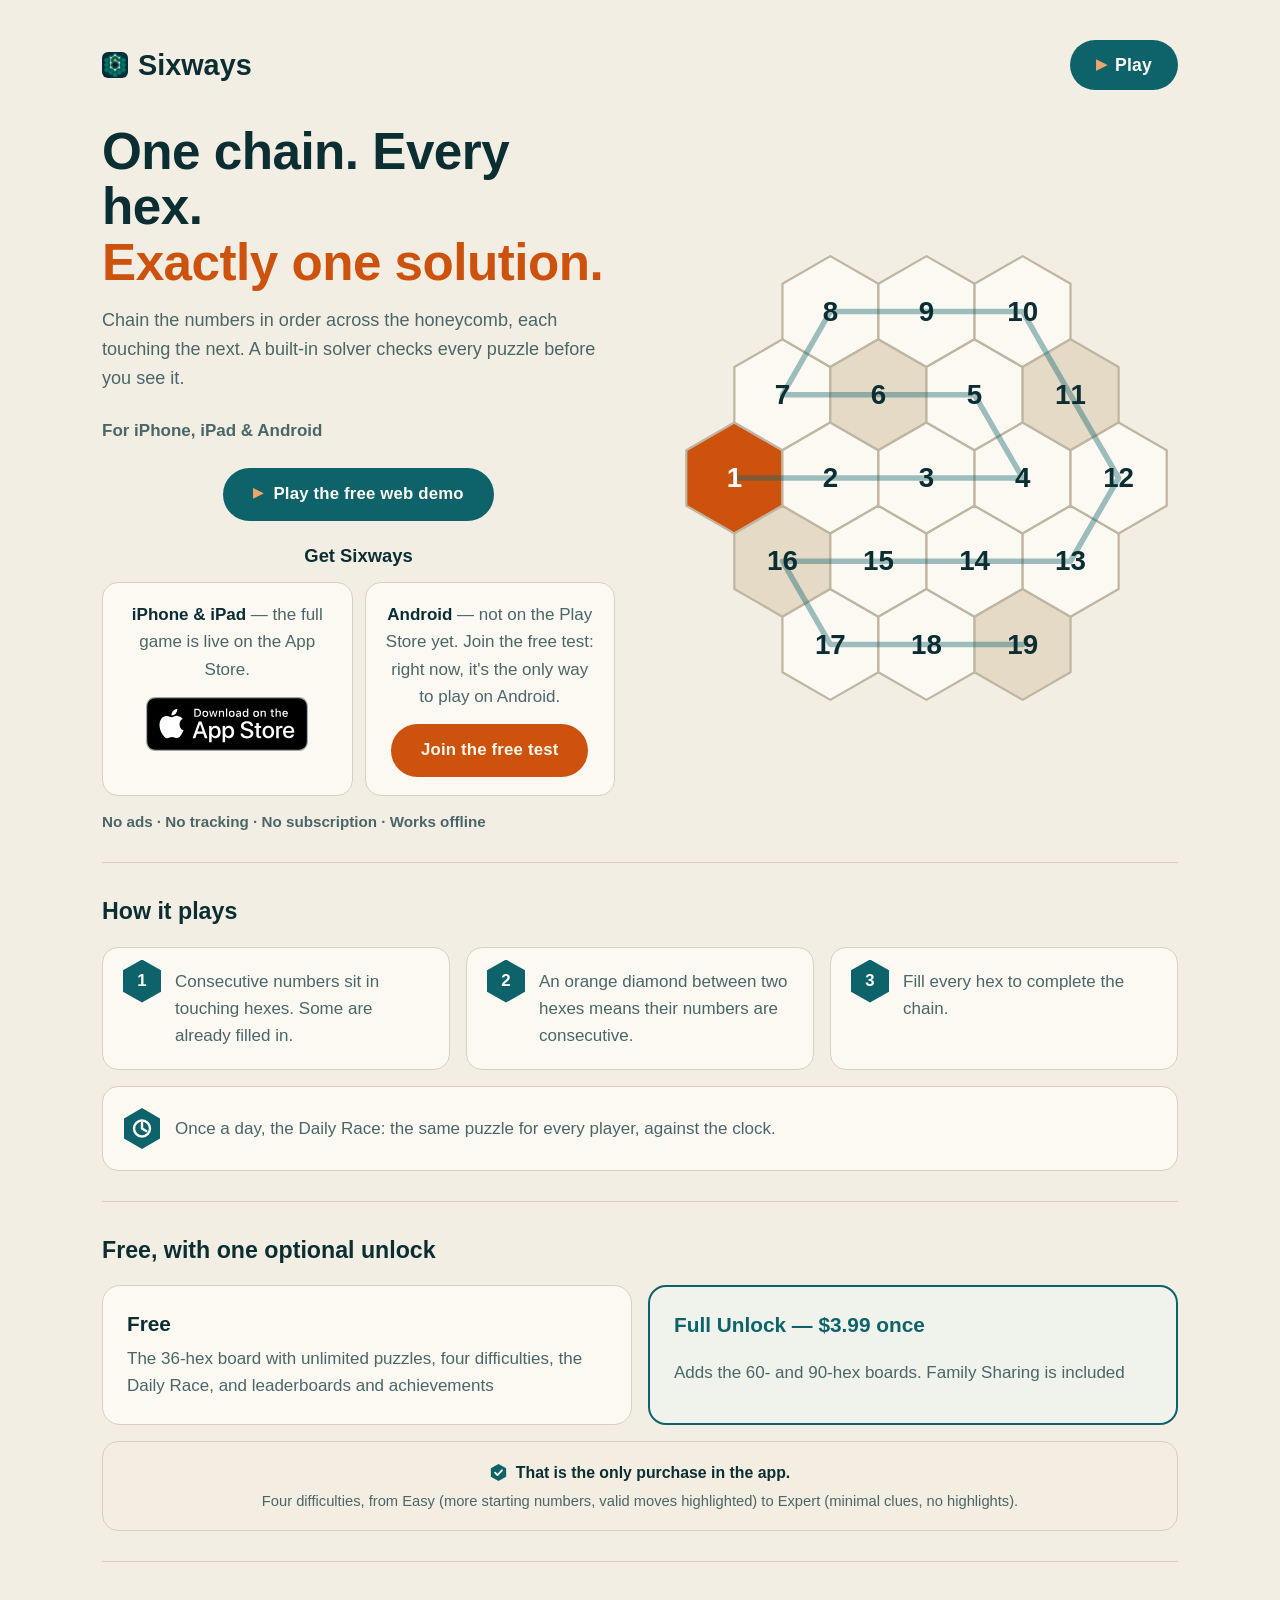
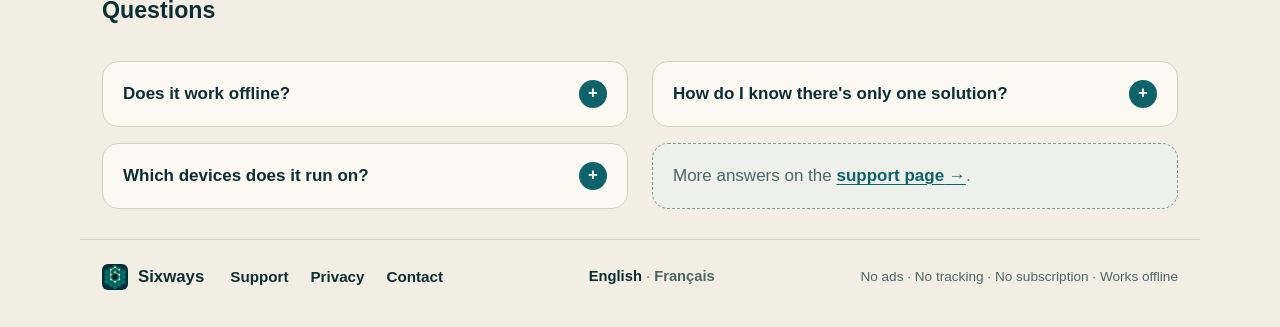
<file: index.html>
<!DOCTYPE html>
<html lang="en">
<head>
<meta charset="utf-8">
<meta name="viewport" content="width=device-width, initial-scale=1">
<title>Sixways — Hex Number-Path Puzzle Game</title>
<meta name="description" content="Sixways is a hex number-path logic puzzle: chain the numbers across the honeycomb — every board has exactly one solution. Play the free demo and daily puzzle.">
<link rel="canonical" href="https://sixways.app/">
<link rel="alternate" hreflang="en" href="https://sixways.app/">
<link rel="alternate" hreflang="fr" href="https://sixways.app/fr/">
<link rel="alternate" hreflang="x-default" href="https://sixways.app/">
<meta property="og:type" content="website">
<meta property="og:site_name" content="Sixways">
<meta property="og:title" content="Sixways — Hex Number-Path Puzzle Game">
<meta property="og:description" content="Sixways is a hex number-path logic puzzle: chain the numbers across the honeycomb — every board has exactly one solution. Play the free demo and daily puzzle.">
<meta property="og:url" content="https://sixways.app/">
<meta property="og:locale" content="en_US">
<meta property="og:locale:alternate" content="fr_FR">
<meta name="twitter:card" content="summary">
<meta name="twitter:title" content="Sixways — Hex Number-Path Puzzle Game">
<meta name="twitter:description" content="Sixways is a hex number-path logic puzzle: chain the numbers across the honeycomb — every board has exactly one solution. Play the free demo and daily puzzle.">
<meta name="theme-color" content="#F3EEE4">
<meta name="theme-color" media="(prefers-color-scheme: dark)" content="#0B2226">
<link rel="icon" type="image/png" href="[data-uri]">
<script type="application/ld+json">
{
  "@context": "https://schema.org",
  "@graph": [
    {
      "@type": "MobileApplication",
      "name": "Sixways",
      "url": "https://sixways.app/",
      "description": "Sixways is a hex number-path logic puzzle for iPhone, iPad and Android: chain the numbers across the honeycomb so every board has exactly one solution. Free, with an optional one-time $3.99 full unlock that adds the larger boards. No ads, no tracking, no subscription. Works offline.",
      "operatingSystem": ["iOS", "Android"],
      "applicationCategory": "GameApplication",
      "inLanguage": ["en", "fr"],
      "offers": [
        { "@type": "Offer", "name": "Sixways (free)", "price": "0", "priceCurrency": "USD" },
        { "@type": "Offer", "name": "Sixways Full Unlock (one-time in-app purchase)", "price": "3.99", "priceCurrency": "USD" }
      ]
    },
    {
      "@type": "WebApplication",
      "name": "Sixways web demo",
      "url": "https://sixways.app/play/",
      "description": "Play the free Sixways demo in your browser: the hex number-path puzzle on 36-, 60- and 90-cell boards, with all four difficulties, unlimited puzzles and the daily puzzle race. No ads, no tracking.",
      "applicationCategory": "GameApplication",
      "browserRequirements": "Requires JavaScript",
      "inLanguage": ["en", "fr"],
      "offers": { "@type": "Offer", "price": "0", "priceCurrency": "USD" }
    }
  ]
}
</script>
<link rel="stylesheet" href="styles.css?v=12">
</head>
<body>
<header>
  <a class="brand" href="index.html" aria-label="Sixways home"><img src="[data-uri]" width="26" height="26" alt="" aria-hidden="true" style="border-radius:6px"><span>Sixways</span></a>
  <nav aria-label="Main"><a class="nav-play" href="play/"><span class="tri" aria-hidden="true">▶</span>Play</a></nav>
</header>
<main>

  <section class="hero">
    <h1>One chain. Every hex.<br><span class="accent">Exactly one solution.</span></h1>
    <p class="lede">Chain the numbers in order across the honeycomb, each touching the next. A built-in solver checks every puzzle before you see it.</p>
    <div class="board"><svg viewBox="-136 -126 272 252" role="img" aria-label="A honeycomb of nineteen hexes with the numbers 1 to 19 chained in a single path">
<polygon points="-103.9,-30.0 -77.9,-15.0 -77.9,15.0 -103.9,30.0 -129.9,15.0 -129.9,-15.0" fill="#CC520E" stroke="#BFB5A0" stroke-width="1.2" stroke-linejoin="round"/>
<polygon points="-77.9,15.0 -52.0,30.0 -52.0,60.0 -77.9,75.0 -103.9,60.0 -103.9,30.0" fill="#E4DAC6" stroke="#BFB5A0" stroke-width="1.2" stroke-linejoin="round"/>
<polygon points="-52.0,60.0 -26.0,75.0 -26.0,105.0 -52.0,120.0 -77.9,105.0 -77.9,75.0" fill="#FCF9F3" stroke="#BFB5A0" stroke-width="1.2" stroke-linejoin="round"/>
<polygon points="-77.9,-75.0 -52.0,-60.0 -52.0,-30.0 -77.9,-15.0 -103.9,-30.0 -103.9,-60.0" fill="#FCF9F3" stroke="#BFB5A0" stroke-width="1.2" stroke-linejoin="round"/>
<polygon points="-52.0,-30.0 -26.0,-15.0 -26.0,15.0 -52.0,30.0 -77.9,15.0 -77.9,-15.0" fill="#FCF9F3" stroke="#BFB5A0" stroke-width="1.2" stroke-linejoin="round"/>
<polygon points="-26.0,15.0 0.0,30.0 0.0,60.0 -26.0,75.0 -52.0,60.0 -52.0,30.0" fill="#FCF9F3" stroke="#BFB5A0" stroke-width="1.2" stroke-linejoin="round"/>
<polygon points="0.0,60.0 26.0,75.0 26.0,105.0 0.0,120.0 -26.0,105.0 -26.0,75.0" fill="#FCF9F3" stroke="#BFB5A0" stroke-width="1.2" stroke-linejoin="round"/>
<polygon points="-52.0,-120.0 -26.0,-105.0 -26.0,-75.0 -52.0,-60.0 -77.9,-75.0 -77.9,-105.0" fill="#FCF9F3" stroke="#BFB5A0" stroke-width="1.2" stroke-linejoin="round"/>
<polygon points="-26.0,-75.0 0.0,-60.0 0.0,-30.0 -26.0,-15.0 -52.0,-30.0 -52.0,-60.0" fill="#E4DAC6" stroke="#BFB5A0" stroke-width="1.2" stroke-linejoin="round"/>
<polygon points="0.0,-30.0 26.0,-15.0 26.0,15.0 0.0,30.0 -26.0,15.0 -26.0,-15.0" fill="#FCF9F3" stroke="#BFB5A0" stroke-width="1.2" stroke-linejoin="round"/>
<polygon points="26.0,15.0 52.0,30.0 52.0,60.0 26.0,75.0 0.0,60.0 0.0,30.0" fill="#FCF9F3" stroke="#BFB5A0" stroke-width="1.2" stroke-linejoin="round"/>
<polygon points="52.0,60.0 77.9,75.0 77.9,105.0 52.0,120.0 26.0,105.0 26.0,75.0" fill="#E4DAC6" stroke="#BFB5A0" stroke-width="1.2" stroke-linejoin="round"/>
<polygon points="0.0,-120.0 26.0,-105.0 26.0,-75.0 0.0,-60.0 -26.0,-75.0 -26.0,-105.0" fill="#FCF9F3" stroke="#BFB5A0" stroke-width="1.2" stroke-linejoin="round"/>
<polygon points="26.0,-75.0 52.0,-60.0 52.0,-30.0 26.0,-15.0 0.0,-30.0 0.0,-60.0" fill="#FCF9F3" stroke="#BFB5A0" stroke-width="1.2" stroke-linejoin="round"/>
<polygon points="52.0,-30.0 77.9,-15.0 77.9,15.0 52.0,30.0 26.0,15.0 26.0,-15.0" fill="#FCF9F3" stroke="#BFB5A0" stroke-width="1.2" stroke-linejoin="round"/>
<polygon points="77.9,15.0 103.9,30.0 103.9,60.0 77.9,75.0 52.0,60.0 52.0,30.0" fill="#FCF9F3" stroke="#BFB5A0" stroke-width="1.2" stroke-linejoin="round"/>
<polygon points="52.0,-120.0 77.9,-105.0 77.9,-75.0 52.0,-60.0 26.0,-75.0 26.0,-105.0" fill="#FCF9F3" stroke="#BFB5A0" stroke-width="1.2" stroke-linejoin="round"/>
<polygon points="77.9,-75.0 103.9,-60.0 103.9,-30.0 77.9,-15.0 52.0,-30.0 52.0,-60.0" fill="#E4DAC6" stroke="#BFB5A0" stroke-width="1.2" stroke-linejoin="round"/>
<polygon points="103.9,-30.0 129.9,-15.0 129.9,15.0 103.9,30.0 77.9,15.0 77.9,-15.0" fill="#FCF9F3" stroke="#BFB5A0" stroke-width="1.2" stroke-linejoin="round"/>
<polyline points="-103.9,0.0 -52.0,0.0 0.0,0.0 52.0,0.0 26.0,-45.0 -26.0,-45.0 -77.9,-45.0 -52.0,-90.0 0.0,-90.0 52.0,-90.0 77.9,-45.0 103.9,0.0 77.9,45.0 26.0,45.0 -26.0,45.0 -77.9,45.0 -52.0,90.0 0.0,90.0 52.0,90.0" fill="none" stroke="#0E636B" stroke-width="3" stroke-linecap="round" stroke-linejoin="round" opacity="0.4"/>
<text x="-103.9" y="5.0" text-anchor="middle" font-size="15" font-weight="700" fill="#FFFDF9" font-family="ui-rounded,-apple-system,'SF Pro Rounded',sans-serif">1</text>
<text x="-77.9" y="50.0" text-anchor="middle" font-size="15" font-weight="700" fill="#0B2E33" font-family="ui-rounded,-apple-system,'SF Pro Rounded',sans-serif">16</text>
<text x="-52.0" y="95.0" text-anchor="middle" font-size="15" font-weight="700" fill="#0B2E33" font-family="ui-rounded,-apple-system,'SF Pro Rounded',sans-serif">17</text>
<text x="-77.9" y="-40.0" text-anchor="middle" font-size="15" font-weight="700" fill="#0B2E33" font-family="ui-rounded,-apple-system,'SF Pro Rounded',sans-serif">7</text>
<text x="-52.0" y="5.0" text-anchor="middle" font-size="15" font-weight="700" fill="#0B2E33" font-family="ui-rounded,-apple-system,'SF Pro Rounded',sans-serif">2</text>
<text x="-26.0" y="50.0" text-anchor="middle" font-size="15" font-weight="700" fill="#0B2E33" font-family="ui-rounded,-apple-system,'SF Pro Rounded',sans-serif">15</text>
<text x="0.0" y="95.0" text-anchor="middle" font-size="15" font-weight="700" fill="#0B2E33" font-family="ui-rounded,-apple-system,'SF Pro Rounded',sans-serif">18</text>
<text x="-52.0" y="-85.0" text-anchor="middle" font-size="15" font-weight="700" fill="#0B2E33" font-family="ui-rounded,-apple-system,'SF Pro Rounded',sans-serif">8</text>
<text x="-26.0" y="-40.0" text-anchor="middle" font-size="15" font-weight="700" fill="#0B2E33" font-family="ui-rounded,-apple-system,'SF Pro Rounded',sans-serif">6</text>
<text x="0.0" y="5.0" text-anchor="middle" font-size="15" font-weight="700" fill="#0B2E33" font-family="ui-rounded,-apple-system,'SF Pro Rounded',sans-serif">3</text>
<text x="26.0" y="50.0" text-anchor="middle" font-size="15" font-weight="700" fill="#0B2E33" font-family="ui-rounded,-apple-system,'SF Pro Rounded',sans-serif">14</text>
<text x="52.0" y="95.0" text-anchor="middle" font-size="15" font-weight="700" fill="#0B2E33" font-family="ui-rounded,-apple-system,'SF Pro Rounded',sans-serif">19</text>
<text x="0.0" y="-85.0" text-anchor="middle" font-size="15" font-weight="700" fill="#0B2E33" font-family="ui-rounded,-apple-system,'SF Pro Rounded',sans-serif">9</text>
<text x="26.0" y="-40.0" text-anchor="middle" font-size="15" font-weight="700" fill="#0B2E33" font-family="ui-rounded,-apple-system,'SF Pro Rounded',sans-serif">5</text>
<text x="52.0" y="5.0" text-anchor="middle" font-size="15" font-weight="700" fill="#0B2E33" font-family="ui-rounded,-apple-system,'SF Pro Rounded',sans-serif">4</text>
<text x="77.9" y="50.0" text-anchor="middle" font-size="15" font-weight="700" fill="#0B2E33" font-family="ui-rounded,-apple-system,'SF Pro Rounded',sans-serif">13</text>
<text x="52.0" y="-85.0" text-anchor="middle" font-size="15" font-weight="700" fill="#0B2E33" font-family="ui-rounded,-apple-system,'SF Pro Rounded',sans-serif">10</text>
<text x="77.9" y="-40.0" text-anchor="middle" font-size="15" font-weight="700" fill="#0B2E33" font-family="ui-rounded,-apple-system,'SF Pro Rounded',sans-serif">11</text>
<text x="103.9" y="5.0" text-anchor="middle" font-size="15" font-weight="700" fill="#0B2E33" font-family="ui-rounded,-apple-system,'SF Pro Rounded',sans-serif">12</text>
</svg></div>
    <p class="soon">For iPhone, iPad &amp; Android</p>
    <div class="play-cta"><a class="play-button" href="play/"><span class="tri" aria-hidden="true">▶</span>Play the free web demo</a><div class="get-sixways"><p class="get-heading">Get Sixways</p><div class="get-platform"><p class="get-text"><strong>iPhone &amp; iPad</strong> — the full game is live on the App Store.</p><a class="appstore-badge" href="https://apps.apple.com/app/id6838450390"><img src="assets/app-store-badge-en.svg" alt="Download on the App Store" width="162" height="54"></a></div><div class="get-platform"><p class="get-text"><strong>Android</strong> — not on the Play Store yet. Join the free test: right now, it's the only way to play on Android.</p><a class="android-test" href="https://sixways.app/test/">Join the free test</a></div></div></div>
    <p class="promises">No ads · No tracking · No subscription · Works offline</p>
  </section>

  <section>
    <h2>How it plays</h2>
    <ol class="steps">
      <li><span>1</span>Consecutive numbers sit in touching hexes. Some are already filled in.</li>
      <li><span>2</span>An orange diamond between two hexes means their numbers are consecutive.</li>
      <li><span>3</span>Fill every hex to complete the chain.</li>
    </ol>
    <div class="daily-note">
      <svg class="daily-mark" width="38" height="43" viewBox="0 0 38 43" aria-hidden="true"><polygon points="19,1 37,11.4 37,31.6 19,42 1,31.6 1,11.4" fill="#0E636B"/><circle cx="19" cy="21.5" r="8" fill="none" stroke="#FCF9F3" stroke-width="2.4"/><path d="M19 15.9 V21.5 L23.2 24.1" fill="none" stroke="#FCF9F3" stroke-width="2.4" stroke-linecap="round" stroke-linejoin="round"/></svg>
      <p>Once a day, the Daily Race: the same puzzle for every player, against the clock.</p>
    </div>
  </section>

  <section>
    <h2>Free, with one optional unlock</h2>
    <ul class="boards">
      <li><strong>Free</strong><span>The 36-hex board with unlimited puzzles, four difficulties, the Daily Race, and leaderboards and achievements</span></li>
      <li><strong>Full Unlock — $3.99 once</strong><span>Adds the 60- and 90-hex boards. Family Sharing is included</span></li>
    </ul>
    <div class="pricing-note">
      <p class="note-main"><svg class="note-mark" width="17" height="19" viewBox="0 0 20 22" aria-hidden="true"><polygon points="10,1 19,6 19,16 10,21 1,16 1,6" fill="#0E636B"/><path d="M6 11.2 8.8 14 14 8.4" fill="none" stroke="#FCF9F3" stroke-width="2.2" stroke-linecap="round" stroke-linejoin="round"/></svg>That is the only purchase in the app.</p>
      <p class="note-sub">Four difficulties, from Easy (more starting numbers, valid moves highlighted) to Expert (minimal clues, no highlights).</p>
    </div>
  </section>

  <section class="faq">
    <h2>Questions</h2>
    <details>
      <summary>Does it work offline?</summary>
      <p>Yes. Puzzles are generated on your device and your progress is saved there. Only
        the store and the game services use a connection: buying or restoring the unlock,
        and the leaderboards.</p>
    </details>
    <details>
      <summary>How do I know there's only one solution?</summary>
      <p>A built-in solver checks every puzzle before you see it. If a board can't be
        proven to have exactly one solution, it never reaches your screen.</p>
    </details>
    <details>
      <summary>Which devices does it run on?</summary>
      <p>Any iPhone or iPad running iOS 17 or later, or an Android phone or tablet.
        The unlock carries across your devices on the same store account — Apple
        Account or Google account. The free demo also runs in any modern browser.</p>
    </details>
    <p class="more"><span>More answers on the <a href="support.html">support page</a>.</span></p>
  </section>

</main>
<footer>
  <a class="brand" href="index.html"><img src="[data-uri]" width="26" height="26" alt="" aria-hidden="true" style="border-radius:6px"><span>Sixways</span></a>
  <nav aria-label="Footer"><a href="support.html">Support</a><a href="privacy.html">Privacy</a><a href="mailto:support@sixways.app?subject=Sixways%20support">Contact</a></nav>
  <p class="lang-select"><span class="lang-current">English</span> · <a href="fr/">Français</a></p>
  <p class="trust">No ads · No tracking · No subscription · Works offline</p>
</footer>
</body>
</html>
</file>
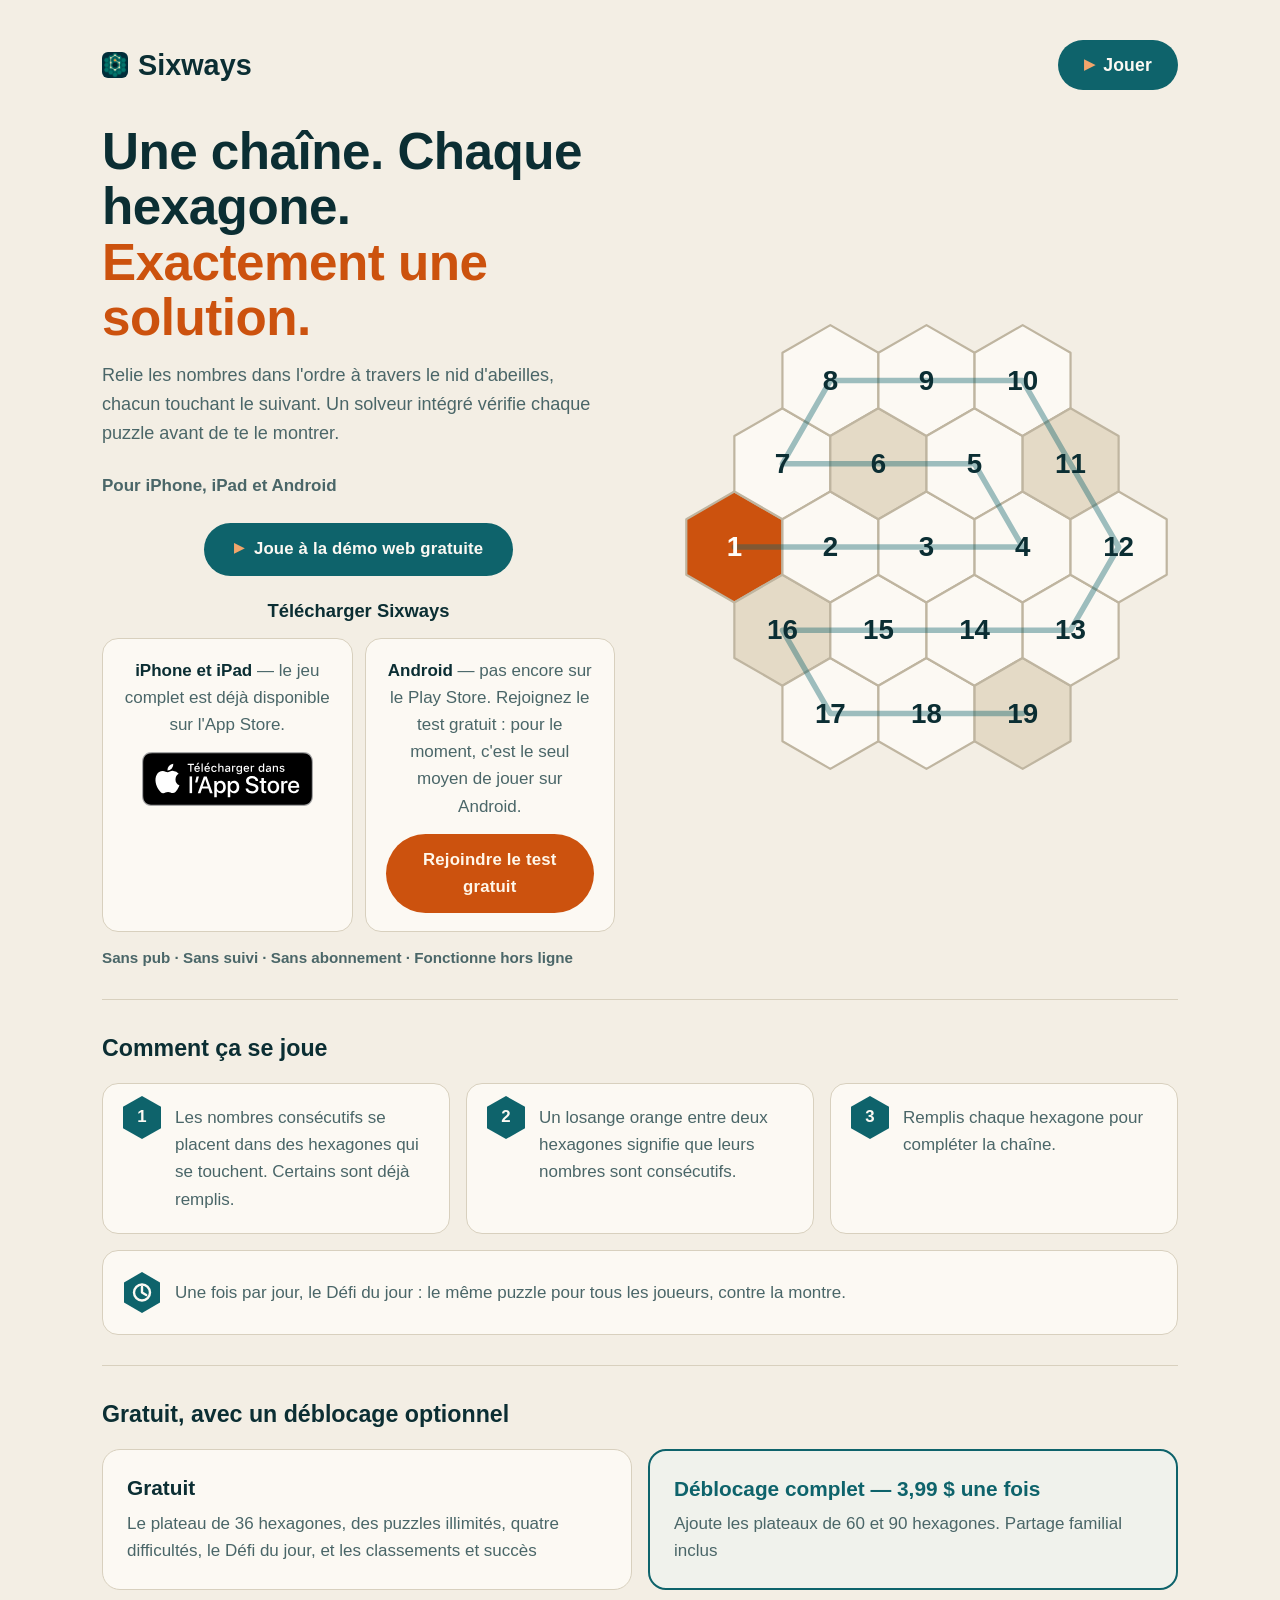
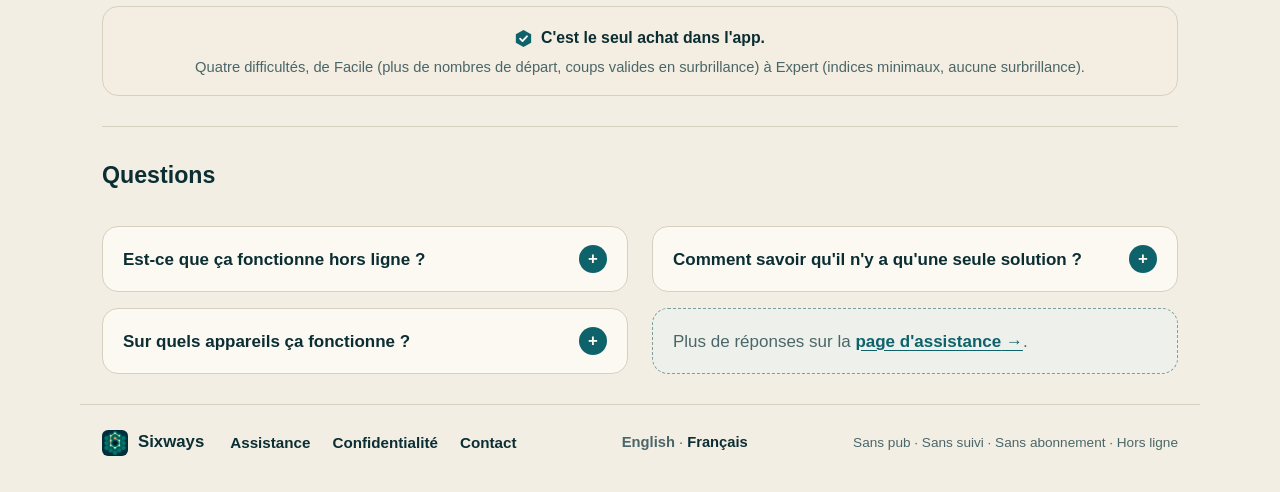
<file: fr/index.html>
<!DOCTYPE html>
<html lang="fr">
<head>
<meta charset="utf-8">
<meta name="viewport" content="width=device-width, initial-scale=1">
<title>Sixways — puzzle hexagonal de nombres</title>
<meta name="description" content="Sixways est un puzzle de logique hexagonal : relie les nombres sur le nid d'abeilles — chaque plateau a exactement une solution. Démo gratuite, puzzle du jour.">
<link rel="canonical" href="https://sixways.app/fr/">
<link rel="alternate" hreflang="en" href="https://sixways.app/">
<link rel="alternate" hreflang="fr" href="https://sixways.app/fr/">
<link rel="alternate" hreflang="x-default" href="https://sixways.app/">
<meta property="og:type" content="website">
<meta property="og:site_name" content="Sixways">
<meta property="og:title" content="Sixways — puzzle hexagonal de nombres">
<meta property="og:description" content="Sixways est un puzzle de logique hexagonal : relie les nombres sur le nid d'abeilles — chaque plateau a exactement une solution. Démo gratuite, puzzle du jour.">
<meta property="og:url" content="https://sixways.app/fr/">
<meta property="og:locale" content="fr_FR">
<meta property="og:locale:alternate" content="en_US">
<meta name="twitter:card" content="summary">
<meta name="twitter:title" content="Sixways — puzzle hexagonal de nombres">
<meta name="twitter:description" content="Sixways est un puzzle de logique hexagonal : relie les nombres sur le nid d'abeilles — chaque plateau a exactement une solution. Démo gratuite, puzzle du jour.">
<meta name="theme-color" content="#F3EEE4">
<meta name="theme-color" media="(prefers-color-scheme: dark)" content="#0B2226">
<link rel="icon" type="image/png" href="[data-uri]">
<script type="application/ld+json">
{
  "@context": "https://schema.org",
  "@graph": [
    {
      "@type": "MobileApplication",
      "name": "Sixways",
      "url": "https://sixways.app/fr/",
      "description": "Sixways est un puzzle de logique hexagonal pour iPhone, iPad et Android : relie les nombres sur le nid d'abeilles, chaque plateau a exactement une solution. Gratuit, avec un déblocage complet optionnel à 3,99 $ en achat unique qui ajoute les grands plateaux. Sans pub, sans suivi, sans abonnement. Fonctionne hors ligne.",
      "operatingSystem": ["iOS", "Android"],
      "applicationCategory": "GameApplication",
      "inLanguage": ["fr", "en"],
      "offers": [
        { "@type": "Offer", "name": "Sixways (gratuit)", "price": "0", "priceCurrency": "USD" },
        { "@type": "Offer", "name": "Déblocage complet Sixways (achat unique intégré)", "price": "3.99", "priceCurrency": "USD" }
      ]
    },
    {
      "@type": "WebApplication",
      "name": "Démo web Sixways",
      "url": "https://sixways.app/play/",
      "description": "Joue à la démo gratuite de Sixways dans ton navigateur : le puzzle hexagonal de nombres en plateaux de 36, 60 et 90 cases, quatre difficultés, puzzles illimités et le défi du jour. Sans pub, sans suivi.",
      "applicationCategory": "GameApplication",
      "browserRequirements": "Requires JavaScript",
      "inLanguage": ["fr", "en"],
      "offers": { "@type": "Offer", "price": "0", "priceCurrency": "USD" }
    }
  ]
}
</script>
<link rel="stylesheet" href="../styles.css?v=12">
</head>
<body>
<header>
  <a class="brand" href="index.html" aria-label="Accueil Sixways"><img src="[data-uri]" width="26" height="26" alt="" aria-hidden="true" style="border-radius:6px"><span>Sixways</span></a>
  <nav aria-label="Main"><a class="nav-play" href="../play/"><span class="tri" aria-hidden="true">▶</span>Jouer</a></nav>
</header>
<main>

  <section class="hero">
    <h1>Une chaîne. Chaque hexagone.<br><span class="accent">Exactement une solution.</span></h1>
    <p class="lede">Relie les nombres dans l'ordre à travers le nid d'abeilles, chacun touchant le suivant. Un solveur intégré vérifie chaque puzzle avant de te le montrer.</p>
    <div class="board"><svg viewBox="-136 -126 272 252" role="img" aria-label="Un nid d'abeilles de dix-neuf hexagones avec les nombres de 1 à 19 reliés en une seule chaîne">
<polygon points="-103.9,-30.0 -77.9,-15.0 -77.9,15.0 -103.9,30.0 -129.9,15.0 -129.9,-15.0" fill="#CC520E" stroke="#BFB5A0" stroke-width="1.2" stroke-linejoin="round"/>
<polygon points="-77.9,15.0 -52.0,30.0 -52.0,60.0 -77.9,75.0 -103.9,60.0 -103.9,30.0" fill="#E4DAC6" stroke="#BFB5A0" stroke-width="1.2" stroke-linejoin="round"/>
<polygon points="-52.0,60.0 -26.0,75.0 -26.0,105.0 -52.0,120.0 -77.9,105.0 -77.9,75.0" fill="#FCF9F3" stroke="#BFB5A0" stroke-width="1.2" stroke-linejoin="round"/>
<polygon points="-77.9,-75.0 -52.0,-60.0 -52.0,-30.0 -77.9,-15.0 -103.9,-30.0 -103.9,-60.0" fill="#FCF9F3" stroke="#BFB5A0" stroke-width="1.2" stroke-linejoin="round"/>
<polygon points="-52.0,-30.0 -26.0,-15.0 -26.0,15.0 -52.0,30.0 -77.9,15.0 -77.9,-15.0" fill="#FCF9F3" stroke="#BFB5A0" stroke-width="1.2" stroke-linejoin="round"/>
<polygon points="-26.0,15.0 0.0,30.0 0.0,60.0 -26.0,75.0 -52.0,60.0 -52.0,30.0" fill="#FCF9F3" stroke="#BFB5A0" stroke-width="1.2" stroke-linejoin="round"/>
<polygon points="0.0,60.0 26.0,75.0 26.0,105.0 0.0,120.0 -26.0,105.0 -26.0,75.0" fill="#FCF9F3" stroke="#BFB5A0" stroke-width="1.2" stroke-linejoin="round"/>
<polygon points="-52.0,-120.0 -26.0,-105.0 -26.0,-75.0 -52.0,-60.0 -77.9,-75.0 -77.9,-105.0" fill="#FCF9F3" stroke="#BFB5A0" stroke-width="1.2" stroke-linejoin="round"/>
<polygon points="-26.0,-75.0 0.0,-60.0 0.0,-30.0 -26.0,-15.0 -52.0,-30.0 -52.0,-60.0" fill="#E4DAC6" stroke="#BFB5A0" stroke-width="1.2" stroke-linejoin="round"/>
<polygon points="0.0,-30.0 26.0,-15.0 26.0,15.0 0.0,30.0 -26.0,15.0 -26.0,-15.0" fill="#FCF9F3" stroke="#BFB5A0" stroke-width="1.2" stroke-linejoin="round"/>
<polygon points="26.0,15.0 52.0,30.0 52.0,60.0 26.0,75.0 0.0,60.0 0.0,30.0" fill="#FCF9F3" stroke="#BFB5A0" stroke-width="1.2" stroke-linejoin="round"/>
<polygon points="52.0,60.0 77.9,75.0 77.9,105.0 52.0,120.0 26.0,105.0 26.0,75.0" fill="#E4DAC6" stroke="#BFB5A0" stroke-width="1.2" stroke-linejoin="round"/>
<polygon points="0.0,-120.0 26.0,-105.0 26.0,-75.0 0.0,-60.0 -26.0,-75.0 -26.0,-105.0" fill="#FCF9F3" stroke="#BFB5A0" stroke-width="1.2" stroke-linejoin="round"/>
<polygon points="26.0,-75.0 52.0,-60.0 52.0,-30.0 26.0,-15.0 0.0,-30.0 0.0,-60.0" fill="#FCF9F3" stroke="#BFB5A0" stroke-width="1.2" stroke-linejoin="round"/>
<polygon points="52.0,-30.0 77.9,-15.0 77.9,15.0 52.0,30.0 26.0,15.0 26.0,-15.0" fill="#FCF9F3" stroke="#BFB5A0" stroke-width="1.2" stroke-linejoin="round"/>
<polygon points="77.9,15.0 103.9,30.0 103.9,60.0 77.9,75.0 52.0,60.0 52.0,30.0" fill="#FCF9F3" stroke="#BFB5A0" stroke-width="1.2" stroke-linejoin="round"/>
<polygon points="52.0,-120.0 77.9,-105.0 77.9,-75.0 52.0,-60.0 26.0,-75.0 26.0,-105.0" fill="#FCF9F3" stroke="#BFB5A0" stroke-width="1.2" stroke-linejoin="round"/>
<polygon points="77.9,-75.0 103.9,-60.0 103.9,-30.0 77.9,-15.0 52.0,-30.0 52.0,-60.0" fill="#E4DAC6" stroke="#BFB5A0" stroke-width="1.2" stroke-linejoin="round"/>
<polygon points="103.9,-30.0 129.9,-15.0 129.9,15.0 103.9,30.0 77.9,15.0 77.9,-15.0" fill="#FCF9F3" stroke="#BFB5A0" stroke-width="1.2" stroke-linejoin="round"/>
<polyline points="-103.9,0.0 -52.0,0.0 0.0,0.0 52.0,0.0 26.0,-45.0 -26.0,-45.0 -77.9,-45.0 -52.0,-90.0 0.0,-90.0 52.0,-90.0 77.9,-45.0 103.9,0.0 77.9,45.0 26.0,45.0 -26.0,45.0 -77.9,45.0 -52.0,90.0 0.0,90.0 52.0,90.0" fill="none" stroke="#0E636B" stroke-width="3" stroke-linecap="round" stroke-linejoin="round" opacity="0.4"/>
<text x="-103.9" y="5.0" text-anchor="middle" font-size="15" font-weight="700" fill="#FFFDF9" font-family="ui-rounded,-apple-system,'SF Pro Rounded',sans-serif">1</text>
<text x="-77.9" y="50.0" text-anchor="middle" font-size="15" font-weight="700" fill="#0B2E33" font-family="ui-rounded,-apple-system,'SF Pro Rounded',sans-serif">16</text>
<text x="-52.0" y="95.0" text-anchor="middle" font-size="15" font-weight="700" fill="#0B2E33" font-family="ui-rounded,-apple-system,'SF Pro Rounded',sans-serif">17</text>
<text x="-77.9" y="-40.0" text-anchor="middle" font-size="15" font-weight="700" fill="#0B2E33" font-family="ui-rounded,-apple-system,'SF Pro Rounded',sans-serif">7</text>
<text x="-52.0" y="5.0" text-anchor="middle" font-size="15" font-weight="700" fill="#0B2E33" font-family="ui-rounded,-apple-system,'SF Pro Rounded',sans-serif">2</text>
<text x="-26.0" y="50.0" text-anchor="middle" font-size="15" font-weight="700" fill="#0B2E33" font-family="ui-rounded,-apple-system,'SF Pro Rounded',sans-serif">15</text>
<text x="0.0" y="95.0" text-anchor="middle" font-size="15" font-weight="700" fill="#0B2E33" font-family="ui-rounded,-apple-system,'SF Pro Rounded',sans-serif">18</text>
<text x="-52.0" y="-85.0" text-anchor="middle" font-size="15" font-weight="700" fill="#0B2E33" font-family="ui-rounded,-apple-system,'SF Pro Rounded',sans-serif">8</text>
<text x="-26.0" y="-40.0" text-anchor="middle" font-size="15" font-weight="700" fill="#0B2E33" font-family="ui-rounded,-apple-system,'SF Pro Rounded',sans-serif">6</text>
<text x="0.0" y="5.0" text-anchor="middle" font-size="15" font-weight="700" fill="#0B2E33" font-family="ui-rounded,-apple-system,'SF Pro Rounded',sans-serif">3</text>
<text x="26.0" y="50.0" text-anchor="middle" font-size="15" font-weight="700" fill="#0B2E33" font-family="ui-rounded,-apple-system,'SF Pro Rounded',sans-serif">14</text>
<text x="52.0" y="95.0" text-anchor="middle" font-size="15" font-weight="700" fill="#0B2E33" font-family="ui-rounded,-apple-system,'SF Pro Rounded',sans-serif">19</text>
<text x="0.0" y="-85.0" text-anchor="middle" font-size="15" font-weight="700" fill="#0B2E33" font-family="ui-rounded,-apple-system,'SF Pro Rounded',sans-serif">9</text>
<text x="26.0" y="-40.0" text-anchor="middle" font-size="15" font-weight="700" fill="#0B2E33" font-family="ui-rounded,-apple-system,'SF Pro Rounded',sans-serif">5</text>
<text x="52.0" y="5.0" text-anchor="middle" font-size="15" font-weight="700" fill="#0B2E33" font-family="ui-rounded,-apple-system,'SF Pro Rounded',sans-serif">4</text>
<text x="77.9" y="50.0" text-anchor="middle" font-size="15" font-weight="700" fill="#0B2E33" font-family="ui-rounded,-apple-system,'SF Pro Rounded',sans-serif">13</text>
<text x="52.0" y="-85.0" text-anchor="middle" font-size="15" font-weight="700" fill="#0B2E33" font-family="ui-rounded,-apple-system,'SF Pro Rounded',sans-serif">10</text>
<text x="77.9" y="-40.0" text-anchor="middle" font-size="15" font-weight="700" fill="#0B2E33" font-family="ui-rounded,-apple-system,'SF Pro Rounded',sans-serif">11</text>
<text x="103.9" y="5.0" text-anchor="middle" font-size="15" font-weight="700" fill="#0B2E33" font-family="ui-rounded,-apple-system,'SF Pro Rounded',sans-serif">12</text>
</svg></div>
    <p class="soon">Pour iPhone, iPad et Android</p>
    <div class="play-cta"><a class="play-button" href="../play/"><span class="tri" aria-hidden="true">▶</span>Joue à la démo web gratuite</a><div class="get-sixways"><p class="get-heading">Télécharger Sixways</p><div class="get-platform"><p class="get-text"><strong>iPhone et iPad</strong> — le jeu complet est déjà disponible sur l'App Store.</p><a class="appstore-badge" href="https://apps.apple.com/app/id6838450390"><img src="../assets/app-store-badge-fr.svg" alt="Télécharger sur l'App Store" width="171" height="54"></a></div><div class="get-platform"><p class="get-text"><strong>Android</strong> — pas encore sur le Play Store. Rejoignez le test gratuit : pour le moment, c'est le seul moyen de jouer sur Android.</p><a class="android-test" href="https://sixways.app/test/">Rejoindre le test gratuit</a></div></div></div>
    <p class="promises">Sans pub · Sans suivi · Sans abonnement · Fonctionne hors ligne</p>
  </section>

  <section>
    <h2>Comment ça se joue</h2>
    <ol class="steps">
      <li><span>1</span>Les nombres consécutifs se placent dans des hexagones qui se touchent. Certains sont déjà remplis.</li>
      <li><span>2</span>Un losange orange entre deux hexagones signifie que leurs nombres sont consécutifs.</li>
      <li><span>3</span>Remplis chaque hexagone pour compléter la chaîne.</li>
    </ol>
    <div class="daily-note">
      <svg class="daily-mark" width="38" height="43" viewBox="0 0 38 43" aria-hidden="true"><polygon points="19,1 37,11.4 37,31.6 19,42 1,31.6 1,11.4" fill="#0E636B"/><circle cx="19" cy="21.5" r="8" fill="none" stroke="#FCF9F3" stroke-width="2.4"/><path d="M19 15.9 V21.5 L23.2 24.1" fill="none" stroke="#FCF9F3" stroke-width="2.4" stroke-linecap="round" stroke-linejoin="round"/></svg>
      <p>Une fois par jour, le Défi du jour : le même puzzle pour tous les joueurs, contre la montre.</p>
    </div>
  </section>

  <section>
    <h2>Gratuit, avec un déblocage optionnel</h2>
    <ul class="boards">
      <li><strong>Gratuit</strong><span>Le plateau de 36 hexagones, des puzzles illimités, quatre difficultés, le Défi du jour, et les classements et succès</span></li>
      <li><strong>Déblocage complet — 3,99 $ une fois</strong><span>Ajoute les plateaux de 60 et 90 hexagones. Partage familial inclus</span></li>
    </ul>
    <div class="pricing-note">
      <p class="note-main"><svg class="note-mark" width="17" height="19" viewBox="0 0 20 22" aria-hidden="true"><polygon points="10,1 19,6 19,16 10,21 1,16 1,6" fill="#0E636B"/><path d="M6 11.2 8.8 14 14 8.4" fill="none" stroke="#FCF9F3" stroke-width="2.2" stroke-linecap="round" stroke-linejoin="round"/></svg>C'est le seul achat dans l'app.</p>
      <p class="note-sub">Quatre difficultés, de Facile (plus de nombres de départ, coups valides en surbrillance) à Expert (indices minimaux, aucune surbrillance).</p>
    </div>
  </section>

  <section class="faq">
    <h2>Questions</h2>
    <details>
      <summary>Est-ce que ça fonctionne hors ligne ?</summary>
      <p>Oui. Les puzzles sont générés sur ton appareil et ta progression y est
        enregistrée. Seuls la boutique et les services de jeu utilisent une connexion :
        acheter ou restaurer le déblocage, et les classements.</p>
    </details>
    <details>
      <summary>Comment savoir qu'il n'y a qu'une seule solution ?</summary>
      <p>Un solveur intégré vérifie chaque puzzle avant de te le montrer. Si un plateau
        ne peut pas être prouvé comme ayant exactement une solution, il n'arrive jamais
        sur ton écran.</p>
    </details>
    <details>
      <summary>Sur quels appareils ça fonctionne ?</summary>
      <p>Tout iPhone ou iPad sous iOS 17 ou plus récent, ou un téléphone ou une
        tablette Android. Le déblocage te suit sur tes appareils connectés au même
        compte de boutique (compte Apple ou compte Google). La démo gratuite
        fonctionne aussi dans tout navigateur récent.</p>
    </details>
    <p class="more"><span>Plus de réponses sur la <a href="support.html">page d'assistance</a>.</span></p>
  </section>

</main>
<footer>
  <a class="brand" href="index.html"><img src="[data-uri]" width="26" height="26" alt="" aria-hidden="true" style="border-radius:6px"><span>Sixways</span></a>
  <nav aria-label="Footer"><a href="support.html">Assistance</a><a href="privacy.html">Confidentialité</a><a href="mailto:support@sixways.app?subject=Assistance%20Sixways">Contact</a></nav>
  <p class="lang-select"><a href="../">English</a> · <span class="lang-current">Français</span></p>
  <p class="trust">Sans pub · Sans suivi · Sans abonnement · Hors ligne</p>
</footer>
</body>
</html>
</file>
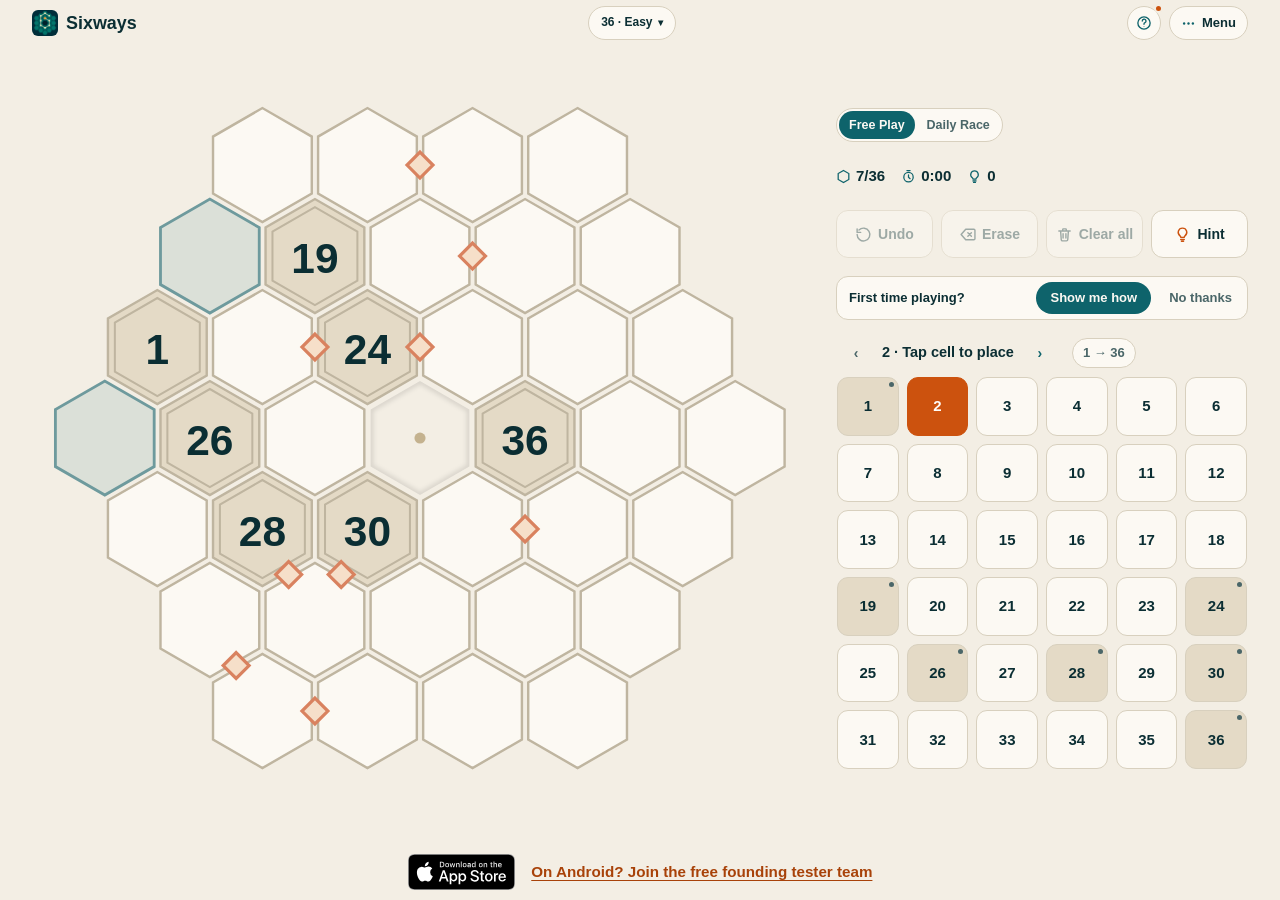
<file: play/index.html>
<!DOCTYPE html>
<html lang="en">
<head>
<meta charset="utf-8">
<meta name="viewport" content="width=device-width, initial-scale=1, viewport-fit=cover">
<meta name="color-scheme" content="light dark">
<link rel="canonical" href="https://sixways.app/play/">
<meta property="og:type" content="website">
<meta property="og:site_name" content="Sixways">
<meta property="og:title" content="Play Sixways Free — Hex Number-Path Puzzle & Daily Race">
<meta property="og:description" content="Play Sixways free in your browser: the 36-cell hex number-path puzzle with all four difficulties, unlimited puzzles and the daily race. No ads, no tracking.">
<meta property="og:url" content="https://sixways.app/play/">
<meta property="og:locale" content="en_US">
<meta property="og:locale:alternate" content="fr_FR">
<meta name="twitter:card" content="summary">
<meta name="twitter:title" content="Play Sixways Free — Hex Number-Path Puzzle & Daily Race">
<meta name="twitter:description" content="Play Sixways free in your browser: the 36-cell hex number-path puzzle with all four difficulties, unlimited puzzles and the daily race. No ads, no tracking.">
<meta name="theme-color" content="#F3EEE4">
<meta name="theme-color" media="(prefers-color-scheme: dark)" content="#0B2226">
<link rel="icon" type="image/png" href="[data-uri]">
<link rel="apple-touch-icon" href="/apple-touch-icon.png">
<title>Play Sixways Free — Hex Number-Path Puzzle & Daily Race</title>
<meta name="description" content="Play Sixways free in your browser: the 36-cell hex number-path puzzle with all four difficulties, unlimited puzzles and the daily race. No ads, no tracking.">
<style>
/* Sixways play page — the site's minimal brand (warm cream, deep teal,
   burnt orange; whitespace and hairlines, no cards, no shadows) over the
   original web build's game chrome. */
:root {
  --canvas: #F3EEE4;
  --surface: #FCF9F3;
  --surface-elevated: #E8E1D3;
  --parchment: #E4DAC6;
  --border: #D8D0BE;
  --ink: #0B2E33;
  --ink-soft: #4A6668;
  --orange: #CC520E;
  --orange-dark: #A84209;
  --teal: #0E636B;
  --accent: #CC520E;
  --accent-ink: #FFFDF9;
  --accent-text: #A84209;
  --hex-empty: #FCF9F3;
  --hex-given: #E4DAC6;
  --hex-filled: #EFE7D3;
  --hex-candidate: rgba(14, 99, 107, 0.10);
  --hex-stroke: #BFB5A0;
  --hex-hole: #F3EEE4;
  --hex-hole-dot: #C4B28F;
  --hex-hole-shadow: 0.10;
  --link: #CC520E;
  --link-soft: #D9825F;
  --link-ok: #0E636B;
  --error: #C42E22;
  --error-surface: #FCE5E2;
  --scrim: rgba(11, 46, 51, 0.42);
}
/* Dark mode (Batch 16, Jordan 2026-11-21): device preference only,
   no manual toggle. Every :root variable is remapped so no light
   value leaks; the few hardcoded component colors get overrides. */
@media (prefers-color-scheme: dark) {
  :root {
    --canvas: #0B2226;
    --surface: #14333A;
    --surface-elevated: #1B4046;
    --parchment: #1E434A;
    --border: #2A5258;
    --ink: #EAF3F1;
    --ink-soft: #9DB8B5;
    --orange: #E0641F;
    --orange-dark: #F0854C;
    --teal: #4FB3BC;
    --accent: #E0641F;
    --accent-ink: #FFFDF9;
    --accent-text: #F0854C;
    --hex-empty: #122E33;
    --hex-given: #265058;
    --hex-filled: #17393F;
    --hex-candidate: rgba(94, 200, 210, 0.13);
    --hex-stroke: #3D6B70;
    --hex-hole: #0A2B2F;
    --hex-hole-dot: #F5EFE4;
    --hex-hole-shadow: 0.35;
    --link: #F0854C;
    --link-soft: #E59A78;
    --link-ok: #4FB3BC;
    --error: #FF7A6B;
    --error-surface: #4A2320;
    --scrim: rgba(0, 0, 0, 0.55);
  }
}
* { box-sizing: border-box; }
html, body { margin: 0; padding: 0; }
html { height: 100%; touch-action: pan-x pan-y; }
body {
  background: var(--canvas); color: var(--ink);
  font-family: -apple-system, BlinkMacSystemFont, "SF Pro Text", "Segoe UI",
    Roboto, "Helvetica Neue", Arial, sans-serif;
  font-size: 17px; line-height: 1.6; -webkit-font-smoothing: antialiased;
  /* Non-scrolling play screen: the whole page is one viewport-tall
     column; only the board area flexes. 100dvh tracks Safari's
     collapsing browser chrome. A definite height (not min-height)
     is what makes the flex column actually compress the board. */
  height: 100vh; height: 100dvh;
  display: flex; flex-direction: column;
  position: relative;
}
/* The play screen never scrolls (Jordan, 2026-11-20): the game
   column is exactly one viewport tall and the footer links moved
   into the Menu, so the document itself is locked at every size.
   Inner scrollers (the zoomed board's pan, sheet bodies, the
   Menu) are unaffected. */
html, body { overflow: hidden; overscroll-behavior: none; }
button { font: inherit; }
button, [role="button"], select, summary, input:not([type="checkbox"], [type="radio"]) { min-height: 2rem; }
:focus-visible { outline: 3px solid var(--teal); outline-offset: 2px; }
.sr-only {
  position: absolute; width: 1px; height: 1px; padding: 0; margin: -1px;
  overflow: hidden; clip: rect(0 0 0 0); white-space: nowrap; border: 0;
}

/* ---------- Site header + footer (mirrors sixways.app) ---------- */
header, .game, footer { max-width: 760px; margin: 0 auto; padding: 0 22px; }
header {
  flex: none;
  display: flex; align-items: center; justify-content: space-between;
  padding-top: 6px; padding-bottom: 4px; width: 100%;
}
.header-actions { display: flex; align-items: center; gap: 8px; }
.brand {
  display: flex; align-items: center; gap: 8px;
  color: var(--ink); text-decoration: none; font-weight: 800; font-size: 1.08rem;
  font-family: ui-rounded, -apple-system, BlinkMacSystemFont, "SF Pro Rounded",
    "Segoe UI", Roboto, sans-serif;
}
.brand svg { display: block; }
/* Slim header lockup (Batch 15, Jordan 2026-11-21): the mark and
   wordmark step back down so the settings chip can share the
   header row; the freed height goes to the game area. Both
   chrome rows are one height — 34px (ruling 13). */
header .brand { font-size: 1.12rem; height: 34px; }
header .brand svg { width: 27px; height: 27px; }
header nav, footer nav { display: flex; gap: 22px; align-items: baseline; }
header nav a, footer nav a {
  color: var(--ink); text-decoration: none; font-weight: 600; font-size: 0.95rem; line-height: 1.2;
}
header nav a:hover, footer nav a:hover { color: var(--orange-dark); }
footer {
  /* Below the fold: the game column owns the full viewport; the
     footer hangs past it and is reached with a short scroll. */
  position: absolute; top: 100%; left: 0; right: 0; width: 100%;
  display: flex; flex-wrap: wrap; align-items: center; gap: 8px 26px;
  border-top: 1px solid var(--border); margin-top: 0;
  padding-top: 14px; padding-bottom: 18px;
}
footer .brand { font-size: 1.05rem; }
footer p { margin: 0; margin-left: auto; color: var(--ink-soft); font-size: 0.9rem; }

/* ---------- Game column ---------- */
.game {
  flex: 1 1 auto; min-height: 0; width: 100%;
  display: flex; flex-direction: column; gap: 6px;
}

/* Toolbar (mode switch + relocated stat chips on phone; the
   settings pill lives in the header since Batch 15) */
.toolbar { display: flex; align-items: center; gap: 8px; min-height: 34px; flex-wrap: wrap; }
.toolbar .spacer { flex: 1; }
/* Mode switch: Free Play / Daily Race (Phase 2) */
.mode-switch {
  display: inline-flex; background: var(--surface); border: 1px solid var(--border);
  border-radius: 999px; padding: 2px; gap: 2px; height: 34px;
}
.mode-switch button {
  border: 0; background: transparent; color: var(--ink-soft); cursor: pointer;
  border-radius: 999px; font-size: 12.5px; font-weight: 700; padding: 4px 10px; min-height: 28px;
}
.mode-switch button[aria-pressed="true"] { background: var(--teal); color: var(--surface); }
/* Settings pill — since Batch 15 it lives in the header row as a
   mini chip (Jordan's pick of three treatments, 2026-11-21),
   exactly 34px tall like everything else in the header stack
   (ruling 13 supersedes the chip's original 26px min-height). */
.pill {
  display: inline-flex; align-items: center; gap: 5px; flex: none;
  background: var(--surface); color: var(--ink); white-space: nowrap;
  border: 1px solid var(--border); border-radius: 999px;
  font-size: 12px; font-weight: 600; padding: 0 12px; height: 34px; min-height: 34px; cursor: pointer;
}
.pill .chev { font-size: 10px; font-weight: 800; }
.tool-btn {
  position: relative; display: inline-flex; align-items: center; gap: 6px;
  min-height: 32px; padding: 4px 11px; border-radius: 999px;
  border: 1px solid var(--border); background: var(--surface); color: var(--ink);
  font-size: 13px; font-weight: 600; cursor: pointer;
}
.tool-btn svg { width: 15px; height: 15px; color: var(--teal); flex: none; }
.tool-btn:hover { background: var(--surface-elevated); }
.lang-select { font-size: .92rem; color: var(--ink-soft); }
.lang-select button { background: none; border: none; font: inherit; color: var(--ink-soft); cursor: pointer; padding: 2px 5px; min-height: 0; }
.lang-select button.active { color: var(--ink); font-weight: 700; }
.tool-btn .dot {
  position: absolute; top: -3px; right: -3px; width: 9px; height: 9px;
  border-radius: 50%; background: var(--orange); border: 2px solid var(--canvas);
}
/* How to play is icon-only in the header (Batch 15): a true 34px
   circle, not a pill with the words removed. The text span stays
   in the DOM (applyLang writes it) but is never rendered — the
   button's aria-label carries the accessible name, and the red
   dot keeps marking the undecided-tutorial state. */
#btn-howto {
  width: 34px; height: 34px; min-height: 34px; padding: 0; flex: none;
  border-radius: 50%; justify-content: center; gap: 0;
}
#btn-howto svg { width: 16px; height: 16px; }
#btn-howto #howto-label { display: none; }
/* Menu button: same 34px as the rest of the header stack
   (ruling 13) — it grows from its natural 32px. */
#btn-menu { height: 34px; min-height: 34px; }
.menu-wrap { position: relative; }
.menu {
  position: absolute; right: 0; top: calc(100% + 6px); z-index: 40;
  min-width: 232px; background: var(--surface); border: 1px solid var(--border);
  border-radius: 12px; padding: 6px;
  /* The Menu now also carries the old footer links + language
     switch, so it can outgrow short viewports — cap and scroll it
     internally (the page itself never scrolls). */
  max-height: calc(100dvh - 84px); overflow-y: auto;
}
.menu a.menu-row { text-decoration: none; }
.menu .lang-select { margin: 0; padding: 7px 10px; }
/* The shared chrome rule `header nav { display: flex }` would
   lay the Menu's link rows side by side — they stack. */
.menu nav { display: block; }
.menu a.menu-row:hover { color: var(--ink); }
.menu[hidden] { display: none; }
.menu-row {
  display: flex; align-items: center; gap: 9px; width: 100%;
  background: transparent; border: 0; border-radius: 8px;
  color: var(--ink); font-size: 14px; font-weight: 600;
  padding: 9px 10px; min-height: 40px; cursor: pointer; text-align: left;
}
.menu-row:hover:not(:disabled) { background: var(--surface-elevated); }
.menu-row:disabled { color: var(--ink-soft); cursor: default; }
.menu-row.danger { color: var(--error); }
.menu-row .mi {
  width: 20px; flex: none; display: inline-flex;
  align-items: center; justify-content: center; color: var(--teal);
}
.menu-row.danger .mi { color: var(--error); }
.menu-row .mi svg { width: 16px; height: 16px; }
.menu hr { border: 0; border-top: 1px solid var(--border); margin: 5px 4px; }
.menu .toggle { cursor: pointer; }
.menu .toggle input { width: 17px; height: 17px; accent-color: var(--orange); margin: 0; }
.menu-info { padding: 8px 10px 6px; font-size: 13px; color: var(--ink-soft); line-height: 1.45; }
.menu-info[hidden] { display: none; }
.menu-info p { margin: 0; }

/* HUD */
.hud { display: flex; flex-direction: column; gap: 2px; }
.hud-row { display: flex; align-items: center; gap: 16px; font-variant-numeric: tabular-nums; }
/* The three stats ride in one wrapper so the phone layout can
   relocate them into the toolbar row (placeHud); display:contents
   keeps the wrapper invisible to layout everywhere else, so the
   tablet/desktop HUD row is exactly as before. */
.hud-stats { display: contents; }
.hud-stat { display: inline-flex; align-items: center; gap: 5px; font-size: 14px; }
.hud-stat svg { width: 15px; height: 15px; color: var(--teal); flex: none; }
.hud-stat strong { font-weight: 700; color: var(--ink); }
/* The clock chip is a toggle (Free Play): tap swaps live time for the
   standing best time. Accent colour marks the best-time view. */
#st-time-stat { cursor: pointer; }
#st-time-stat.best-on strong { color: var(--accent-text); }
.hud .spacer { flex: 1; }
.mistakes-pill {
  display: none; align-items: center; gap: 4px;
  background: var(--surface); color: var(--accent-text);
  border: 1px solid var(--border); border-radius: 999px;
  font-size: 12px; font-weight: 600; padding: 3px 9px; min-height: 30px; cursor: pointer;
}
.mistakes-pill.show { display: inline-flex; }
.mistakes-pill svg { flex: none; }
.hud-msg { font-size: 14px; font-weight: 600; color: var(--accent-text); min-height: 0; }
.hud-msg:empty { display: none; }
.hud-msg.warn { color: var(--error); }

/* Board */
.board-wrap {
  /* No tray: the board sits directly on the canvas, as large as the
     column allows (mirrors the native app). The wrap remains only as
     the positioning context for the zoom/status/win overlays. */
  position: relative; flex: 1 1 auto; min-height: 150px;
  display: flex;
  background: transparent; border: 0;
  border-radius: 0; padding: 0;
}
.board-scroll {
  flex: 1 1 auto; min-width: 0; min-height: 0;
  overflow: auto; -webkit-overflow-scrolling: touch; border-radius: 0;
  /* Pinch/drag on the board are handled in JS (pointer events), so
     the browser must not interpret them itself. Wheel scrolling and
     the scrollbars are unaffected. */
  touch-action: none;
}
svg#board {
  display: block; width: 100%; height: 100%; max-width: 560px; margin: 0 auto;
  touch-action: pan-x pan-y;
}
/* No browser zoom gestures anywhere on the page: double-tap zoom
   (iOS Safari zooms on rapid repeat taps, e.g. Undo) AND pinch page
   zoom are both off — pan-x pan-y is manipulation WITHOUT the
   pinch-zoom term. Page pinch was a trap (2026-11-24): a pinch
   starting off the board scaled the whole page, and the board's
   Safari gesture guard then swallowed the pinch back out, leaving
   no way back to 100%. Board zoom lives in the app instead (zoom
   pill; pinch on the 60/90 boards). touch-action is not inherited,
   so it is set universally. */
* { touch-action: pan-x pan-y; }
.hex { fill: var(--hex-empty); stroke: var(--hex-stroke); stroke-width: 1.2; cursor: pointer; }
.hex.given { fill: var(--hex-given); }
.hex.filled { fill: var(--hex-filled); }
.givenring { fill: none; stroke: var(--hex-stroke); stroke-width: 1; pointer-events: none; }
.holehex { fill: var(--hex-hole); pointer-events: none; }
.holeshadow { fill: none; stroke: #000; stroke-opacity: var(--hex-hole-shadow); stroke-width: 3; pointer-events: none; }
.holedot { fill: var(--hex-hole-dot); pointer-events: none; }
.hex.neighbor { fill: var(--hex-candidate); stroke: #6E9A9D; stroke-width: 1.4; stroke-dasharray: none; }
.hex.selected { stroke: var(--orange); stroke-width: 3; stroke-dasharray: none; }
.hex.bad { fill: var(--error-surface); stroke: var(--error); }
.hex:focus { stroke: var(--orange); stroke-width: 3.2; outline: none; }
.hex text, text.cellnum {
  font-family: ui-rounded, -apple-system, BlinkMacSystemFont, "SF Pro Rounded",
    "Segoe UI", Roboto, sans-serif; font-weight: 600;
  text-anchor: middle; dominant-baseline: central; pointer-events: none;
  font-variant-numeric: tabular-nums;
}
text.cellnum { fill: var(--teal); }
text.cellnum.given { fill: var(--ink); font-weight: 800; }
text.cellnum.bad { fill: var(--error); }
.pathline { stroke: var(--teal); stroke-width: 3; stroke-linecap: round; opacity: 0.35; pointer-events: none; }
.pathline.bad { stroke: var(--error); opacity: 0.55; stroke-dasharray: 6 5; }
.linkmark { fill: #F6DFC9; stroke: var(--link-soft); stroke-width: 1.6; pointer-events: none; }
.linkmark.ok { fill: var(--link-ok); stroke: var(--link-ok); }
.linkdot { fill: var(--surface); pointer-events: none; }
.errorpip { fill: var(--error); pointer-events: none; }
.hintpulse { fill: none; stroke: var(--orange); stroke-width: 2.5; pointer-events: none; }

.zoom-pill {
  /* Compact corner overlay (Jordan, 2026-11-20): small − / % / +
     grouped at the board's top-right corner on a semi-transparent
     surface. Shown only while zoomed in (Jordan, 2026-11-24): at
     100% it stays hidden on every board size, so it never covers
     tiles at rest. */
  position: absolute; top: 10px; right: 10px; z-index: 5;
  display: none; align-items: center; gap: 2px;
  background: color-mix(in srgb, var(--surface) 82%, transparent);
  border: 1px solid var(--border); border-radius: 10px; padding: 2px;
}
.zoom-pill.show { display: inline-flex; }
.zoom-pill button {
  border: 0; background: transparent; color: var(--ink); cursor: pointer;
  min-width: 32px; min-height: 32px; font-size: 13px; font-weight: 700; border-radius: 8px;
}
.zoom-pill button:disabled { color: var(--ink-soft); cursor: default; }
.zoom-pill .zoom-pct { min-width: 42px; font-size: 12px; font-variant-numeric: tabular-nums; }

.board-status {
  position: absolute; top: 14px; left: 50%; transform: translateX(-50%); z-index: 6;
  display: none; align-items: center; gap: 8px; white-space: nowrap;
  background: color-mix(in srgb, var(--surface) 95%, transparent);
  border: 1px solid var(--border); border-radius: 10px;
  padding: 7px 12px; font-size: 13px; font-weight: 600; color: var(--ink);
}
.board-status.show { display: inline-flex; }
.board-status.error { color: var(--error); }
.board-status .spinner {
  width: 14px; height: 14px; border-radius: 50%; flex: none;
  border: 2px solid var(--border); border-top-color: var(--orange);
  animation: spin 0.8s linear infinite;
}
@keyframes spin { to { transform: rotate(360deg); } }
.board-status button {
  border: 0; background: transparent; color: var(--accent-text);
  font-weight: 800; font-size: 13px; cursor: pointer; min-height: 28px; padding: 0 2px;
}
.toast {
  position: absolute; top: 14px; left: 50%; transform: translateX(-50%); z-index: 6;
  display: none; background: color-mix(in srgb, var(--surface) 95%, transparent);
  border: 1px solid var(--border); border-radius: 10px;
  padding: 7px 12px; font-size: 13px; font-weight: 600; color: var(--ink); white-space: nowrap;
}
.toast.show { display: block; }

.win-card {
  position: absolute; left: 10px; right: 10px; bottom: 10px; z-index: 7;
  display: none; padding: 16px; border-radius: 16px;
  background: color-mix(in srgb, var(--surface) 82%, transparent);
  -webkit-backdrop-filter: blur(10px); backdrop-filter: blur(10px);
  border: 1px solid var(--border);
}
.win-card.show { display: block; animation: rise 0.25s ease-out; }
@keyframes rise { from { transform: translateY(10px); opacity: 0; } to { transform: none; opacity: 1; } }
.win-head { display: flex; align-items: center; gap: 8px; }
.win-head .seal { color: var(--orange); font-size: 19px; }
.win-head h2 {
  margin: 0; font-size: 19px; font-weight: 800;
  font-family: ui-rounded, -apple-system, BlinkMacSystemFont, "SF Pro Rounded",
    "Segoe UI", Roboto, sans-serif;
}
.win-head .spacer { flex: 1; }
.win-dismiss {
  border: 0; background: transparent; color: var(--ink-soft); cursor: pointer;
  width: 36px; height: 36px; min-height: 36px; border-radius: 50%; font-size: 15px;
}
.win-detail { margin: 6px 0 12px; font-size: 14px; color: var(--ink-soft); font-variant-numeric: tabular-nums; }
.win-share { margin-bottom: 10px; }
.win-share[hidden] { display: none; }
.win-share .btn {
  width: 100%; display: flex; align-items: center; justify-content: center; gap: 8px;
}
.win-share .btn svg { width: 17px; height: 17px; color: var(--teal); flex: none; }
.win-actions { display: flex; gap: 10px; }
/* Store handoff (funnel, 2026-11-27): a slim bar under the game
   column plus a small upsell inside the win card. Presentation
   only — no game logic lives here. */
.store-handoff {
  flex: none; width: 100%; max-width: 760px; margin: 0 auto;
  display: flex; align-items: center; justify-content: center;
  flex-wrap: wrap; gap: 6px 16px; padding: 6px 22px 10px;
}
.store-handoff a.badge-link { display: inline-flex; line-height: 0; }
.store-handoff img { height: 36px; width: auto; display: block; }
.store-handoff a.android-test {
  color: var(--accent-text); font-weight: 700; font-size: 0.95rem;
  text-decoration: underline; text-underline-offset: 3px; white-space: nowrap;
}
.win-upsell {
  margin: 0 0 12px; padding-top: 10px; border-top: 1px solid var(--border);
  display: flex; align-items: center; flex-wrap: wrap; gap: 6px 14px;
  font-size: 14px;
}
.win-upsell a.badge-link { display: inline-flex; line-height: 0; }
.win-upsell img { height: 32px; width: auto; display: block; }
.win-upsell a.android-test { color: var(--accent-text); font-weight: 700; text-decoration: underline; text-underline-offset: 3px; }

.btn {
  font-size: 15px; font-weight: 700; cursor: pointer;
  border-radius: 14px; border: 1px solid var(--border);
  background: var(--surface); color: var(--ink);
  padding: 8px 16px; min-height: 50px;
}
.btn.primary { background: var(--orange); border-color: var(--orange); color: var(--accent-ink); }
.btn:disabled { color: var(--ink-soft); cursor: default; }
.win-actions .btn { flex: 1; }
.btn.secondary { background: var(--surface-elevated); }
.btn.destructive { background: var(--error); border-color: var(--error); color: #fff; }
.win-reopen {
  position: absolute; right: 16px; bottom: 16px; z-index: 7;
  display: none; width: 40px; height: 40px; min-height: 40px; border-radius: 50%;
  background: color-mix(in srgb, var(--surface) 95%, transparent);
  border: 1px solid var(--border); color: var(--orange); font-size: 17px; cursor: pointer;
  align-items: center; justify-content: center;
}
.win-reopen.show { display: inline-flex; }

/* Action bar — one consistent style: inline SVG icon + label */
.actions { display: flex; gap: 8px; }
.action-btn {
  flex: 1; display: flex; align-items: center; justify-content: center; gap: 6px;
  background: var(--surface); color: var(--ink);
  border: 1px solid var(--border); border-radius: 12px;
  min-height: 42px; padding: 5px 6px; cursor: pointer;
  font-size: 13px; font-weight: 600;
}
.action-btn svg { width: 17px; height: 17px; color: var(--teal); flex: none; }
.action-btn.hint svg { color: var(--orange); }
.action-btn:active:not(:disabled) { background: var(--surface-elevated); }
.action-btn:disabled { opacity: 0.5; color: var(--ink-soft); cursor: default; }
.action-btn:disabled svg { color: var(--ink-soft); }
.action-btn .lbl-short { display: none; }
@media (max-width: 767px) {
  /* Four buttons across on phones: the Clear-all button uses its
     short label (full text stays in the aria-label). */
  .actions { gap: 6px; }
  .action-btn { min-width: 0; }
  .action-btn .lbl-full { display: none; }
  .action-btn .lbl-short { display: inline; }
}
@media (max-width: 430px) {
  /* French action labels (Annuler / Effacer / Indice) are too long
     for four-across at this width — stack icon over label instead
     of letting the row overflow the screen edge. */
  html[lang="fr"] .action-btn { flex-direction: column; gap: 2px; min-height: 48px; font-size: 11.5px; }
}

/* Coach pill */
.coach {
  display: none; align-items: center; gap: 8px;
  background: var(--surface); border: 1px solid var(--border); border-radius: 12px;
  padding: 5px 5px 5px 12px; font-size: 13px; font-weight: 600;
}
.coach.show { display: flex; }
.coach .spacer { flex: 1; }
.coach button {
  border: 0; background: transparent; color: var(--ink-soft); cursor: pointer;
  width: 32px; height: 32px; min-height: 32px; font-size: 13px; flex: none;
}

/* Tutorial invite (first visit only; the coach itself is opt-in) */
.coach.invite button { width: auto; height: auto; min-height: 32px; padding: 0 10px; font-weight: 700; }
.coach.invite .invite-yes {
  background: var(--teal); color: var(--surface); border-radius: 999px; padding: 0 14px;
}
.coach.invite .invite-yes:hover { background: #0A4E54; }
.coach.invite .invite-no { color: var(--ink-soft); }
.coach.invite .invite-no:hover { color: var(--ink); }

#guide .guide-done {
  width: auto; height: auto; min-height: 32px; padding: 0 12px; font-weight: 700;
  background: var(--teal); color: var(--surface); border-radius: 999px;
}
#guide .guide-done:hover { background: #0A4E54; }
.dir-toggle {
  margin-left: 6px; padding: 2px 10px; border: 1px solid var(--border);
  border-radius: 999px; background: var(--surface); color: var(--ink-soft);
  font-weight: 700; font-size: 13px; line-height: 1.15; min-height: 30px;
  cursor: pointer; white-space: nowrap; flex: none;
}
.dir-toggle:hover { color: var(--ink); }
.stepper.primary { color: var(--teal); font-weight: 800; }

/* Number pad tray */
.pad-head { display: flex; align-items: center; gap: 6px; min-height: 26px; margin-bottom: 8px; }
.stepper {
  border: 0; background: transparent; color: var(--ink); cursor: pointer;
  width: 40px; height: 28px; min-height: 28px; font-size: 14px; font-weight: 800; flex: none;
}
.stepper:disabled { color: var(--ink-soft); cursor: default; }
.pad-now { font-size: 13.5px; font-weight: 600; white-space: nowrap; }
.pad-head .spacer { flex: 1; }
.range-pill {
  background: var(--surface); color: var(--accent-text);
  border: 1px solid var(--border); border-radius: 999px;
  font-size: 12px; font-weight: 600; padding: 3px 8px; min-height: 28px; cursor: pointer; flex: none;
}
.range-pill.active { background: var(--teal); border-color: var(--teal); color: var(--surface); }
/* All 36 keys are always visible — the pad never scrolls.
   Phones: 9 across x 4 rows. Wider screens: 12 across x 3 rows. */
.pad-scroll { position: relative; }
#pad {
  display: grid; grid-template-columns: repeat(9, 1fr);
  gap: 5px; position: relative; padding: 1px;
}
@media (min-width: 641px) { #pad { grid-template-columns: repeat(12, 1fr); } }
.chip {
  position: relative; font-size: 14px; font-weight: 600; font-variant-numeric: tabular-nums;
  background: var(--surface); color: var(--ink);
  border: 1px solid var(--border); border-radius: 11px;
  padding: 0; min-height: 36px; cursor: pointer;
}
@media (max-width: 640px) { .chip { min-height: 36px; } }
.chip.given { background: var(--hex-given); font-weight: 800; }
.chip.given::after {
  content: ""; position: absolute; top: 4px; right: 4px;
  width: 5px; height: 5px; border-radius: 50%; background: var(--ink-soft);
}
.chip.placed { background: var(--hex-filled); color: var(--ink-soft); }
.chip.placed::after {
  content: "✓"; position: absolute; top: 2px; right: 4px;
  font-size: 8px; font-weight: 800; color: var(--teal);
}
.chip.selected { background: var(--orange); border-color: var(--orange); color: var(--accent-ink); }
.chip.selected::after { content: none; }
.chip:disabled { cursor: default; }

/* Modals */
.backdrop {
  position: fixed; inset: 0; z-index: 60; background: var(--scrim);
  display: none; align-items: flex-end; justify-content: center;
}
.backdrop.show { display: flex; }
@media (min-width: 640px) { .backdrop { align-items: center; padding: 20px; } }
.sheet {
  background: var(--canvas); color: var(--ink); width: min(520px, 100%);
  max-height: 88dvh; display: flex; flex-direction: column;
  border: 1px solid var(--border); border-bottom: 0;
  border-radius: 20px 20px 0 0;
}
@media (min-width: 640px) { .sheet { border-radius: 20px; border-bottom: 1px solid var(--border); } }
.sheet-head { display: flex; align-items: center; padding: 14px 20px 4px; }
.sheet-head h2 {
  margin: 0; font-size: 17px; font-weight: 800; flex: 1; text-align: center;
  font-family: ui-rounded, -apple-system, BlinkMacSystemFont, "SF Pro Rounded",
    "Segoe UI", Roboto, sans-serif;
}
.sheet-close {
  border: 0; background: var(--surface-elevated); color: var(--ink-soft); cursor: pointer;
  width: 36px; height: 36px; min-height: 36px; border-radius: 50%; font-size: 14px; font-weight: 800; flex: none;
}
.sheet-body { overflow-y: auto; padding: 14px 20px 20px; }
.sheet-foot { padding: 0 20px 20px; }
.sheet h3 { margin: 16px 0 10px; font-size: 15px; font-weight: 700; }
.sheet h3:first-child { margin-top: 2px; }
.size-cards { display: flex; gap: 10px; }
.size-card {
  flex: 1; display: flex; flex-direction: column; align-items: center; gap: 4px;
  background: var(--surface); color: var(--ink); border: 1px solid var(--border);
  border-radius: 14px; min-height: 74px; padding: 10px 4px; cursor: pointer;
}
.size-card .n { font-size: 22px; font-weight: 800; }
.size-card .s { font-size: 12px; font-weight: 600; }
.size-card[aria-pressed="true"] { background: var(--orange); border-color: var(--orange); color: var(--accent-ink); }
.size-card.locked {
  background: var(--canvas); color: var(--ink-soft); cursor: default;
  border-style: dashed;
}
.size-card.locked .n { color: var(--ink-soft); }
.size-card.locked .s { color: var(--accent-text); }
.diff-chips { display: flex; gap: 8px; flex-wrap: wrap; }
.diff-chip {
  flex: 1 1 70px; background: var(--surface); color: var(--ink);
  border: 1px solid var(--border); border-radius: 10px;
  min-height: 44px; font-size: 14px; font-weight: 600; cursor: pointer;
}
.diff-chip[aria-pressed="true"] { background: var(--orange); border-color: var(--orange); color: var(--accent-ink); }
.diff-line { font-size: 14px; color: var(--ink-soft); margin: 12px 0 0; line-height: 1.45; }
.sheet-foot .btn { width: 100%; }
.howto-card {
  display: flex; gap: 12px; align-items: flex-start;
  background: var(--surface); border: 1px solid var(--border); border-radius: 14px;
  padding: 14px; margin-bottom: 12px;
}
.howto-card svg { width: 24px; height: 24px; color: var(--orange); flex: none; margin-top: 1px; }
.howto-card strong { display: block; font-size: 14px; margin-bottom: 3px; }
.howto-card p { margin: 0; font-size: 14px; color: var(--ink-soft); line-height: 1.45; }
.about h3 { margin-top: 18px; }
.about p { margin: 0; font-size: 14px; color: var(--ink-soft); line-height: 1.5; }
.confirm-text { font-size: 15px; color: var(--ink-soft); margin: 4px 0 18px; line-height: 1.5; }
.confirm-actions { display: flex; gap: 10px; }
.confirm-actions .btn { flex: 1; min-height: 48px; }

@media (max-width: 480px) {
  header, .game, footer { padding: 0 14px; }
  header { padding-top: 6px; padding-bottom: 6px; }
  footer { padding-top: 12px; padding-bottom: 14px; }
  .toolbar { gap: 6px; }
  .mode-switch button { font-size: 12px; padding: 4px 9px; }
  .tool-btn { font-size: 12px; padding: 4px 10px; gap: 5px; }
  .coach { font-size: 12.5px; padding: 4px 4px 4px 10px; }
  .coach.invite button { min-height: 30px; }
  .coach.invite .invite-yes { padding: 0 11px; }
}
@media (max-width: 380px) {
  footer { gap: 6px 18px; }
  footer .brand { font-size: 1rem; }
  header nav a, footer nav a, footer nav .nav-btn { font-size: 0.88rem; }
}
/* Short viewports (Safari chrome shown, small phones): tighten the
   fixed chrome further so the board keeps the room.
   Pad keys never drop below a 33px touch target. */
@media (max-height: 920px) {
  .game { gap: 5px; }
  .action-btn { min-height: 40px; }
  .pad-head { min-height: 24px; }
}
@media (max-height: 760px) {
  .game { gap: 4px; }
  .board-wrap { min-height: 120px; }
  .action-btn { min-height: 38px; }
  .chip { min-height: 33px; }
  header { padding-top: 5px; padding-bottom: 5px; }
  footer { padding-top: 10px; padding-bottom: 12px; }
}
@media (prefers-reduced-motion: reduce) {
  * { animation: none !important; transition: none !important; }
}

/* ---------- Tablet & desktop (≥768px) ----------
   The phone layout above (≤767px) is unchanged. On wider screens the
   760px page cap and the board's 560px cap come off: in a single
   column the board is sized by the space it actually has (the flexed
   board area), and in landscape ≥1024px the game becomes two columns
   — board left and dominant, controls in a right-hand column. The
   board SVG keeps width/height 100% and no CSS max-width ever clamps
   it, so zoom (inline % sizes from applyZoom) is unaffected. */
@media (min-width: 768px) {
  header, .game, footer { max-width: 1080px; padding: 0 28px; }
  /* No extra top cushion on the play page (Jordan, 2026-11-20):
     the header keeps the normal tight 6px above the brand row, as
     on phone — the freed height goes to the game area. The
     shorthand above zeroes the vertical padding, so the bottom
     is re-asserted too (Batch 15: 6px / 4px at every width). The
     homepage keeps its own header cushion; this page's bottom
     cushion below is unchanged. */
  header { padding-top: 6px; padding-bottom: 4px; }
  /* Bottom cushion (Jordan, 2026-11-20): matching breathing room
     below the game area in both orientations, so the board/pad
     never sits flush against the screen's bottom edge. Absorbed
     by the layout's slack like the header cushion; the drawn
     board is width-limited and does not shrink (verified at
     1194x834 and 834x1194). The landscape block below re-asserts
     it after its own padding shorthand. */
  .game { padding-bottom: 18px; }
  svg#board { max-width: none; }
  .win-card { max-width: 560px; }
  .hud-stat { font-size: 15px; }
  .action-btn { min-height: 42px; font-size: 14px; }
  .pad-head { min-height: 30px; }
  .pad-now { font-size: 14.5px; }
  .chip { min-height: 44px; font-size: 15px; }
}
@media (min-width: 1024px) and (orientation: landscape) {
  header, .game, footer { max-width: 1460px; padding: 0 32px; }
  /* The shorthand above would flatten the vertical padding —
     re-assert it: header top stays the normal tight 6px (no top
     cushion on the play page) over the Batch 15 4px bottom, and
     the game area's own bottom cushion is kept below. */
  header { padding-top: 6px; padding-bottom: 4px; }
  .game { padding-bottom: 18px; }
  .game {
    display: grid;
    grid-template-columns: minmax(0, 1fr) 412px;
    /* The control column is ONE block: fixed 18px gaps between the
       groups, and a flexible spacer row above and below the block
       so leftover height splits evenly over and under it instead of
       pooling between the groups (align-content: space-between
       spread the gaps to ~104px, which read as cavernous). The
       invite and the coach share the fourth control row — the page
       never shows both at once — and when neither is shown the
       :has() rule below drops that row entirely, so a hidden
       element never leaves a phantom gap behind. The board spans
       every row, spacers included, so its area keeps the full
       column height. */
    grid-template-rows: 1fr auto auto auto auto auto 1fr;
    column-gap: 28px; row-gap: 18px;
  }
  .game:not(:has(> #tutorial-invite.show, > #coach.show, > #guide.show)) {
    grid-template-rows: 1fr auto auto auto auto 1fr;
  }
  .board-wrap { grid-column: 1; grid-row: 1 / -1; min-height: 0; }
  /* Keep the board out of the row sizing: as an absolutely
     positioned inset box (the wrap is its positioning context) the
     board area contributes no intrinsic height to the rows it spans.
     Without this, the board's intrinsic height leaked ~22px into
     every control row and pooled above the bottom-anchored pad. */
  .board-scroll { position: absolute; inset: 0; }
  .toolbar { grid-column: 2; grid-row: 2; }
  .hud { grid-column: 2; grid-row: 3; }
  .actions { grid-column: 2; grid-row: 4; }
  #tutorial-invite { grid-column: 2; grid-row: 5; }
  #coach { grid-column: 2; grid-row: 5; }
  #guide { grid-column: 2; grid-row: 5; }
  .pad-tray { grid-column: 2; grid-row: 6; }
  .game:not(:has(> #tutorial-invite.show, > #coach.show, > #guide.show)) .pad-tray { grid-row: 5; }
  #pad { grid-template-columns: repeat(6, 1fr); gap: 8px; }
  /* Big boards in landscape (range pills present = N > 36): 10
     across, so the pad is 6 rows at 60 and 9 rows at 90 instead of
     10/15 — the column can then fit the board's height exactly,
     with the precise key height measured and set by
     syncLandscapeLayout() through --chipH. */
  .game:has(#range-pills > :nth-child(2)) #pad { grid-template-columns: repeat(10, 1fr); }
  .chip { height: var(--chipH, 50px); min-height: var(--chipH, 50px); }
  .action-btn { min-height: 48px; }
}

/* ---------- Phone rearrangement (<768px, Jordan 2026-11-20) ----------
   Win board space back from the chrome. The status row first
   floated as a compact centred strip over the board area's top
   letterbox; Jordan then asked for the stats up in the toolbar
   row itself — so placeHud() relocates #hud-stats into the
   toolbar on phone (and back into the HUD row at ≥768px).
   Batch 15 (2026-11-21) finished the arrangement: the size pill
   moved up into the header as a mini chip, and the stats ride
   in the toolbar as chips with their icons back, right-aligned
   as a group after the spacer — mode switch left, chips right,
   mirroring the header's brand-left/actions-right logic. What
   stays over the board's top letterbox is only the transient
   furniture: the mistakes pill and the game-message chip. Taps
   pass through that strip except on the mistakes pill itself. */
@media (max-width: 767px) {
  /* Slimmer side margins: the game column (board included) uses
     nearly the full width; the header aligns to the same inset. */
  header, .game { padding-left: 8px; padding-right: 8px; }
  .game { position: relative; }
  /* Stats in the toolbar row as chips (Batch 15): icons shown,
     tabular numerals so the timer never jitters, the group
     right-aligned after the spacer. One line: nothing wraps and
     nothing shrinks silently — the groups take their natural
     width and the spacer absorbs what's left. EN and FR fit the
     row in Free Play and Daily Race alike — measured with
     worst-case labels; the ≥768px HUD row is unchanged. */
  .toolbar { gap: 4px; flex-wrap: nowrap; }
  .toolbar .mode-switch { flex: none; }
  .toolbar .mode-switch button, .toolbar .hud-stat { white-space: nowrap; }
  .toolbar .hud-stats { display: inline-flex; align-items: center; gap: 6px; flex: none; }
  .toolbar .hud-stat {
    background: var(--surface); border: 1px solid var(--border); border-radius: 999px;
    padding: 3px 9px; gap: 5px; font-size: 12.5px; font-variant-numeric: tabular-nums;
    height: 34px; min-height: 34px;
  }
  .toolbar .hud-stat svg { display: block; width: 12px; height: 12px; }
  .hud {
    position: absolute; top: 44px; left: 8px; right: 8px; z-index: 4;
    align-items: center; pointer-events: none;
  }
  .hud-row { justify-content: center; gap: 10px; }
  .hud-row .spacer { display: none; }
  #mistakes-pill { pointer-events: auto; }
  /* Game messages become a small centred chip under the stats
     instead of a flow row that resizes the board. */
  .hud-msg {
    background: color-mix(in srgb, var(--surface) 92%, transparent);
    border: 1px solid var(--border); border-radius: 999px;
    padding: 1px 12px; font-size: 13px;
  }
  /* But a floating chip still COVERS the board whenever the
     board is height-constrained and its top row reaches the
     wrap's top — the letterbox the strip was designed to sit in
     is not always there (the French daily banner, three lines
     on a phone, sat on the top row). So while the strip carries
     anything visible — a game message or the mistakes pill —
     it leaves the overlay and takes its height in flow: the
     board flexes smaller by exactly the strip's height and
     every cell stays visible (the pill-reserve principle).
     Empty, it keeps floating at zero height, as before. */
  .game:has(.hud-msg:not(:empty)) .hud,
  .game:has(#mistakes-pill.show) .hud {
    position: static;
  }
  /* The generating / backup-puzzle overlays own the board's top
     centre while they are up — the overlay strip steps aside. */
  .game:has(#board-status.show) .hud-row,
  .game:has(#toast.show) .hud-row { visibility: hidden; }
  /* Slimmer action row (Jordan, 2026-11-20: smaller still) —
     36px targets, still comfortably tappable. */
  .action-btn { min-height: 36px; padding-top: 3px; padding-bottom: 3px; font-size: 12.5px; }
  .action-btn svg { width: 15px; height: 15px; }
  /* Slimmer invite/coach bar, still docked directly above the
     pad caption; the board flexes around it, nothing overflows. */
  .coach { padding: 4px 4px 4px 10px; }
  .coach.invite button { min-height: 30px; }
  /* FR's longer pad caption ("Touche une case pour placer")
     crowds the range pills at 60/90 and clipped the last pill
     off the right edge — slim the pad head so it always fits. */
  .stepper { width: 34px; }
  .range-pill { padding: 3px 6px; font-size: 11.5px; }
  .pad-now { font-size: 12.5px; }
  .pad-head { gap: 4px; }
}

/* Narrow phones (≤430px, incl. the 360px Galaxy class): the
   toolbar groups and the header compact one step further (the
   Batch 15 step-down tier: 11.5px, tighter padding) so the
   stats still share their line and the header still fits in
   both languages. The header's binding case is Daily Race,
   whose date chip is the widest label it ever carries — the
   last few pixels come from the header's own padding and gaps
   and an 11px date chip. Measured with worst-case labels in
   Free Play and Daily Race. */
@media (max-width: 430px) {
  header { padding-left: 16px; padding-right: 16px; }
  header .brand { gap: 6px; }
  .header-actions { gap: 6px; }
  .mode-switch button { font-size: 11.5px; padding: 4px 8px; }
  .pill { font-size: 11px; padding: 0 10px; }
  .toolbar .hud-stats { gap: 5px; }
  .toolbar .hud-stat { font-size: 11.5px; padding: 3px 8px; gap: 4px; }
  /* Small-screen proportions (2026-11-23, Jordan — his grandmother's
     iPhone): the header lockup steps down one more tier so the row
     keeps real slack at 375–430px instead of ending flush at the
     edge. Breathing room (same day, Jordan, on the fixed layout as a
     Home Screen web app): the column sat too close to the edges —
     header and game column now share a 16px inset so the board, the
     action row and the pad all keep a clear margin and stay aligned
     with each other; the board's small shrink is the accepted trade.
     (This supersedes the same-day 6px alignment that bought board
     width.) At ≤350px the toolbar compresses a step further (below)
     to fund the wider inset without clipping. */
  header .brand { font-size: 1rem; }
  header .brand svg { width: 24px; height: 24px; }
  .game { padding-left: 16px; padding-right: 16px; }
  .toolbar .hud-stat { padding: 3px 7px; }
  .toolbar .hud-stats { gap: 4px; }
}

/* Very narrow phones (≤350px — a small iPhone, or Display Zoom /
   Larger Text shrinking the effective viewport to ~320px): the
   header row could not fit at all — the Menu button clipped off
   the right edge and the toolbar's third stat chip (hints) fell
   off-screen. Compress type and padding first; the Menu button
   goes icon-only (its aria-label still names it) before anything
   is allowed to overflow. Nothing in either chrome row may clip. */
/* Best-time view on narrow phones: "Best 1:46" / "Record 1:46" is
   wider than a live clock, and at 320px the FR label pushed the
   hints chip off the right edge. While the best is shown, the time
   chip compacts (icon steps aside, tighter type) and the mode
   switch gives back a few pixels, so all three chips stay fully
   on-screen in EN and FR. Live-clock layout is untouched. */
@media (max-width: 430px) {
  .toolbar:has(#st-time-stat.best-on) .mode-switch button { padding-left: 4px; padding-right: 4px; }
  #st-time-stat.best-on { padding-left: 6px; padding-right: 6px; }
  #st-time-stat.best-on svg { display: none; }
  #st-time-stat.best-on strong { font-size: 10.5px; letter-spacing: -0.02em; }
}
/* At ≤350px FR still overflowed ("Record 1:46" + "Partie libre /
   Défi du jour"): in the best view the stat icons step aside too —
   the numbers alone carry the row until the player taps back. */
@media (max-width: 350px) {
  .toolbar:has(#st-time-stat.best-on) .hud-stat svg { display: none; }
  .toolbar:has(#st-time-stat.best-on) .mode-switch button { font-size: 10.5px; }
}

@media (max-width: 350px) {
  header { gap: 5px; }
  header .brand { font-size: 0.92rem; gap: 5px; }
  header .brand svg { width: 22px; height: 22px; }
  .header-actions { gap: 5px; }
  .pill { font-size: 10.5px; padding: 0 8px; gap: 4px; }
  #btn-menu { padding: 4px 9px; }
  #btn-menu #menu-label { display: none; }
  .toolbar { gap: 3px; }
  .mode-switch button { font-size: 11px; padding: 4px 5px; }
  .toolbar .hud-stats { gap: 3px; }
  .toolbar .hud-stat { font-size: 11px; padding: 3px 5px; gap: 3px; }
  .toolbar .hud-stat svg { width: 11px; height: 11px; }
}

/* Short phone viewports (Safari toolbar visible, small phones):
   board-first budgeting — the fixed chrome and the pad shrink a
   step so the board, the flexible element, keeps the room. The
   pad still shows every key in complete rows and never scrolls;
   at ~320px wide the keys are ~29px across, so a 28–30px height
   keeps them proportionate rather than oversized next to a
   squeezed board. Taller phones are untouched. */
@media (max-width: 767px) and (max-height: 700px) {
  .game { gap: 3px; }
  .pad-head { min-height: 22px; }
  .action-btn { min-height: 34px; }
  .chip { min-height: 30px; }
}
@media (max-width: 767px) and (max-height: 580px) {
  .chip { min-height: 28px; }
  #pad { gap: 4px; }
}

/* Short landscape (phones held sideways, height ≤600px, below the
   ≥1024px desktop-landscape grid): the page's column layout assumed
   portrait — at 932×430 the ≥768px styling inflated the chrome, the
   board shrank to its 150px floor as a tiny centred blob and the pad
   fell off the bottom (Alexandre on Android, 2026-11-23: "terrible").
   Landscape gets the desktop grid's shape at phone scale: board in
   the left column sized by the available HEIGHT (board-first still
   holds), and one compact control column on the right — toolbar,
   HUD, actions, invite/coach, pad — that fits without scrolling.
   The 60/90 pad paginates here too (padPaginated() carries the same
   condition), so every key stays reachable. Portrait at any size
   and tall landscape (tablets/desktop) are untouched. */
@media (orientation: landscape) and (max-height: 600px) and (max-width: 1023px) {
  header { padding-top: 2px; padding-bottom: 2px; }
  .game {
    position: relative;
    display: grid;
    grid-template-columns: minmax(0, 1fr) 336px;
    grid-template-rows: auto auto auto 1fr;
    column-gap: 14px; row-gap: 8px;
    padding-bottom: 8px;
  }
  .game:has(> #tutorial-invite.show, > #coach.show, > #guide.show) {
    grid-template-rows: auto auto auto auto 1fr;
  }
  .board-wrap { grid-column: 1; grid-row: 1 / -1; min-height: 0; }
  .board-scroll { position: absolute; inset: 0; }
  svg#board { max-width: none; }
  .toolbar { grid-column: 2; grid-row: 1; flex-wrap: nowrap; }
  .hud { grid-column: 2; grid-row: 2; position: static; }
  .actions { grid-column: 2; grid-row: 3; gap: 6px; }
  .action-btn { min-height: 36px; font-size: 12.5px; padding-left: 4px; padding-right: 4px; }
  #tutorial-invite, #coach, #guide { grid-column: 2; grid-row: 4; }
  .pad-tray { grid-column: 2; grid-row: 4; align-self: end; min-height: 0;
    display: flex; flex-direction: column; max-height: 100%; }
  .pad-scroll { overflow-y: auto; min-height: 0; }
  .game:has(> #tutorial-invite.show, > #coach.show, > #guide.show) .pad-tray { grid-row: 5; }
  #pad { grid-template-columns: repeat(6, 1fr); gap: 5px; }
  .chip { height: 30px; min-height: 30px; font-size: 13.5px; }
  /* With the invite/coach bar in the column the budget breaks: the
     pad steps down so the bar never sits under the tray. */
  .game:has(> #tutorial-invite.show, > #coach.show, > #guide.show) { row-gap: 6px; }
  .game:has(> #tutorial-invite.show, > #coach.show, > #guide.show) .chip { height: 26px; min-height: 26px; }
  .pad-head { min-height: 24px; }
  .pad-now { font-size: 12.5px; }
  .range-pill { padding: 3px 6px; font-size: 11.5px; }
  .stepper { width: 34px; }
}
/* Phones under 768px wide in short landscape: the stats ride in the
   toolbar (placeHud), so the toolbar itself must fit the column. */
@media (orientation: landscape) and (max-height: 600px) and (max-width: 767px) {
  .toolbar { gap: 4px; }
  .toolbar .hud-stat { font-size: 11px; padding: 3px 6px; gap: 3px; }
  .toolbar .mode-switch button { font-size: 11px; padding: 4px 6px; }
  .hud-row { justify-content: flex-start; }
}
/* The shortest landscape phones (≤400px tall: 844×390, 740×360):
   the pad goes 9-across so it is four rows for every board, and
   the whole column tightens a step. */
@media (orientation: landscape) and (max-height: 400px) and (max-width: 1023px) {
  .game { row-gap: 6px; }
  .action-btn { min-height: 34px; }
  #pad { grid-template-columns: repeat(9, 1fr); }
  .chip { height: 28px; min-height: 28px; }
}


/* Dark component overrides (Batch 16): these sit at the end of the
   stylesheet so they win over the light rules above on source
   order at equal specificity. */
@media (prefers-color-scheme: dark) {
  .hex.neighbor { stroke: #7FC6CC; }
  .linkmark { fill: #A9744F; }
  .coach.invite .invite-yes:hover { background: #6FC3CB; }
}
</style>
</head>
<body>
<header>
  <a class="brand" href="../" aria-label="Sixways home"><img src="[data-uri]" width="26" height="26" alt="" aria-hidden="true" style="border-radius:6px"><span>Sixways</span></a>
  <button type="button" class="pill" id="pill-settings" aria-haspopup="dialog"><span id="pill-label">36 · Medium</span> <span class="chev">▾</span></button>
  <div class="header-actions">
    <button type="button" class="tool-btn" id="btn-howto" aria-label="How to play"><svg viewBox="0 0 24 24" fill="none" stroke="currentColor" stroke-width="2" stroke-linecap="round" aria-hidden="true"><circle cx="12" cy="12" r="9.2"/><path d="M9.4 9.1a2.8 2.8 0 1 1 4.1 2.5c-.9.35-1.5 1-1.5 2v.4"/><circle cx="12" cy="17.2" r="0.7" fill="currentColor" stroke="none"/></svg><span id="howto-label">How to play</span><span class="dot" id="howto-dot"></span></button>
    <div class="menu-wrap">
        <button type="button" class="tool-btn" id="btn-menu" aria-label="More options" aria-haspopup="menu" aria-expanded="false"><svg viewBox="0 0 24 24" fill="currentColor" aria-hidden="true"><circle cx="5" cy="12" r="1.9"/><circle cx="12" cy="12" r="1.9"/><circle cx="19" cy="12" r="1.9"/></svg><span id="menu-label">Menu</span></button>
        <div class="menu" id="menu" role="menu" hidden>
          <label class="menu-row toggle"><input type="checkbox" id="chk-errors" checked /><span class="mi"><svg viewBox="0 0 24 24" fill="none" stroke="currentColor" stroke-width="2" stroke-linecap="round" stroke-linejoin="round" aria-hidden="true"><path d="M10.3 3.9 1.8 18a2 2 0 0 0 1.7 3h17a2 2 0 0 0 1.7-3L13.7 3.9a2 2 0 0 0-3.4 0z"/><path d="M12 9v4M12 17h.01"/></svg></span> <span id="lbl-show-mistakes">Show Mistakes</span></label>
          <button type="button" class="menu-row" id="btn-new" role="menuitem"><span class="mi"><svg viewBox="0 0 24 24" fill="none" stroke="currentColor" stroke-width="2" stroke-linecap="round" aria-hidden="true"><path d="M12 5v14M5 12h14"/></svg></span> <span id="lbl-new-puzzle">New Puzzle…</span></button>
          <button type="button" class="menu-row" id="btn-info" role="menuitem" aria-expanded="false"><span class="mi"><svg viewBox="0 0 24 24" fill="none" stroke="currentColor" stroke-width="2" stroke-linecap="round" aria-hidden="true"><circle cx="12" cy="12" r="9.2"/><path d="M12 11v5M12 8h.01"/></svg></span> <span id="lbl-puzzle-info">Puzzle Info</span></button>
          <div class="menu-info" id="puzzle-info" hidden><p id="gen-note"></p></div>
          <button type="button" class="menu-row" id="btn-tutorial" role="menuitem"><span class="mi"><svg viewBox="0 0 24 24" fill="none" stroke="currentColor" stroke-width="2" stroke-linecap="round" stroke-linejoin="round" aria-hidden="true"><path d="M4 19.5A2.5 2.5 0 0 1 6.5 17H20"/><path d="M6.5 2H20v20H6.5A2.5 2.5 0 0 1 4 19.5v-15A2.5 2.5 0 0 1 6.5 2z"/></svg></span> <span id="lbl-tutorial">Tutorial</span></button>
          <hr />
          <nav aria-label="Footer">
            <a class="menu-row" id="lnk-support" href="../support.html"><span class="mi"><svg viewBox="0 0 24 24" fill="none" stroke="currentColor" stroke-width="2" stroke-linecap="round" stroke-linejoin="round" aria-hidden="true"><circle cx="12" cy="12" r="9.2"/><circle cx="12" cy="12" r="3.6"/><path d="M5.6 5.6l3.9 3.9M14.5 14.5l3.9 3.9M18.4 5.6l-3.9 3.9M9.5 14.5l-3.9 3.9"/></svg></span> <span id="lbl-support">Support</span></a>
            <a class="menu-row" id="lnk-privacy" href="../privacy.html"><span class="mi"><svg viewBox="0 0 24 24" fill="none" stroke="currentColor" stroke-width="2" stroke-linecap="round" stroke-linejoin="round" aria-hidden="true"><path d="M12 3l7 2.8v5.4c0 4.3-2.9 8.1-7 9.8-4.1-1.7-7-5.5-7-9.8V5.8z"/></svg></span> <span id="lbl-privacy">Privacy</span></a>
            <a class="menu-row" id="lnk-contact" href="mailto:support@sixways.app?subject=Sixways%20support"><span class="mi"><svg viewBox="0 0 24 24" fill="none" stroke="currentColor" stroke-width="2" stroke-linecap="round" stroke-linejoin="round" aria-hidden="true"><rect x="3" y="5.5" width="18" height="13" rx="2"/><path d="m3.5 7.5 8.5 6 8.5-6"/></svg></span> <span id="lbl-contact">Contact</span></a>
          </nav>
          <p class="lang-select"><button type="button" id="btn-lang-en" aria-pressed="true">English</button> · <button type="button" id="btn-lang-fr" aria-pressed="false">Français</button></p>
          <p class="menu-info" id="footer-note">Free demo — no ads, no tracking. The full game is on the App Store.</p>
          <hr />
          <button type="button" class="menu-row danger" id="btn-restart" role="menuitem"><span class="mi"><svg viewBox="0 0 24 24" fill="none" stroke="currentColor" stroke-width="2" stroke-linecap="round" stroke-linejoin="round" aria-hidden="true"><path d="M3 12a9 9 0 1 0 2.6-6.3"/><path d="M3 4v5h5"/></svg></span> <span id="lbl-restart-puzzle">Restart Puzzle</span></button>
        </div>
      </div>
  </div>
</header>
<main class="game">
<div class="toolbar">
  <div class="mode-switch" role="group" aria-label="Game mode">
    <button type="button" id="mode-free" aria-pressed="true">Free Play</button>
    <button type="button" id="mode-daily" aria-pressed="false">Daily Race</button>
  </div>
  <span class="spacer"></span>
</div>

<!-- The clock is deliberately NOT inside a live region: the ticking
     timer must never be announced. Game messages go to #live-region. -->
<div class="hud">
  <div class="hud-row">
    <span class="hud-stats" id="hud-stats"><span class="hud-stat"><svg viewBox="0 0 24 24" fill="none" stroke="currentColor" stroke-width="2" aria-hidden="true"><polygon points="12 2.5 20.5 7.25 20.5 16.75 12 21.5 3.5 16.75 3.5 7.25"/></svg><strong id="st-filled">0/36</strong></span>
    <span class="hud-stat" id="st-time-stat" role="button" tabindex="0" aria-label="Show best time for this size and difficulty"><svg viewBox="0 0 24 24" fill="none" stroke="currentColor" stroke-width="2" stroke-linecap="round" aria-hidden="true"><circle cx="12" cy="13" r="7.5"/><path d="M12 9.5V13l2.5 2.5M9.5 2.5h5"/></svg><strong id="st-time">0:00</strong></span>
    <span class="hud-stat"><svg viewBox="0 0 24 24" fill="none" stroke="currentColor" stroke-width="2" stroke-linecap="round" aria-hidden="true"><path d="M12 3a6 6 0 0 0-3.5 10.9c.7.6 1.1 1.3 1.2 2.1h4.6c.1-.8.5-1.5 1.2-2.1A6 6 0 0 0 12 3z"/><path d="M9.5 19h5M10.5 21.5h3"/></svg><strong id="st-hints">0</strong></span></span>
    <span class="spacer"></span>
    <button type="button" class="mistakes-pill" id="mistakes-pill" aria-label="Mistakes hidden. Activate to show mistakes"><svg viewBox="0 0 24 24" width="13" height="13" fill="none" stroke="currentColor" stroke-width="2" stroke-linecap="round" aria-hidden="true"><path d="M3 3l18 18"/><path d="M10.6 5.1A9.8 9.8 0 0 1 12 5c7 0 10 7 10 7a17.6 17.6 0 0 1-2.9 3.6M6.6 6.6A16.9 16.9 0 0 0 2 12s3 7 10 7a9.7 9.7 0 0 0 5.4-1.6"/><path d="M9.9 9.9a3 3 0 0 0 4.2 4.2"/></svg> <span id="mistakes-pill-label">Mistakes hidden</span></button>
  </div>
  <div class="hud-msg" id="st-msg"></div>
</div>
<p class="sr-only" role="status" aria-live="polite" id="live-region"></p>

<div class="board-wrap">
  <div class="zoom-pill" id="zoom-pill">
    <button type="button" id="btn-zoom-out" aria-label="Zoom out">−</button>
    <button type="button" class="zoom-pct" id="btn-zoom-reset" aria-label="Reset zoom to 100 percent"><span id="zoom-level">100%</span></button>
    <button type="button" id="btn-zoom-in" aria-label="Zoom in">+</button>
  </div>
  <div class="board-status" id="board-status">
    <span class="spinner" id="board-status-spin"></span>
    <span id="board-status-text">Creating puzzle…</span>
    <button type="button" id="btn-gen-retry" hidden>Retry</button>
  </div>
  <div class="toast" id="toast">Loaded a verified backup puzzle.</div>
  <div class="board-scroll" id="board-scroll">
    <svg id="board" role="group" aria-label="Sixways hexagonal board. Tab to a cell, then press Enter or Space to place the selected number. Arrow keys move between cells."></svg>
  </div>
  <div class="win-card" id="win" role="dialog" aria-labelledby="win-title">
    <div class="win-head">
      <span class="seal" aria-hidden="true">✓</span>
      <h2 id="win-title">Path Complete</h2>
      <span class="spacer"></span>
      <button type="button" class="win-dismiss" id="btn-win-dismiss" aria-label="View board">⌄</button>
    </div>
    <p class="win-detail" id="win-detail"></p>
    <div class="win-share" id="win-share" hidden>
      <button type="button" class="btn secondary" id="btn-share"><svg viewBox="0 0 24 24" fill="none" stroke="currentColor" stroke-width="2" stroke-linecap="round" stroke-linejoin="round" aria-hidden="true"><path d="M12 15V4"/><path d="m6.5 8.5 5.5-5.5 5.5 5.5"/><path d="M5 12.5V19a2 2 0 0 0 2 2h10a2 2 0 0 0 2-2v-6.5"/></svg><span id="lbl-share">Share Result</span></button>
    </div>
    <div class="win-upsell" id="win-upsell">
      <span id="win-upsell-label">Get the full game:</span>
      <a class="badge-link" id="win-upsell-store" href="https://apps.apple.com/app/id6838450390" aria-label="Download on the App Store"><img id="win-upsell-badge" src="../assets/app-store-badge-en.svg" alt="Download on the App Store" height="32"></a>
      <a class="android-test" id="win-upsell-android" href="../test/">On Android? Join the free founding tester team</a>
    </div>
    <div class="win-actions">
      <button type="button" class="btn primary" id="btn-again">New Puzzle</button>
      <button type="button" class="btn secondary" id="btn-change-size">Change Size</button>
    </div>
  </div>
  <button type="button" class="win-reopen" id="btn-win-reopen" aria-label="Show win summary">✓</button>
</div>

<div class="actions">
  <button type="button" class="action-btn" id="btn-undo"><svg viewBox="0 0 24 24" fill="none" stroke="currentColor" stroke-width="2" stroke-linecap="round" stroke-linejoin="round" aria-hidden="true"><path d="M3 12a9 9 0 1 0 2.6-6.3"/><path d="M3 4v5h5"/></svg><span id="lbl-undo">Undo</span></button>
  <button type="button" class="action-btn" id="btn-erase"><svg viewBox="0 0 24 24" fill="none" stroke="currentColor" stroke-width="2" stroke-linecap="round" stroke-linejoin="round" aria-hidden="true"><path d="M21 4.5H9.5L3 12l6.5 7.5H21a1.5 1.5 0 0 0 1.5-1.5V6A1.5 1.5 0 0 0 21 4.5z"/><path d="m12.5 9.5 5 5M17.5 9.5l-5 5"/></svg><span id="lbl-erase">Erase</span></button>
  <button type="button" class="action-btn" id="btn-clearall" aria-label="Clear all placed numbers"><svg viewBox="0 0 24 24" fill="none" stroke="currentColor" stroke-width="2" stroke-linecap="round" stroke-linejoin="round" aria-hidden="true"><path d="M4 7h16M9.5 7V4.8A.8.8 0 0 1 10.3 4h3.4a.8.8 0 0 1 .8.8V7M6.5 7l.9 12.2A1.8 1.8 0 0 0 9.2 21h5.6a1.8 1.8 0 0 0 1.8-1.8L17.5 7M10 11v6M14 11v6"/></svg><span class="lbl-full" id="lbl-clearall">Clear all</span><span class="lbl-short" id="lbl-clearall-short">Clear</span></button>
  <button type="button" class="action-btn hint" id="btn-hint"><svg viewBox="0 0 24 24" fill="none" stroke="currentColor" stroke-width="2" stroke-linecap="round" aria-hidden="true"><path d="M12 3a6 6 0 0 0-3.5 10.9c.7.6 1.1 1.3 1.2 2.1h4.6c.1-.8.5-1.5 1.2-2.1A6 6 0 0 0 12 3z"/><path d="M9.5 19h5M10.5 21.5h3"/></svg><span id="lbl-hint">Hint</span></button>
</div>

<div class="coach invite" id="tutorial-invite">
  <span id="invite-q">First time playing?</span>
  <span class="spacer"></span>
  <button type="button" class="invite-yes" id="btn-tutorial-yes">Show me how</button>
  <button type="button" class="invite-no" id="btn-tutorial-no">No thanks</button>
</div>

<div class="coach" id="coach">
  <span id="coach-text">Pick a number below, then tap a cell.</span>
  <span class="spacer"></span>
  <button type="button" id="btn-coach-close" aria-label="Dismiss tip">✕</button>
</div>

<div class="coach" id="guide">
  <span id="guide-text"></span>
  <span class="spacer"></span>
  <button type="button" class="guide-done" id="btn-guide-done" style="display:none">Got it</button>
  <button type="button" id="btn-guide-skip" aria-label="Skip the guide">✕</button>
</div>

<div class="pad-tray">
  <div class="pad-head">
    <button type="button" class="stepper" id="btn-prev-num" aria-label="Previous number">‹</button>
    <span class="pad-now" id="pad-now"></span>
    <button type="button" class="stepper" id="btn-next-num" aria-label="Next unplaced number">›</button>
    <button type="button" class="dir-toggle" id="btn-dir" aria-label="Working forward from 1 — tap to work backwards">1 → 36</button>
    <span class="spacer"></span>
    <span id="range-pills" style="display:flex;gap:6px"></span>
  </div>
  <div class="pad-scroll" id="pad-scroll">
    <div id="pad" role="group" aria-label="Number pad"></div>
  </div>
</div>
</main>
<div class="store-handoff" id="store-handoff">
  <a class="badge-link" id="handoff-store" href="https://apps.apple.com/app/id6838450390" aria-label="Download on the App Store"><img id="handoff-badge" src="../assets/app-store-badge-en.svg" alt="Download on the App Store" height="36"></a>
  <a class="android-test" id="handoff-android" href="../test/">On Android? Join the free founding tester team</a>
</div>
<div class="backdrop" id="modal-settings">
  <div class="sheet" role="dialog" aria-modal="true" aria-labelledby="settings-title">
    <div class="sheet-head">
      <span style="width:36px"></span>
      <h2 id="settings-title">New Puzzle</h2>
      <button type="button" class="sheet-close" data-close aria-label="Close">✕</button>
    </div>
    <div class="sheet-body">
      <h3 id="set-size-h">Board Size</h3>
      <div class="size-cards" id="set-sizes">
        <button type="button" class="size-card" data-size="4" aria-pressed="true"><span class="n">36</span><span class="s">Free</span></button>
        <button type="button" class="size-card locked" data-size="5" aria-pressed="false" disabled><span class="n">60</span><span class="s">In the iPhone app</span></button>
        <button type="button" class="size-card locked" data-size="6" aria-pressed="false" disabled><span class="n">90</span><span class="s">In the iPhone app</span></button>
      </div>
      <h3 id="set-diff-h">Difficulty</h3>
      <div class="diff-chips" id="set-diffs">
        <button type="button" class="diff-chip" data-diff="easy" aria-pressed="false">Easy</button>
        <button type="button" class="diff-chip" data-diff="medium" aria-pressed="true">Medium</button>
        <button type="button" class="diff-chip" data-diff="hard" aria-pressed="false">Hard</button>
        <button type="button" class="diff-chip" data-diff="expert" aria-pressed="false">Expert</button>
      </div>
      <p class="diff-line" id="set-diff-line"></p>
    </div>
    <div class="sheet-foot">
      <button type="button" class="btn primary" id="btn-start">Start Puzzle</button>
    </div>
  </div>
</div>

<div class="backdrop" id="modal-howto">
  <div class="sheet" role="dialog" aria-modal="true" aria-labelledby="howto-title">
    <div class="sheet-head">
      <span style="width:36px"></span>
      <h2 id="howto-title">How to Play</h2>
      <button type="button" class="sheet-close" data-close aria-label="Close">✕</button>
    </div>
    <div class="sheet-body">
      <div class="howto-card">
        <svg viewBox="0 0 24 24" fill="none" stroke="currentColor" stroke-width="2" aria-hidden="true"><polygon points="12 2.5 20.5 7.25 20.5 16.75 12 21.5 3.5 16.75 3.5 7.25"/></svg>
        <div><strong id="howto-c1-t">Build one chain.</strong><p id="howto-c1-p">Fill every hexagon from 1 to N so consecutive numbers share a side.</p></div>
      </div>
      <div class="howto-card">
        <svg viewBox="0 0 24 24" fill="currentColor" aria-hidden="true"><polygon points="12 3 21 12 12 21 3 12"/></svg>
        <div><strong id="howto-c2-t">Follow the links.</strong><p id="howto-c2-p">An orange ◆ on a border means those two cells must be consecutive.</p></div>
      </div>
      <div class="howto-card">
        <svg viewBox="0 0 24 24" fill="none" stroke="currentColor" stroke-width="2" stroke-linecap="round" aria-hidden="true"><circle cx="12" cy="14" r="3.5"/><path d="M12 3v3M5.5 5.5l2 2M18.5 5.5l-2 2"/></svg>
        <div><strong id="howto-c3-t">Place &amp; edit.</strong><p id="howto-c3-p">Pick a number below, then tap a cell to place it. Tap a filled cell to select it — then tap a different number to replace it, or tap the cell again to clear it. Fixed numbers can't move.</p></div>
      </div>
      <div class="howto-card">
        <svg viewBox="0 0 24 24" fill="none" stroke="currentColor" stroke-width="2" stroke-linecap="round" stroke-linejoin="round" aria-hidden="true"><path d="M9 14 4 9l5-5"/><path d="M4 9h10.5a5.5 5.5 0 0 1 0 11H11"/></svg>
        <div><strong id="howto-c5-t">Undo, Erase, Clear All.</strong><p id="howto-c5-p">Undo is always free and refunds any points the move cost. Erase clears the selected cell. Clear All empties the board but keeps the printed numbers. Stuck? Hint places one correct number for you.</p></div>
      </div>
      <div class="howto-card">
        <svg viewBox="0 0 24 24" fill="none" stroke="currentColor" stroke-width="2" aria-hidden="true"><path d="M2.5 12S6 5.5 12 5.5 21.5 12 21.5 12 18 18.5 12 18.5 2.5 12 2.5 12z"/><circle cx="12" cy="12" r="3"/></svg>
        <div><strong id="howto-c4-t">Difficulty.</strong><p id="howto-c4-p">Easy and Medium highlight valid moves; Hard and Expert remove the guides.</p></div>
      </div>
      <div class="about">
        <h3 id="about-title">About Sixways (六道)</h3>
        <p id="about-text">Named for the six directions of a honeycomb and inspired by the ClasseTICE number-labyrinth puzzle. Every puzzle is verified to have a single unique solution — generated fresh, or served from a preverified backup when generation runs long.</p>
      </div>
    </div>
  </div>
</div>

<div class="backdrop" id="modal-restart">
  <div class="sheet" role="dialog" aria-modal="true" aria-labelledby="restart-title">
    <div class="sheet-head">
      <span style="width:36px"></span>
      <h2 id="restart-title">Restart this puzzle?</h2>
      <button type="button" class="sheet-close" data-close aria-label="Close">✕</button>
    </div>
    <div class="sheet-body">
      <p class="confirm-text" id="restart-text">All placed numbers will be cleared.</p>
      <div class="confirm-actions">
        <button type="button" class="btn secondary" data-close id="btn-keep-playing">Keep Playing</button>
        <button type="button" class="btn destructive" id="btn-restart-confirm">Restart</button>
      </div>
    </div>
  </div>
</div>
<script src="sixways-core.js"></script>
<script>
"use strict";
/* ============ Generation worker (off the main thread) ============ */
function buildWorkerSource() {
  var parts = [];
  parts.push('"use strict";');
  parts.push("var DIRS = " + JSON.stringify(DIRS) + ";");
  parts.push("var DIFFS = " + JSON.stringify(DIFFS) + ";");
  parts.push(edgeKey.toString());
  parts.push(buildGrid.toString());
  parts.push(makeBudget.toString());
  parts.push(unlimitedBudget.toString());
  parts.push(hamiltonianPath.toString());
  parts.push(makeSolver.toString());
  parts.push(shuffle.toString());
  parts.push("var BUNDLED_PATHS = " + JSON.stringify(BUNDLED_PATHS) + ";");
  parts.push(bundledPath.toString());
  parts.push(fallbackFromPath.toString());
  parts.push(buildFallbackPuzzle.toString());
  parts.push(generate.toString());
  // Phase 2: the seeded Daily Race pipeline runs in the worker too.
  parts.push("var SEED_SALT = 0x5369787761797321n;");
  parts.push("var DAILY_SIDE = 4;");
  parts.push('var DAILY_DIFF = "medium";');
  parts.push(makeSeededRNG.toString());
  parts.push(detNextBelow.toString());
  parts.push(detUnitDouble.toString());
  parts.push(detShuffled.toString());
  parts.push(seededHamiltonianPath.toString());
  parts.push(seededDfs.toString());
  parts.push(carveAndProveSeeded.toString());
  parts.push(dailySeed.toString());
  parts.push(generateDaily.toString());
  parts.push(
    "self.onmessage = function (e) {" +
    "  var d = e.data;" +
    "  try {" +
    "    var p = d.mode === 'daily' ? generateDaily(d.day) : generate(d.side, d.diffKey);" +
    "    if (!p) { self.postMessage({ requestId: d.requestId, ok: false, mode: d.mode || 'free', day: d.day }); return; }" +
    "    self.postMessage({ requestId: d.requestId, ok: true, mode: d.mode || 'free', day: d.day, side: p.side, diffKey: p.diff," +
    "      fallback: !!p.fallback, unranked: !!p.unranked, cells: p.cells, N: p.N," +
    "      solution: Array.from(p.solution.entries()), solByNum: p.solByNum," +
    "      givens: Array.from(p.givens.entries()), givenByNum: Array.from(p.givenByNum.entries())," +
    "      links: Array.from(p.links) });" +
    "  } catch (err) { self.postMessage({ requestId: d.requestId, ok: false, mode: d.mode || 'free', day: d.day, error: String(err) }); }" +
    "};"
  );
  return parts.join("\n");
}

/* ============ Game state & rendering ============ */
var SVGNS = "http://www.w3.org/2000/svg";
var svg = document.getElementById("board");
var G = null;              // committed puzzle (carries its own side + diff)
var placed = new Map();
var placedByNum = new Map();
var selectedNum = 2;
var selectedCell = -1;
/* Batch 14: replace-arming. A deliberate tap on a filled cell arms
   it (armedCell = that cell): the next pad tap on a different
   number replaces its contents in one move (see onChipTap).
   Arming is set ONLY by that tap — never by pad selection or by
   the auto-advance after a placement — and every other action
   disarms; refresh() also drops a stale arming as a backstop. */
var armedCell = -1;
var undoStack = [];
var hintsUsed = 0;
var won = false;
var showErrors = true;
/* Phase 2: mode, scoring counters, record-once guard. mistakesCharged
   follows the app's rule — a charge lands only for a non-hint
   placement that leaves its own cell in conflict WHILE mistake
   highlighting is on; a mistake the game hid is never charged. */
var mode = "free";           // "free" | "daily"
var dailyDay = null;         // day number of the committed daily board
var mistakesCharged = 0;
var winRecord = null;        // this board's recorded result (once per board)
// Desired (UI) settings vs committed settings: the committed pair only
// changes when a new board actually arrives, atomically with it.
/* Zero-completed-puzzle players start on Easy (item: gentle
   default, mirroring the app): the signal is the completed
   counter, with pre-counter players recognised by any standing
   best score or daily result. Restored sessions keep their own
   difficulty — this only seeds the desired default. */
function hasCompletedPuzzle() {
  if ((+lsGet("sixways.completed") || 0) > 0) return true;
  try {
    for (var i = 0; i < localStorage.length; i++) {
      var k = localStorage.key(i);
      if (k && k.indexOf("sixways.best.") === 0) return true;
    }
  } catch (e) { /* storage unavailable */ }
  var h = loadDailyHistory();
  return !!(h && h.results && Object.keys(h.results).length);
}
function noteCompletedPuzzle() {
  var c = +lsGet("sixways.completed") || 0;
  lsSet("sixways.completed", String(c + 1));
}
var desiredSide = 4, desiredDiff = hasCompletedPuzzle() ? "medium" : "easy";
/* Working direction (tester feedback: descending from a high
   given was click-heavy): false = forward (default), true =
   backward. Per game session, persisted with the free session;
   new games start forward; locked forward in the Daily Race
   and during the guided starter. */
var workBackward = false;
function backwardEffective() { return workBackward && mode === "free" && !guideActive; }
var committedDiff = "medium";
var hexEls = [], numEls = [], linkEls = {}, linkDotEls = {}, lineGroup = null, badLineGroup = null, pipGroup = null, pulseGroup = null;
// Generation bookkeeping
var genSeq = 0, isGenerating = false, genTimeoutId = null, genWorker = null, queuedRestart = false;
// Timer: elapsedAccum holds banked time; startedAt is the live segment,
// stamped on the monotonic performance.now() clock (never persisted —
// only banked elapsed values are). Winning freezes the clock, so
// victory-screen time is never counted, and time with the page in the
// background is banked out by the suspension handler below.
var elapsedAccum = 0, startedAt = null, timerId = null;
var lastFocusBeforeWin = null;
var zoomLevel = 1;

function valueAt(cell) {
  if (!G) return 0;
  if (G.givens.has(cell)) return G.givens.get(cell);
  return placed.get(cell) || 0;
}
function cellOfNum(num) {
  if (!G) return -1;
  if (G.givenByNum.has(num)) return G.givenByNum.get(num);
  return placedByNum.has(num) ? placedByNum.get(num) : -1;
}
function firstUnplacedNum() {
  if (!G) return 1;
  for (var n = 1; n <= G.N; n++) if (cellOfNum(n) === -1) return n;
  return 1;
}
function computeLinkNbrs(puzzle) {
  var m = puzzle.cells.map(function () { return []; });
  puzzle.links.forEach(function (ek) {
    var parts = ek.split("-"), a = +parts[0], b = +parts[1];
    m[a].push(b); m[b].push(a);
  });
  puzzle.linkNbrs = m;
}

/* ---------- Phase 2 storage: bests, daily history, daily boards ---------- */
function lsGet(key) { try { return localStorage.getItem(key); } catch (e) { return null; } }
function lsSet(key, val) { try { localStorage.setItem(key, val); } catch (e) { /* storage unavailable */ } }

/* ============ i18n: English / French ============
   Every user-visible string on this page lives in STR, keyed by id.
   The player's choice persists in localStorage ("sixways.lang");
   the default is the browser's language (French if fr*, else
   English). Switching re-renders the chrome in place — the board,
   the session and the clock are never touched. */
var STR = {
  en: {
    "docTitle": "Play Sixways — free demo",
    "docDesc": "Play the free Sixways demo in your browser: the 36-cell hex number-path puzzle with all four difficulties. No ads, no tracking, no accounts.",
    "langSwitchAria": "Passer en français",
    "howto": "How to play",
    "menu": "Menu",
    "menuAria": "More options",
    "showMistakes": "Show Mistakes",
    "newPuzzleMenu": "New Puzzle…",
    "puzzleInfo": "Puzzle Info",
    "tutorial": "Tutorial",
    "restartPuzzle": "Restart Puzzle",
    "modeFree": "Free Play",
    "modeDaily": "Daily Race",
    "modeGroupAria": "Game mode",
    "mistakesHidden": "Mistakes hidden",
    "mistakesHiddenAria": "Mistakes hidden. Activate to show mistakes",
    "retry": "Retry",
    "toastBackup": "Loaded a verified backup puzzle.",
    "boardAria": "Sixways hexagonal board. Tab to a cell, then press Enter or Space to place the selected number. Arrow keys move between cells.",
    "viewBoard": "View board",
    "winSummaryAria": "Show win summary",
    "newPuzzle": "New Puzzle",
    "changeSize": "Change Size",
    "playAgain": "Play Again",
    "undo": "Undo",
    "erase": "Erase",
    "clearAll": "Clear all",
    "clearAllShort": "Clear",
    "clearAllAria": "Clear all placed numbers",
    "hint": "Hint",
    "inviteQ": "First time playing?",
    "inviteYes": "Show me how",
    "inviteNo": "No thanks",
    "dismissTip": "Dismiss tip",
    "prevNum": "Previous number",
    "nextNum": "Next unplaced number",
    "padAria": "Number pad",
    "settingsTitle": "New Puzzle",
    "boardSize": "Board Size",
    "difficulty": "Difficulty",
    "sizeFree": "Free",
    "sizeInApp": "In the iPhone app",
    "startPuzzle": "Start Puzzle",
    "close": "Close",
    "brandAria": "Sixways home",
    "zoomOut": "Zoom out",
    "zoomIn": "Zoom in",
    "zoomReset": "Reset zoom to 100 percent",
    "diff.easy": "Easy",
    "diff.medium": "Medium",
    "diff.hard": "Hard",
    "diff.expert": "Expert",
    "diffline.easy": "Plenty of fixed numbers and links. Valid cells glow.",
    "diffline.medium": "Sparse clues — valid cells still glow, mistakes shown.",
    "diffline.hard": "Very sparse clues and no glow. Deduce from links and dead ends.",
    "diffline.expert": "Fewest clues, no glow, mistakes hidden unless you turn them on.",
    "howtoTitle": "How to Play",
    "howtoC1T": "Build one chain.",
    "howtoC1P": "Fill every hexagon from 1 to N so consecutive numbers share a side.",
    "howtoC2T": "Follow the links.",
    "howtoC2P": "An orange ◆ on a border means those two cells must be consecutive.",
    "howtoC3T": "Place & edit.",
    "howtoC3P": "Pick a number below, then tap a cell to place it. Tap a filled cell to select it — then tap a different number to replace it, or tap the cell again to clear it. Fixed numbers can't move.",
    "howtoC4T": "Difficulty.",
    "howtoC4P": "Easy and Medium highlight valid moves — for an unplaced number, an empty hex that isn't glowing can't take it without breaking the chain. Hard and Expert remove the guides.",
    "howtoC5T": "Undo, Erase, Clear All.",
    "howtoC5P": "Undo is always free and refunds any points the move cost. Erase clears the selected cell. Clear All empties the board but keeps the printed numbers. Stuck? Hint places one correct number for you.",
    "aboutTitle": "About Sixways (六道)",
    "aboutText": "Named for the six directions of a honeycomb and inspired by the ClasseTICE number-labyrinth puzzle. Every puzzle is verified to have a single unique solution — generated fresh, or served from a preverified backup when generation runs long.",
    "restartTitle": "Restart this puzzle?",
    "restartText": "All placed numbers will be cleared.",
    "keepPlaying": "Keep Playing",
    "restartConfirm": "Restart",
    "footerSupport": "Support",
    "footerPrivacy": "Privacy",
    "footerContact": "Contact",
    "footerNote": "Free demo — no ads, no tracking. The full game is on the App Store.",
    "storeUpsell": "Get the full game:",
    "storeBadgeAlt": "Download on the App Store",
    "androidTestCta": "On Android? Join the free founding tester team",
    "cellPrefix": "Cell {n}: ",
    "cellEmpty": "empty",
    "cellFixed": "number {n}, fixed number",
    "cellPlaced": "number {n}, placed by you",
    "cellLink": "Link diamond to {dests} — linked cells must hold consecutive numbers",
    "destCell": "cell {n}",
    "destNum": "(number {n})",
    "destEmpty": "(empty)",
    "destJoin": " and ",
    "cellPress": ". Press Enter or Space to place number {n} here",
    "chipSelect": "Select number {n}",
    "chipFixedSuffix": " (fixed on the board)",
    "chipFixed": "fixed",
    "chipPlaced": "placed",
    "chipUnplaced": "unplaced",
    "padFixed": "{n} · Fixed",
    "padMove": "{n} · Tap cell to move",
    "padPlace": "{n} · Tap cell to place",
    "padReplace": "Tap a number to replace {n} in this cell",
    "rangeAria": "Jump to numbers {s} to {e}",
    "coachMove": "Tap a highlighted cell to move {n}, or pick another number.",
    "coachPick": "One rule: consecutive numbers must touch. Pick a number below, then tap a cell.",
    "guideIntro": "Consecutive numbers must touch. {lo} and {hi} are printed, and only one hex touches both — so {n} goes there. Tap {n} below.",
    "guideTap": "Consecutive numbers must touch — so {n} belongs in the one empty hex touching both {lo} and {hi}. Tap that hex.",
    "guideWrong": "Not there — {n} has to touch both {lo} and {hi}. Undo is free: take it back and look for the one hex that touches both.",
    "guideWrongBlocked": "Not there — the hex for {n} is taken, and {n} has to touch both {lo} and {hi}. Clear it (Undo is free) and look for the one hex that touches both.",
    "guideLinkIntro": "Now the diamonds ◆: linked hexes hold numbers 1 apart. The hex linked to {known} must be {other} or {target} — {other} is already on the board. Pick {target}.",
    "guideLinkTap": "Tap the hex linked ◆ to {known}.",
    "guideLinkError": "Not there — clear the wrong hex (Undo is free), pick {n} again, and tap the hex linked ◆ to {known}.",
    "guideLinkBlocked": "Not there — the hex linked ◆ to {known} is already taken. Clear it first (Undo is free); if {n} is down somewhere wrong, clear that too. Then pick {n} and tap the linked hex.",
    "guideGlowIntro": "Last tool: the glow. Pick {n} — only one hex glows for it, so that's the move.",
    "guideGlowTap": "Only one hex glows for {n} — tap it.",
    "guideGlowError": "Not there — clear the wrong hex first (Undo is free), then pick {n} again and tap the one hex that glows for it.",
    "guideGlowBlocked": "Not there — the hex for {n} is already taken. Clear it first (Undo is free); if {n} is down somewhere wrong, clear that too. Then pick {n} — only one hex will glow for it.",
    "guideDone": "Exactly — every move is a deduction like that. The rest of this puzzle is yours.",
    "guideGotIt": "Got it",
    "guideSkip": "Skip the guide",
    "hintBetween": "Hint: {n} must touch both {lo} and {hi} — only one hex can still take it.",
    "hintLink": "Hint: this hex is linked ◆ to {v}, so it's {lo} or {hi} — {o} is already placed.",
    "hintLinkSolo": "Hint: this hex is linked ◆ to {v}, so it must be {o}.",
    "hintSingle": "Hint: only one hex can still take {n}.",
    "dirForwardAria": "Working forward from 1 — tap to work backwards",
    "dirBackwardAria": "Working backwards from {n} — tap to work forwards",
    "msgRestored": "Welcome back — your game was restored.",
    "msgFixed": "{n} is fixed. Choose another number.",
    "msgSolved": "Solved!",
    "msgFullNeighbours": "Full board — but some neighbours or links don't line up yet.",
    "msgFullLink": "Full board — but a ◆ link isn't on the path yet.",
    "msgRestarted": "Puzzle restarted.",
    "msgCleared": "Board cleared.",
    "msgRestartQueued": "Restart queued — it will apply when the new puzzle arrives.",
    "msgDailySettings": "The Daily Race is the same 36-cell Medium board for everyone — switch to Free Play for other sizes and difficulties.",
    "msgHintNone": "Nothing left to hint — the board matches the solution.",
    "msgHintPlaced": "Hint placed: {n}.",
    "statusCreating": "Creating puzzle…",
    "statusCreatingToday": "Creating today's puzzle…",
    "statusErrorFree": "Couldn't create a puzzle.",
    "statusErrorDaily": "Couldn't create today's puzzle.",
    "genGeneratingFree": "Generating a fresh puzzle…",
    "genGeneratingDaily": "Generating today's Daily Race board…",
    "genHiccupFree": "That generation hiccuped — tap New puzzle to try again.",
    "genHiccupDaily": "That generation hiccuped — tap Daily Race to try again.",
    "genNote": "This puzzle: {fixed} fixed numbers · {links} link diamonds · verified single solution.",
    "genNoteFallback": " (Preverified backup puzzle — a fresh one couldn't be proved in time.)",
    "genDailySuffix": " Daily Race: the same board for everyone today.",
    "dailyInBooks": "The {label} daily is already in the books — this board is practice.",
    "dailyRestored": "Welcome back — your {label} daily progress was restored.",
    "dailyCompleteMsg": "{label} daily complete — replaying is practice. Official score {score}.",
    "dailyFresh": "The {label} daily — the same board for everyone today. First finish counts.",
    "dailyFreshStreak": "The {label} daily — the same board for everyone today. First finish counts. 🔥 {streak}-day streak on the line.",
    "pillDaily": "Daily · {label}",
    "winTitle": "Path Complete",
    "winDailyTitle": "Daily Complete · {label}",
    "winBase": "{n} cells · {diff} · {time} · {h} {hw}",
    "hintOne": "hint",
    "hintMany": "hints",
    "winUnranked": "{base} · Score {score} — practice board (unranked): it never touches your bests or the Daily Race.",
    "winPractice": "Score {score} this run — practice. Official: {oscore} in {otime} · 🔥 {streak}-day streak",
    "winOfficial": "Score {score} · {time} · 🔥 {streak}-day streak",
    "winFree": "{base} · Score {score} · Best {best}",
    "winNewBest": " — new best!",
    "bestTimeChip": "Best {time}",
    "bestTimeNone": "Best —",
    "bestTimeShowAria": "Show best time for this size and difficulty",
    "bestTimeHideAria": "Show elapsed time",
    "winNewBestTime": " · New best time!",
    "winBestTime": " · Best: {time}",
    "winShare": "Share Result",
    "shareCopied": "Copied!",
    "shareAppLine": "Sixways — the hex number-path puzzle",
    "shareDaily": "🏁 Sixways Daily · {label} — ⏱ {time} · Score {score} · 🔥 {streakPhrase}",
    "shareFreeplay": "Sixways — {cells}-cell {diff} completed in {time} · Score {score}",
    "shareStreak": "{streak}-day streak"
  },
  fr: {
    "docTitle": "Sixways — démo gratuite",
    "docDesc": "Joue à la démo gratuite de Sixways dans ton navigateur : le puzzle hexagonal de 36 cases avec les quatre difficultés. Sans pub, sans suivi, sans compte.",
    "langSwitchAria": "Switch to English",
    "howto": "Comment jouer",
    "menu": "Menu",
    "menuAria": "Plus d'options",
    "showMistakes": "Afficher les erreurs",
    "newPuzzleMenu": "Nouveau puzzle…",
    "puzzleInfo": "Infos du puzzle",
    "tutorial": "Tutoriel",
    "restartPuzzle": "Recommencer",
    "modeFree": "Partie libre",
    "modeDaily": "Défi du jour",
    "modeGroupAria": "Mode de jeu",
    "mistakesHidden": "Erreurs masquées",
    "mistakesHiddenAria": "Erreurs masquées. Touche pour afficher les erreurs.",
    "retry": "Réessayer",
    "toastBackup": "Puzzle de secours vérifié chargé.",
    "boardAria": "Plateau hexagonal Sixways. Avec la touche Tab, atteins une case, puis appuie sur Entrée ou Espace pour y placer le nombre sélectionné. Les touches fléchées déplacent la sélection.",
    "viewBoard": "Voir le plateau",
    "winSummaryAria": "Afficher le résumé de victoire",
    "newPuzzle": "Nouveau puzzle",
    "changeSize": "Changer de taille",
    "playAgain": "Rejouer",
    "undo": "Annuler",
    "erase": "Effacer",
    "clearAll": "Tout effacer",
    "clearAllShort": "Vider",
    "clearAllAria": "Effacer tous les nombres placés",
    "hint": "Indice",
    "inviteQ": "Première partie ?",
    "inviteYes": "Montre-moi",
    "inviteNo": "Non merci",
    "dismissTip": "Fermer le conseil",
    "prevNum": "Nombre précédent",
    "nextNum": "Nombre suivant à placer",
    "padAria": "Pavé numérique",
    "settingsTitle": "Nouveau puzzle",
    "boardSize": "Taille du plateau",
    "difficulty": "Difficulté",
    "sizeFree": "Gratuit",
    "sizeInApp": "Dans l'app iPhone",
    "startPuzzle": "Commencer",
    "close": "Fermer",
    "brandAria": "Accueil Sixways",
    "zoomOut": "Dézoomer",
    "zoomIn": "Zoomer",
    "zoomReset": "Réinitialiser le zoom à 100 %",
    "diff.easy": "Facile",
    "diff.medium": "Moyen",
    "diff.hard": "Difficile",
    "diff.expert": "Expert",
    "diffline.easy": "Beaucoup de nombres fixes et de liens. Les cases valides brillent.",
    "diffline.medium": "Indices plus rares — les cases valides brillent encore, erreurs affichées.",
    "diffline.hard": "Très peu d'indices, aucune surbrillance. Déduis grâce aux liens et aux impasses.",
    "diffline.expert": "Le moins d'indices possible, aucune surbrillance, erreurs masquées sauf si tu les actives.",
    "howtoTitle": "Comment jouer",
    "howtoC1T": "Forme une seule chaîne.",
    "howtoC1P": "Remplis chaque hexagone de 1 à N pour que les nombres consécutifs se touchent par un côté.",
    "howtoC2T": "Suis les liens.",
    "howtoC2P": "Un ◆ orange entre deux cases signifie qu'elles doivent contenir des nombres consécutifs.",
    "howtoC3T": "Place et modifie.",
    "howtoC3P": "Choisis un nombre ci-dessous, puis touche une case pour le placer. Touche une case remplie pour la sélectionner — puis touche un autre nombre pour le remplacer, ou touche la case de nouveau pour la vider. Les nombres fixes ne bougent pas.",
    "howtoC4T": "Difficulté.",
    "howtoC4P": "Facile et Moyen mettent les coups valides en surbrillance — pour un nombre pas encore placé, une case vide qui ne brille pas ne peut pas le recevoir sans briser la chaîne. Difficile et Expert retirent ces guides.",
    "howtoC5T": "Annuler, Effacer, Tout effacer.",
    "howtoC5P": "Annuler est toujours gratuit et rend les points du coup. Effacer vide la case sélectionnée. Tout effacer vide le plateau mais garde les nombres imprimés. Bloqué ? Indice place un nombre correct pour toi.",
    "aboutTitle": "À propos de Sixways (六道)",
    "aboutText": "Le nom vient des six directions d'un nid d'abeilles ; le jeu s'inspire du labyrinthe de nombres de ClasseTICE. Chaque puzzle est vérifié : une seule solution unique — généré à la demande, ou servi depuis une réserve prévérifiée quand la génération prend trop de temps.",
    "restartTitle": "Recommencer ce puzzle ?",
    "restartText": "Tous les nombres placés seront effacés.",
    "keepPlaying": "Continuer",
    "restartConfirm": "Recommencer",
    "footerSupport": "Assistance",
    "footerPrivacy": "Confidentialité",
    "footerContact": "Contact",
    "footerNote": "Démo gratuite — sans pub ni suivi. Le jeu complet est sur l'App Store.",
    "storeUpsell": "Le jeu complet :",
    "storeBadgeAlt": "Télécharger sur l'App Store",
    "androidTestCta": "Sur Android ? Rejoins l'équipe gratuite des testeurs fondateurs",
    "cellPrefix": "Case {n} : ",
    "cellEmpty": "vide",
    "cellFixed": "nombre {n}, nombre fixe",
    "cellPlaced": "nombre {n}, placé par toi",
    "cellLink": "Losange de lien vers {dests} — les cases liées doivent contenir des nombres consécutifs",
    "destCell": "la case {n}",
    "destNum": "(nombre {n})",
    "destEmpty": "(vide)",
    "destJoin": " et ",
    "cellPress": ". Appuie sur Entrée ou Espace pour placer le nombre {n} ici",
    "chipSelect": "Sélectionner le nombre {n}",
    "chipFixedSuffix": " (fixe sur le plateau)",
    "chipFixed": "fixe",
    "chipPlaced": "placé",
    "chipUnplaced": "à placer",
    "padFixed": "{n} · Fixe",
    "padMove": "{n} · Touche une case pour déplacer",
    "padPlace": "{n} · Touche une case pour placer",
    "padReplace": "Touche un nombre pour remplacer {n} dans cette case",
    "rangeAria": "Aller aux nombres {s} à {e}",
    "coachMove": "Touche une case en surbrillance pour déplacer le {n}, ou choisis un autre nombre.",
    "coachPick": "Une seule règle : les nombres consécutifs doivent se toucher. Choisis un nombre en bas, puis touche une case.",
    "guideIntro": "Les nombres consécutifs doivent se toucher. {lo} et {hi} sont imprimés, et un seul hexagone touche les deux — {n} va donc là. Touche {n} en bas.",
    "guideTap": "Les nombres consécutifs doivent se toucher — {n} va donc dans le seul hexagone vide qui touche à la fois {lo} et {hi}. Touche cet hexagone.",
    "guideWrong": "Pas là — le {n} doit toucher à la fois le {lo} et le {hi}. Annuler est gratuit : reprends-le et cherche l'unique hexagone qui touche les deux.",
    "guideWrongBlocked": "Pas là — la case du {n} est prise, et le {n} doit toucher à la fois le {lo} et le {hi}. Vide-la (Annuler est gratuit) et cherche l'unique hexagone qui touche les deux.",
    "guideLinkIntro": "Maintenant les losanges ◆ : les hexagones liés contiennent des nombres à 1 d'écart. L'hexagone lié au {known} vaut {other} ou {target} — le {other} est déjà là. Choisis le {target}.",
    "guideLinkTap": "Touche l'hexagone lié ◆ au {known}.",
    "guideLinkError": "Pas là — vide la mauvaise case (Annuler est gratuit), choisis le {n} à nouveau, et touche l'hexagone lié ◆ au {known}.",
    "guideLinkBlocked": "Pas là — l'hexagone lié ◆ au {known} est déjà pris. Vide-le d'abord (Annuler est gratuit) ; si le {n} est placé au mauvais endroit, retire-le aussi. Puis choisis le {n} et touche l'hexagone lié.",
    "guideGlowIntro": "Dernier outil : la lueur. Choisis le {n} — un seul hexagone s'illumine pour lui, donc c'est le coup à jouer.",
    "guideGlowTap": "Un seul hexagone s'illumine pour le {n} — touche-le.",
    "guideGlowError": "Pas là — vide d'abord la mauvaise case (Annuler est gratuit), puis choisis le {n} à nouveau et touche l'unique hexagone qui s'illumine pour lui.",
    "guideGlowBlocked": "Pas là — la case du {n} est déjà prise. Vide-la d'abord (Annuler est gratuit) ; si le {n} est placé au mauvais endroit, retire-le aussi. Puis choisis le {n} — un seul hexagone s'illuminera pour lui.",
    "guideDone": "Exactement — chaque coup est une déduction comme celle-là. Le reste du puzzle est à toi.",
    "guideGotIt": "Compris",
    "guideSkip": "Passer le guide",
    "hintBetween": "Indice : le {n} doit toucher à la fois le {lo} et le {hi} — un seul hexagone peut encore le recevoir.",
    "hintLink": "Indice : cette case est liée ◆ au {v}, donc elle vaut {lo} ou {hi} — le {o} est déjà placé.",
    "hintLinkSolo": "Indice : cette case est liée ◆ au {v}, donc elle vaut forcément {o}.",
    "hintSingle": "Indice : un seul hexagone peut encore recevoir le {n}.",
    "dirForwardAria": "Sens normal depuis le 1 — toucher pour travailler à rebours",
    "dirBackwardAria": "À rebours depuis le {n} — toucher pour travailler vers l'avant",
    "msgRestored": "Bon retour — ta partie a été restaurée.",
    "msgFixed": "Le {n} est fixe. Choisis un autre nombre.",
    "msgSolved": "Résolu !",
    "msgFullNeighbours": "Plateau plein — mais certains voisins ou liens ne correspondent pas encore.",
    "msgFullLink": "Plateau plein — mais un lien ◆ n'est pas encore sur la chaîne.",
    "msgRestarted": "Puzzle recommencé.",
    "msgCleared": "Plateau effacé.",
    "msgRestartQueued": "Recommencement en attente — il s'appliquera à l'arrivée du nouveau puzzle.",
    "msgDailySettings": "Le Défi du jour est le même plateau Moyen de 36 cases pour tout le monde — passe en Partie libre pour d'autres tailles et difficultés.",
    "msgHintNone": "Plus rien à indiquer — le plateau correspond à la solution.",
    "msgHintPlaced": "Indice placé : le {n}.",
    "statusCreating": "Création du puzzle…",
    "statusCreatingToday": "Création du puzzle du jour…",
    "statusErrorFree": "Impossible de créer un puzzle.",
    "statusErrorDaily": "Impossible de créer le puzzle du jour.",
    "genGeneratingFree": "Génération d'un nouveau puzzle…",
    "genGeneratingDaily": "Génération du plateau du Défi du jour…",
    "genHiccupFree": "La génération a échoué — touche Nouveau puzzle pour réessayer.",
    "genHiccupDaily": "La génération a échoué — touche Défi du jour pour réessayer.",
    "genNote": "Ce puzzle : {fixed} nombres fixes · {links} losanges de lien · solution unique vérifiée.",
    "genNoteFallback": " (Puzzle de secours prévérifié — impossible d'en prouver un nouveau à temps.)",
    "genDailySuffix": " Défi du jour : le même plateau pour tout le monde aujourd'hui.",
    "dailyInBooks": "Le défi du {label} est déjà enregistré — ce plateau est un entraînement.",
    "dailyRestored": "Bon retour — ta progression du {label} a été restaurée.",
    "dailyCompleteMsg": "Défi du {label} terminé — rejouer est un entraînement. Score officiel : {score}.",
    "dailyFresh": "Le défi du {label} — le même plateau pour tout le monde aujourd'hui. Seule la première partie terminée compte.",
    "dailyFreshStreak": "Le défi du {label} — le même plateau pour tout le monde aujourd'hui. Seule la première partie terminée compte. 🔥 Série de {streak} jours en jeu.",
    "pillDaily": "Défi · {label}",
    "winTitle": "Chaîne terminée",
    "winDailyTitle": "Défi terminé · {label}",
    "winBase": "{n} cases · {diff} · {time} · {h} {hw}",
    "hintOne": "indice",
    "hintMany": "indices",
    "winUnranked": "{base} · Score {score} — plateau d'entraînement (non classé) : il ne touche ni à tes records ni au Défi du jour.",
    "winPractice": "Score {score} pour cette partie — entraînement. Officiel : {oscore} en {otime} · 🔥 série de {streak} jours",
    "winOfficial": "Score {score} · {time} · 🔥 série de {streak} jours",
    "winFree": "{base} · Score {score} · Record {best}",
    "winNewBest": " — nouveau record !",
    "bestTimeChip": "Record {time}",
    "bestTimeNone": "Record —",
    "bestTimeShowAria": "Afficher le record pour cette taille et difficulté",
    "bestTimeHideAria": "Afficher le temps écoulé",
    "winNewBestTime": " · Nouveau record de temps !",
    "winBestTime": " · Record : {time}",
    "winShare": "Partager le résultat",
    "shareCopied": "Copié !",
    "shareAppLine": "Sixways — le puzzle de nombres en hexagones",
    "shareDaily": "🏁 Sixways · Défi du jour · {label} — ⏱ {time} · Score {score} · 🔥 {streakPhrase}",
    "shareFreeplay": "Sixways — plateau de {cells} cases · {diff} · terminé en {time} · Score {score}",
    "shareStreak": "série de {streak} jours"
  }
};
var LANG_KEY = "sixways.lang";
var lang = (function () {
  var saved = lsGet(LANG_KEY);
  if (saved === "fr" || saved === "en") return saved;
  var nav = (navigator.language || "en").toLowerCase();
  return nav.indexOf("fr") === 0 ? "fr" : "en";
})();
function t(key, vars) {
  var s = (STR[lang] && STR[lang][key]) || STR.en[key] || key;
  if (vars) {
    Object.keys(vars).forEach(function (k) {
      s = s.split("{" + k + "}").join(String(vars[k]));
    });
  }
  return s;
}
/* The Puzzle Info note is stateful (generating / hiccup / the
   committed puzzle's facts) so it can re-render on a language switch. */
var genNoteState = { kind: "genGeneratingFree" };
function renderGenNote() {
  var s;
  if (genNoteState.kind === "puzzle") {
    s = t("genNote", { fixed: genNoteState.fixed, links: genNoteState.links });
    if (genNoteState.fallback) s += t("genNoteFallback");
    if (genNoteState.daily) s += t("genDailySuffix");
  } else {
    s = t(genNoteState.kind);
  }
  document.getElementById("gen-note").textContent = s;
}
function setLang(next) {
  if (next !== "fr" && next !== "en") return;
  lang = next;
  lsSet(LANG_KEY, next);
  applyLanguage();
}
function applyLanguage() {
  document.documentElement.lang = lang;
  document.title = t("docTitle");
  var meta = document.querySelector('meta[name="description"]');
  if (meta) meta.setAttribute("content", t("docDesc"));
  var langEn = document.getElementById("btn-lang-en");
  var langFr = document.getElementById("btn-lang-fr");
  if (langEn && langFr) {
    langEn.classList.toggle("active", lang === "en");
    langFr.classList.toggle("active", lang === "fr");
    langEn.setAttribute("aria-pressed", lang === "en" ? "true" : "false");
    langFr.setAttribute("aria-pressed", lang === "fr" ? "true" : "false");
  }
  /* Header + menu */
  document.getElementById("howto-label").textContent = t("howto");
  document.getElementById("btn-howto").setAttribute("aria-label", t("howto"));
  document.getElementById("menu-label").textContent = t("menu");
  document.getElementById("btn-menu").setAttribute("aria-label", t("menuAria"));
  document.getElementById("lbl-show-mistakes").textContent = t("showMistakes");
  document.getElementById("lbl-new-puzzle").textContent = t("newPuzzleMenu");
  document.getElementById("lbl-puzzle-info").textContent = t("puzzleInfo");
  document.getElementById("lbl-tutorial").textContent = t("tutorial");
  document.getElementById("lbl-restart-puzzle").textContent = t("restartPuzzle");
  /* Toolbar */
  document.getElementById("mode-free").textContent = t("modeFree");
  document.getElementById("mode-daily").textContent = t("modeDaily");
  document.querySelector(".mode-switch").setAttribute("aria-label", t("modeGroupAria"));
  /* HUD */
  document.getElementById("mistakes-pill-label").textContent = t("mistakesHidden");
  document.getElementById("mistakes-pill").setAttribute("aria-label", t("mistakesHiddenAria"));
  /* Board chrome */
  document.getElementById("board").setAttribute("aria-label", t("boardAria"));
  document.getElementById("btn-gen-retry").textContent = t("retry");
  document.getElementById("toast").textContent = t("toastBackup");
  document.getElementById("btn-zoom-out").setAttribute("aria-label", t("zoomOut"));
  document.getElementById("btn-zoom-in").setAttribute("aria-label", t("zoomIn"));
  document.getElementById("btn-zoom-reset").setAttribute("aria-label", t("zoomReset"));
  document.getElementById("btn-win-dismiss").setAttribute("aria-label", t("viewBoard"));
  document.getElementById("btn-win-reopen").setAttribute("aria-label", t("winSummaryAria"));
  /* Actions */
  document.getElementById("lbl-undo").textContent = t("undo");
  document.getElementById("lbl-erase").textContent = t("erase");
  document.getElementById("lbl-clearall").textContent = t("clearAll");
  document.getElementById("lbl-clearall-short").textContent = t("clearAllShort");
  document.getElementById("btn-clearall").setAttribute("aria-label", t("clearAllAria"));
  document.getElementById("lbl-hint").textContent = t("hint");
  /* Tutorial invite + coach */
  document.getElementById("invite-q").textContent = t("inviteQ");
  document.getElementById("btn-tutorial-yes").textContent = t("inviteYes");
  document.getElementById("btn-tutorial-no").textContent = t("inviteNo");
  document.getElementById("btn-coach-close").setAttribute("aria-label", t("dismissTip"));
  document.getElementById("btn-guide-done").textContent = t("guideGotIt");
  document.getElementById("btn-guide-skip").setAttribute("aria-label", t("guideSkip"));
  /* Pad tray */
  document.getElementById("btn-prev-num").setAttribute("aria-label", t("prevNum"));
  document.getElementById("btn-next-num").setAttribute("aria-label", t("nextNum"));
  document.getElementById("pad").setAttribute("aria-label", t("padAria"));
  /* Settings sheet */
  document.getElementById("settings-title").textContent = t("settingsTitle");
  document.getElementById("set-size-h").textContent = t("boardSize");
  document.getElementById("set-diff-h").textContent = t("difficulty");
  document.querySelectorAll("#set-sizes .size-card .s").forEach(function (el, i) {
    el.textContent = i === 0 ? t("sizeFree") : t("sizeInApp");
  });
  document.querySelectorAll("#set-diffs .diff-chip").forEach(function (b) {
    b.textContent = t("diff." + b.dataset.diff);
  });
  document.getElementById("btn-start").textContent = t("startPuzzle");
  /* How to Play sheet */
  document.getElementById("howto-title").textContent = t("howtoTitle");
  for (var ci = 1; ci <= 5; ci++) {
    document.getElementById("howto-c" + ci + "-t").textContent = t("howtoC" + ci + "T");
    document.getElementById("howto-c" + ci + "-p").textContent = t("howtoC" + ci + "P");
  }
  document.getElementById("about-title").textContent = t("aboutTitle");
  document.getElementById("about-text").textContent = t("aboutText");
  /* Restart sheet */
  document.getElementById("restart-title").textContent = t("restartTitle");
  document.getElementById("restart-text").textContent = t("restartText");
  document.getElementById("btn-keep-playing").textContent = t("keepPlaying");
  document.getElementById("btn-restart-confirm").textContent = t("restartConfirm");
  /* Shared chrome */
  document.querySelectorAll(".sheet-close").forEach(function (b) { b.setAttribute("aria-label", t("close")); });
  var headerBrand = document.querySelector("header .brand");
  if (headerBrand) headerBrand.setAttribute("aria-label", t("brandAria"));
  /* The old footer links live in the Menu now — the page no
     longer scrolls, so the below-the-fold footer is gone. Their
     labels ride the same footer* strings as before. */
  var supLbl = document.getElementById("lbl-support");
  if (supLbl) {
    supLbl.textContent = t("footerSupport");
    document.getElementById("lbl-privacy").textContent = t("footerPrivacy");
    document.getElementById("lbl-contact").textContent = t("footerContact");
    // The menu's page links follow the UI language (a French player
    // lands on the French pages), and Contact is a direct email link
    // — it used to redirect to the English support page instead of
    // opening an email, which is what Florence reported.
    var fr = lang === "fr";
    document.getElementById("lnk-support").setAttribute("href", fr ? "../fr/support.html" : "../support.html");
    document.getElementById("lnk-privacy").setAttribute("href", fr ? "../fr/privacy.html" : "../privacy.html");
    document.getElementById("lnk-contact").setAttribute("href", fr
      ? "mailto:support@sixways.app?subject=Assistance%20Sixways"
      : "mailto:support@sixways.app?subject=Sixways%20support");
  }
  document.getElementById("footer-note").textContent = t("footerNote");
  /* Store handoff + win upsell (funnel, 2026-11-27): label, badge
     artwork and Android-test link follow the UI language. */
  var badgeSrc = lang === "fr" ? "../assets/app-store-badge-fr.svg" : "../assets/app-store-badge-en.svg";
  [["handoff-badge", badgeSrc], ["win-upsell-badge", badgeSrc]].forEach(function (pair) {
    var img = document.getElementById(pair[0]);
    if (img) { img.setAttribute("src", pair[1]); img.setAttribute("alt", t("storeBadgeAlt")); }
  });
  [["handoff-store"], ["win-upsell-store"]].forEach(function (pair) {
    var a = document.getElementById(pair[0]);
    if (a) a.setAttribute("aria-label", t("storeBadgeAlt"));
  });
  var winLbl = document.getElementById("win-upsell-label");
  if (winLbl) winLbl.textContent = t("storeUpsell");
  [["handoff-android"], ["win-upsell-android"]].forEach(function (pair) {
    var a = document.getElementById(pair[0]);
    if (a) a.textContent = t("androidTestCta");
  });
  var timeStat = document.getElementById("st-time-stat");
  if (timeStat) timeStat.setAttribute("aria-label", t(showBestTime ? "bestTimeHideAria" : "bestTimeShowAria"));
  renderTime();
  /* Dynamic re-renders: message line, board status, info note,
     settings diff line, pill, pad and (if up) the win card. The
     board state, session and clock are untouched. */
  renderMsg();
  renderBoardStatus();
  renderGenNote();
  if (pendingDiff !== null && pendingDiff !== undefined) syncSettingsModal();
  if (G) {
    refresh();
    if (won) renderWinText();
  } else {
    pillLabel();
  }
}
document.getElementById("btn-lang-en").addEventListener("click", function () {
  setLang("en");
});
document.getElementById("btn-lang-fr").addEventListener("click", function () {
  setLang("fr");
});
function bestScore(count, diff) {
  var v = lsGet("sixways.best." + count + "." + diff);
  if (v === null) return null;
  var n = +v;
  return isFinite(n) ? n : null;
}
/* Personal best time (Free Play only), in seconds, stored per board
   size x difficulty alongside the best score. Only ranked Free Play
   wins record one (showWin) — the same gate as the best score. */
function bestTime(count, diff) {
  var v = lsGet("sixways.besttime." + count + "." + diff);
  if (v === null) return null;
  var n = +v;
  return isFinite(n) ? n : null;
}
function loadDailyHistory() {
  try {
    var raw = lsGet("sixways.daily.history");
    if (raw) { var h = JSON.parse(raw); if (h && h.results) return h; }
  } catch (e) { /* fall through to a fresh history */ }
  return emptyDailyHistory();
}
function saveDailyHistory(h) { lsSet("sixways.daily.history", JSON.stringify(h)); }
function loadDailyBoards() {
  try {
    var raw = lsGet("sixways.daily.boards");
    if (raw) { var b = JSON.parse(raw); if (b && typeof b === "object") return b; }
  } catch (e) { /* fall through */ }
  return {};
}
// The in-progress daily board, stored keyed by day (mirrors the
// app's DailyStore): progress survives a reload, and re-entering a
// finished day restores the won board.
function saveDailyProgress() {
  if (mode !== "daily" || dailyDay === null || !G) return;
  var boards = loadDailyBoards();
  boards[dailyDay] = {
    entries: Array.from(placed.entries()),
    hintsUsed: hintsUsed,
    mistakesCharged: mistakesCharged,
    elapsedMs: currentElapsedMs(),
    won: won
  };
  Object.keys(boards).forEach(function (k) { if (dailyDay - (+k) > 31) delete boards[k]; });
  lsSet("sixways.daily.boards", JSON.stringify(boards));
}

/* Free play: the whole session (puzzle + progress) is stored on every
   change, so a refresh or a closed tab never costs the player their
   game. A won board clears the store — the next visit starts fresh. */
var FREE_SESSION_KEY = "sixways.free.session";
function saveFreeProgress() {
  if (mode !== "free" || !G) return;
  if (won) { clearFreeSession(); return; }
  lsSet(FREE_SESSION_KEY, JSON.stringify({
    v: 1,
    puzzle: {
      cells: G.cells, N: G.N,
      solution: Array.from(G.solution.entries()), solByNum: G.solByNum,
      givens: Array.from(G.givens.entries()), givenByNum: Array.from(G.givenByNum.entries()),
      links: Array.from(G.links), side: G.side, diffKey: G.diff,
      fallback: !!G.fallback, unranked: !!G.unranked
    },
    entries: Array.from(placed.entries()),
    hintsUsed: hintsUsed,
    mistakesCharged: mistakesCharged,
    elapsedMs: currentElapsedMs(),
    undoStack: undoStack.slice(),
    backward: workBackward
  }));
}
function loadFreeSession() {
  try {
    var raw = lsGet(FREE_SESSION_KEY);
    if (!raw) return null;
    var s = JSON.parse(raw);
    if (!s || !s.puzzle || !s.puzzle.cells || !s.puzzle.solution) return null;
    return s;
  } catch (e) { return null; }
}
function clearFreeSession() { try { localStorage.removeItem(FREE_SESSION_KEY); } catch (e) { /* storage unavailable */ } }
function restoreFreeSession() {
  var s = loadFreeSession();
  if (!s) return false;
  // Web demo is 36-only: a 60/90 session saved while the big boards were
  // temporarily unlocked must not resurrect a locked size. Leave the
  // stored value untouched; just skip the restore.
  if (!s.puzzle || s.puzzle.side > 4) return false;
  desiredSide = s.puzzle.side; desiredDiff = s.puzzle.diffKey;
  commitPuzzle(materializePuzzle(s.puzzle));
  placed = new Map(s.entries || []);
  placedByNum = new Map();
  placed.forEach(function (num, cell) { placedByNum.set(num, cell); });
  hintsUsed = s.hintsUsed || 0;
  mistakesCharged = s.mistakesCharged || 0;
  workBackward = !!s.backward;
  guideActive = isStarterPuzzle(G) && lsGet("sixways.guide.done") !== "1";
  undoStack = (s.undoStack || []).slice();
  selectedNum = firstUnplacedNum();
  selectedCell = -1;
  resumeTimerFrom(s.elapsedMs || 0);
  refresh();
  // The welcome-back note is a moment, not a fixture: it fades after a
  // few seconds, and only if nothing newer has replaced it.
  setMsg("msgRestored");
  var restoreToken = msgToken;
  setTimeout(function () {
    if (msgToken === restoreToken) setMsg("");
  }, 4000);
  return true;
}

/* ---------- Timer helpers ---------- */
function currentElapsedMs() { return elapsedAccum + (startedAt !== null ? performance.now() - startedAt : 0); }
function fmtTime(ms) {
  var s = Math.floor(ms / 1000);
  return Math.floor(s / 60) + ":" + ("0" + (s % 60)).slice(-2);
}
/* Best-time view: tapping the clock chip (Free Play only) swaps the
   live elapsed time for the standing best time of the current size x
   difficulty. The clock itself never stops — elapsedAccum/startedAt
   are untouched, so toggling back shows the true live time. The view
   is transient UI state: never persisted, reset on every commit. */
var showBestTime = false;
function renderTime() {
  var el = document.getElementById("st-time");
  if (showBestTime && mode === "free" && G) {
    var bt = bestTime(G.N, G.diff);
    el.textContent = bt === null ? t("bestTimeNone") : t("bestTimeChip", { time: fmtTime(bt * 1000) });
  } else {
    el.textContent = fmtTime(currentElapsedMs());
  }
}
function setShowBestTime(on) {
  showBestTime = !!on && mode === "free";
  var stat = document.getElementById("st-time-stat");
  if (stat) {
    stat.classList.toggle("best-on", showBestTime);
    stat.setAttribute("aria-label", t(showBestTime ? "bestTimeHideAria" : "bestTimeShowAria"));
  }
  renderTime();
}
function tick() { renderTime(); }
function ensureTimerRunning() {
  if (won || startedAt !== null) return;
  startedAt = performance.now();
  if (!timerId) timerId = setInterval(tick, 500);
}
function freezeTimer() {
  elapsedAccum = currentElapsedMs();
  startedAt = null;
  if (timerId) { clearInterval(timerId); timerId = null; }
  renderTime();
}
function resetTimer() {
  elapsedAccum = 0; startedAt = null;
  if (timerId) { clearInterval(timerId); timerId = null; }
  renderTime();
}
function resumeTimerFrom(ms) {
  elapsedAccum = ms; startedAt = null;
  if (timerId) { clearInterval(timerId); timerId = null; }
  renderTime();
  if (!won && (placed.size > 0 || ms > 0)) ensureTimerRunning();
}
/* Clock-chip tap toggles the best-time view (Free Play only; in the
   Daily the chip is inert). Keyboard parity via role=button. */
var timeStatEl = document.getElementById("st-time-stat");
if (timeStatEl) {
  timeStatEl.addEventListener("click", function () {
    if (mode !== "free") return;
    setShowBestTime(!showBestTime);
  });
  timeStatEl.addEventListener("keydown", function (e) {
    if (e.key !== "Enter" && e.key !== " ") return;
    if (mode !== "free") return;
    e.preventDefault();
    setShowBestTime(!showBestTime);
  });
}

/* Background suspension (mirrors the native GameSession clock):
   when the page leaves the foreground — app switch, screen off, a
   call — the live segment is banked and the clock stops, so time
   away from the game never counts as playing time. The session is
   saved at the same moment, so if the browser kills the background
   page, a restore picks up the banked value rather than a stale
   one. On return, the clock resumes only if it was running when
   the page hid and the game is not won. */
var clockSuspendedByHide = false;
function suspendClockForHide() {
  clockSuspendedByHide = false;
  if (won || startedAt === null) return;
  freezeTimer(); // banks the live segment into elapsedAccum
  clockSuspendedByHide = true;
  if (mode === "daily") saveDailyProgress(); else saveFreeProgress();
}
function resumeClockAfterShow() {
  if (!clockSuspendedByHide) return;
  clockSuspendedByHide = false;
  if (!won) ensureTimerRunning();
}
document.addEventListener("visibilitychange", function () {
  if (document.visibilityState === "hidden") suspendClockForHide();
  else if (document.visibilityState === "visible") resumeClockAfterShow();
});

function hexPoints(cx, cy, size) {
  var pts = [];
  for (var i = 0; i < 6; i++) {
    var ang = (Math.PI / 180) * (60 * i - 30);
    pts.push((cx + size * Math.cos(ang)).toFixed(2) + "," + (cy + size * Math.sin(ang)).toFixed(2));
  }
  return pts.join(" ");
}

function cellLabel(cell) {
  var v = valueAt(cell);
  var label = t("cellPrefix", { n: cell + 1 });
  if (v === 0) label += t("cellEmpty");
  else if (G.givens.has(cell)) label += t("cellFixed", { n: v });
  else label += t("cellPlaced", { n: v });
  if (G.linkNbrs && G.linkNbrs[cell] && G.linkNbrs[cell].length) {
    var dests = G.linkNbrs[cell].map(function (nb) {
      var nv = valueAt(nb);
      return t("destCell", { n: nb + 1 }) + (nv ? " " + t("destNum", { n: nv }) : " " + t("destEmpty"));
    });
    label += ". " + t("cellLink", { dests: dests.join(t("destJoin")) });
  }
  if (v === 0) label += t("cellPress", { n: selectedNum });
  return label;
}

function focusNeighbour(cell, dx, dy) {
  if (!G || !G.coords) return;
  var from = G.coords[cell], best = -1, bestScore = -Infinity;
  G.cells.forEach(function (c) {
    if (c.id === cell) return;
    var vx = G.coords[c.id].x - from.x, vy = G.coords[c.id].y - from.y;
    var dist = Math.sqrt(vx * vx + vy * vy);
    if (!dist) return;
    var dot = (vx * dx + vy * dy) / dist;
    if (dot < 0.45) return;
    var score = dot * 1000 - dist;
    if (score > bestScore) { bestScore = score; best = c.id; }
  });
  if (best >= 0 && hexEls[best]) hexEls[best].focus();
}

function buildBoard() {
  while (svg.firstChild) svg.removeChild(svg.firstChild);
  hexEls = []; numEls = []; linkEls = {}; linkDotEls = {};
  var size = 30, w = Math.sqrt(3) * size;
  var coords = G.cells.map(function (c) {
    return { x: w * (c.q + c.r / 2), y: 1.5 * size * c.r };
  });
  var minX = Infinity, maxX = -Infinity, minY = Infinity, maxY = -Infinity;
  coords.forEach(function (p) {
    minX = Math.min(minX, p.x); maxX = Math.max(maxX, p.x);
    minY = Math.min(minY, p.y); maxY = Math.max(maxY, p.y);
  });
  var pad = size + 6;
  svg.setAttribute("viewBox", (minX - pad) + " " + (minY - pad) + " " + (maxX - minX + 2 * pad) + " " + (maxY - minY + 2 * pad));

  lineGroup = document.createElementNS(SVGNS, "g");
  svg.appendChild(lineGroup);

  // The removed centre cell, drawn as a hole (mirrors the native
  // board, Batch 19): a hexagon one step darker than the stage
  // surface with a soft inner shadow and a single cream dot —
  // and deliberately NO outline, so it never reads as a cell
  // that can be played. The grid excludes (0, 0) on every board
  // size, so the hole sits at the layout origin through the same
  // transform every cell takes: above the path lines, under the
  // cells, zooming with the board. It is not a cell: no tap
  // handler and no accessibility element.
  (function () {
    var hp = hexPoints(0, 0, size * 0.94);
    var defs = document.createElementNS(SVGNS, "defs");
    var filt = document.createElementNS(SVGNS, "filter");
    filt.setAttribute("id", "holeblur");
    filt.setAttribute("x", "-20%"); filt.setAttribute("y", "-20%");
    filt.setAttribute("width", "140%"); filt.setAttribute("height", "140%");
    var blur = document.createElementNS(SVGNS, "feGaussianBlur");
    blur.setAttribute("stdDeviation", "1");
    filt.appendChild(blur);
    defs.appendChild(filt);
    var clip = document.createElementNS(SVGNS, "clipPath");
    clip.setAttribute("id", "holeclip");
    var clipHex = document.createElementNS(SVGNS, "polygon");
    clipHex.setAttribute("points", hp);
    clip.appendChild(clipHex);
    defs.appendChild(clip);
    svg.appendChild(defs);

    var holeG = document.createElementNS(SVGNS, "g");
    holeG.setAttribute("aria-hidden", "true");
    var base = document.createElementNS(SVGNS, "polygon");
    base.setAttribute("points", hp);
    base.setAttribute("class", "holehex");
    holeG.appendChild(base);
    // Inner shadow: a blurred dark stroke clipped to the
    // hexagon's interior — only the soft inner edge darkens,
    // which reads as depth, never as an outline (there is no
    // stroke ON the edge).
    var clipG = document.createElementNS(SVGNS, "g");
    clipG.setAttribute("clip-path", "url(#holeclip)");
    var shadow = document.createElementNS(SVGNS, "polygon");
    shadow.setAttribute("points", hp);
    shadow.setAttribute("class", "holeshadow");
    shadow.setAttribute("filter", "url(#holeblur)");
    clipG.appendChild(shadow);
    holeG.appendChild(clipG);
    var dot = document.createElementNS(SVGNS, "circle");
    dot.setAttribute("cx", 0); dot.setAttribute("cy", 0);
    dot.setAttribute("r", 2.75);
    dot.setAttribute("class", "holedot");
    holeG.appendChild(dot);
    svg.appendChild(holeG);
  })();

  G.cells.forEach(function (c) {
    var p = document.createElementNS(SVGNS, "polygon");
    p.setAttribute("points", hexPoints(coords[c.id].x, coords[c.id].y, size * 0.94));
    p.setAttribute("class", "hex" + (G.givens.has(c.id) ? " given" : ""));
    p.dataset.cell = c.id;
    // Keyboard + VoiceOver: every cell is a focusable button with a
    // descriptive label, kept current by refresh().
    p.setAttribute("tabindex", "0");
    p.setAttribute("role", "button");
    p.setAttribute("aria-label", cellLabel(c.id));
    p.addEventListener("click", function () { onCellTap(c.id); });
    p.addEventListener("keydown", function (ev) { onCellKey(ev, c.id); });
    svg.appendChild(p);
    hexEls[c.id] = p;

    if (G.givens.has(c.id)) {
      // Inner ring: fixed cells stay distinct from empty cells
      // even in greyscale (mirrors the native board).
      var ring = document.createElementNS(SVGNS, "polygon");
      ring.setAttribute("points", hexPoints(coords[c.id].x, coords[c.id].y, size * 0.94 * 0.86));
      ring.setAttribute("class", "givenring");
      ring.setAttribute("aria-hidden", "true");
      svg.appendChild(ring);
    }

    var t = document.createElementNS(SVGNS, "text");
    t.setAttribute("x", coords[c.id].x);
    t.setAttribute("y", coords[c.id].y + 1);
    t.setAttribute("class", "cellnum" + (G.givens.has(c.id) ? " given" : ""));
    t.setAttribute("font-size", G.N >= 90 ? 18 : 21);
    t.setAttribute("aria-hidden", "true");
    t.textContent = G.givens.has(c.id) ? G.givens.get(c.id) : "";
    svg.appendChild(t);
    numEls[c.id] = t;
  });

  G.links.forEach(function (ek) {
    var parts = ek.split("-"), a = +parts[0], b = +parts[1];
    var mx = (coords[a].x + coords[b].x) / 2, my = (coords[a].y + coords[b].y) / 2;
    var d = 6.4;
    var poly = document.createElementNS(SVGNS, "polygon");
    poly.setAttribute("points", mx + "," + (my - d) + " " + (mx + d) + "," + my + " " + mx + "," + (my + d) + " " + (mx - d) + "," + my);
    poly.setAttribute("class", "linkmark");
    poly.setAttribute("aria-hidden", "true");
    poly.dataset.mx = mx;
    poly.dataset.my = my;
    svg.appendChild(poly);
    linkEls[ek] = poly;
    // Centre dot, shown when the link is satisfied (the filled,
    // smaller diamond + dot mirrors the native board).
    var dot = document.createElementNS(SVGNS, "circle");
    dot.setAttribute("cx", mx); dot.setAttribute("cy", my); dot.setAttribute("r", 2.2);
    dot.setAttribute("class", "linkdot");
    dot.setAttribute("aria-hidden", "true");
    dot.style.display = "none";
    svg.appendChild(dot);
    linkDotEls[ek] = dot;
  });
  // Error pips, the bad-pair connectors and the hint pulse live
  // in their own groups above everything else; refresh() rebuilds
  // their contents. The bad connectors must paint above the cells:
  // in the under-cell line group a non-adjacent pair's dashed run
  // is hidden by the intervening hexes (Jordan, 2026-11-25 — the
  // same paint-order bug the iOS board had).
  pipGroup = document.createElementNS(SVGNS, "g");
  svg.appendChild(pipGroup);
  badLineGroup = document.createElementNS(SVGNS, "g");
  svg.appendChild(badLineGroup);
  pulseGroup = document.createElementNS(SVGNS, "g");
  svg.appendChild(pulseGroup);
  G.coords = coords;
}

function onCellKey(ev, cell) {
  if (ev.key === "Enter" || ev.key === " ") {
    ev.preventDefault();
    onCellTap(cell);
  } else if (ev.key === "Delete" || ev.key === "Backspace") {
    ev.preventDefault();
    eraseCell(cell); // eraseCell itself refuses while the win state is up
  } else if (ev.key === "ArrowRight") { ev.preventDefault(); focusNeighbour(cell, 1, 0); }
  else if (ev.key === "ArrowLeft") { ev.preventDefault(); focusNeighbour(cell, -1, 0); }
  else if (ev.key === "ArrowUp") { ev.preventDefault(); focusNeighbour(cell, 0, -1); }
  else if (ev.key === "ArrowDown") { ev.preventDefault(); focusNeighbour(cell, 0, 1); }
}

function buildPad() {
  var padEl = document.getElementById("pad");
  padEl.innerHTML = "";
  // Phone pagination (see syncPadRange): at <768px on 60/90 boards
  // only the current 30-number range is rendered, so the pad stays
  // four rows tall and the board keeps its share of the screen.
  var lo = 1, hi = G.N;
  if (padPaginated()) { lo = padRangeStart; hi = Math.min(lo + 29, G.N); }
  for (var n = lo; n <= hi; n++) {
    var b = document.createElement("button");
    b.type = "button";
    b.className = "chip" + (G.givenByNum.has(n) ? " given" : "");
    b.textContent = n;
    b.dataset.num = n;
    b.setAttribute("aria-label", t("chipSelect", { n: n }) + (G.givenByNum.has(n) ? t("chipFixedSuffix") : ""));
    (function (num) { b.addEventListener("click", function () { onChipTap(num); }); })(n);
    padEl.appendChild(b);
  }
}

function conflicts() {
  var bad = new Set();
  if (!G) return bad;
  for (var n = 1; n < G.N; n++) {
    var a = cellOfNum(n), b = cellOfNum(n + 1);
    if (a >= 0 && b >= 0 && G.cells[a].nbrs.indexOf(b) === -1) { bad.add(a); bad.add(b); }
  }
  G.links.forEach(function (ek) {
    var parts = ek.split("-"), a = +parts[0], b = +parts[1];
    var va = valueAt(a), vb = valueAt(b);
    if (va && vb && Math.abs(va - vb) !== 1) { bad.add(a); bad.add(b); }
  });
  return bad;
}

function neighbourHints() {
  // Cells where the selected number could legally extend the chain.
  // Uses the COMMITTED board's difficulty (G.diff), never the pending
  // UI selection, so the glow can't desync during generation.
  var set = new Set();
  if (!G || won) return set;
  if (G.diff === "hard" || G.diff === "expert") return set;
  if (cellOfNum(selectedNum) >= 0) return set;
  var prevCell = selectedNum > 1 ? cellOfNum(selectedNum - 1) : -1;
  var nextCell = selectedNum < G.N ? cellOfNum(selectedNum + 1) : -1;
  var cands;
  if (prevCell >= 0 && nextCell >= 0) {
    // Both neighbours placed: a legal cell must touch BOTH of them
    // (intersection, not union).
    var nextNbrs = new Set(G.cells[nextCell].nbrs);
    cands = G.cells[prevCell].nbrs.filter(function (nb) { return nextNbrs.has(nb) && valueAt(nb) === 0; });
  } else if (prevCell >= 0 || nextCell >= 0) {
    var anchor = prevCell >= 0 ? prevCell : nextCell;
    cands = G.cells[anchor].nbrs.filter(function (nb) { return valueAt(nb) === 0; });
  } else {
    cands = [];
    G.cells.forEach(function (c) { if (valueAt(c.id) === 0) cands.push(c.id); });
  }
  // Filled diamond (link) neighbours constrain the cell: if a
  // candidate is linked to a filled cell, that cell's number must be
  // consecutive to the selected number.
  cands.forEach(function (cell) {
    var ln = (G.linkNbrs && G.linkNbrs[cell]) || [];
    for (var i = 0; i < ln.length; i++) {
      var v = valueAt(ln[i]);
      if (v !== 0 && Math.abs(v - selectedNum) !== 1) return;
    }
    set.add(cell);
  });
  return set;
}

function refresh() {
  if (!G) return;
  // Replace-arming backstop: the armed cell must still hold the
  // selected number in an unwon game. Any path that moved the
  // selection or the cell's contents without explicitly disarming
  // (prev/next buttons, a hint, a restart…) leaves a stale arming
  // that dies here, before the pad line can advertise it.
  if (armedCell >= 0 && (won || !placed.has(armedCell) || selectedNum !== placed.get(armedCell))) armedCell = -1;
  syncPadRange();
  var bad = showErrors ? conflicts() : new Set();
  var hints = neighbourHints();
  G.cells.forEach(function (c) {
    var v = valueAt(c.id);
    numEls[c.id].textContent = v ? v : "";
    numEls[c.id].setAttribute("class", "cellnum" + (G.givens.has(c.id) ? " given" : "") + (bad.has(c.id) ? " bad" : ""));
    var cls = "hex" + (G.givens.has(c.id) ? " given" : "");
    if (v && !G.givens.has(c.id)) cls += " filled";
    if (hints.has(c.id)) cls += " neighbor";
    if (c.id === selectedCell) cls += " selected";
    if (bad.has(c.id)) cls += " bad";
    hexEls[c.id].setAttribute("class", cls);
    hexEls[c.id].setAttribute("aria-label", cellLabel(c.id));
  });
  while (lineGroup.firstChild) lineGroup.removeChild(lineGroup.firstChild);
  while (badLineGroup.firstChild) badLineGroup.removeChild(badLineGroup.firstChild);
  for (var n = 1; n < G.N; n++) {
    var a = cellOfNum(n), b = cellOfNum(n + 1);
    if (a < 0 || b < 0) continue;
    // A connector is a violation based on THIS pair's own
    // adjacency (mirrors the native board): non-adjacent pairs
    // draw dashed; with mistakes hidden they are not drawn at
    // all — they are not part of any legal path.
    var adjacent = G.cells[a].nbrs.indexOf(b) !== -1;
    if (!adjacent && !showErrors) continue;
    var line = document.createElementNS(SVGNS, "line");
    line.setAttribute("x1", G.coords[a].x); line.setAttribute("y1", G.coords[a].y);
    line.setAttribute("x2", G.coords[b].x); line.setAttribute("y2", G.coords[b].y);
    line.setAttribute("class", "pathline" + (adjacent ? "" : " bad"));
    (adjacent ? lineGroup : badLineGroup).appendChild(line);
  }
  // Error pips at the top vertex of each conflicting cell — a
  // shape cue on top of the error fill and stroke.
  if (pipGroup) {
    while (pipGroup.firstChild) pipGroup.removeChild(pipGroup.firstChild);
    if (showErrors) {
      bad.forEach(function (cell) {
        var pip = document.createElementNS(SVGNS, "circle");
        pip.setAttribute("cx", G.coords[cell].x);
        pip.setAttribute("cy", G.coords[cell].y - 28.2);
        pip.setAttribute("r", 3);
        pip.setAttribute("class", "errorpip");
        pipGroup.appendChild(pip);
      });
    }
  }
  G.links.forEach(function (ek) {
    var parts = ek.split("-"), a = +parts[0], b = +parts[1];
    var va = valueAt(a), vb = valueAt(b);
    var ok = va && vb && Math.abs(va - vb) === 1;
    var el = linkEls[ek];
    el.setAttribute("class", "linkmark" + (ok ? " ok" : ""));
    // Satisfied reads three ways: filled, teal, and smaller —
    // never colour alone. Unsatisfied stays a hollow outline.
    var mx = +el.dataset.mx, my = +el.dataset.my, d = ok ? 6.4 * 0.85 : 6.4;
    el.setAttribute("points", mx + "," + (my - d) + " " + (mx + d) + "," + my + " " + mx + "," + (my + d) + " " + (mx - d) + "," + my);
    if (linkDotEls[ek]) linkDotEls[ek].style.display = ok ? "" : "none";
  });
  var chips = document.getElementById("pad").children;
  for (var i = 0; i < chips.length; i++) {
    var num = +chips[i].dataset.num;
    var isGivenChip = G.givenByNum.has(num);
    var isPlacedChip = cellOfNum(num) >= 0;
    var cls = "chip" + (isGivenChip ? " given" : "");
    if (isPlacedChip && !isGivenChip && num !== selectedNum) cls += " placed";
    if (num === selectedNum) cls += " selected";
    chips[i].className = cls;
    chips[i].disabled = won;
    chips[i].setAttribute("aria-label", num + ", " + (isGivenChip ? t("chipFixed") : isPlacedChip ? t("chipPlaced") : t("chipUnplaced")));
  }
  var filled = 0;
  G.cells.forEach(function (c) { if (valueAt(c.id)) filled++; });
  document.getElementById("st-filled").textContent = filled + "/" + G.N;
  document.getElementById("st-hints").textContent = hintsUsed;
  document.getElementById("pad-now").textContent = armedCell >= 0
    ? t("padReplace", { n: placed.get(armedCell) })
    : G.givenByNum.has(selectedNum)
    ? t("padFixed", { n: selectedNum })
    : t(cellOfNum(selectedNum) >= 0 ? "padMove" : "padPlace", { n: selectedNum });
  document.getElementById("btn-undo").disabled = undoStack.length === 0;
  document.getElementById("btn-erase").disabled = !(selectedCell >= 0 && placed.has(selectedCell) && !won);
  document.getElementById("btn-clearall").disabled = won || placed.size === 0;
  document.getElementById("btn-hint").disabled = won;
  syncChrome();
  syncLandscapeLayout();
  saveFreeProgress();
}

var lastMsg = null, msgToken = 0;
function setMsg(key, vars, warn) {
  msgToken++;
  lastMsg = key ? { key: key, vars: vars, warn: !!warn } : null;
  renderMsg();
}
function renderMsg() {
  var el = document.getElementById("st-msg");
  var text = lastMsg ? t(lastMsg.key, lastMsg.vars) : "";
  el.textContent = text;
  el.className = "hud-msg" + (lastMsg && lastMsg.warn ? " warn" : "");
  // Only messages reach the live region — never the ticking clock.
  document.getElementById("live-region").textContent = text;
}

/* ============ Moves ============ */
function snapshot(undoneNum) {
  // Snapshots carry the full pre-move state (placements, hint
  // count, win flag, banked clock AND whether the clock had a
  // live segment running) so Undo can restore the board state
  // exactly — including undoing a hint (hint count goes back
  // down) and undoing a Restart (a won board comes back won).
  // The banked clock still travels in the snapshot (format
  // parity with the native GameSession), but Undo never rewinds
  // the live clock to it: elapsed time is monotonic — the
  // snapshot's time is used only to refreeze a board that comes
  // back won (see the Undo handler). Mirrors the native
  // GameSession snapshot.
  undoStack.push(JSON.stringify({
    entries: Array.from(placed.entries()),
    undoneNum: (undoneNum === undefined || undoneNum === null) ? null : undoneNum,
    hintsUsed: hintsUsed,
    mistakesCharged: mistakesCharged,
    won: won,
    elapsedMs: currentElapsedMs(),
    clockRunning: startedAt !== null
  }));
  if (undoStack.length > 300) undoStack.shift();
}
function placeNum(num, cell, isHint) {
  if (!G || won || G.givens.has(cell)) return;
  snapshot(num); // captures hintsUsed BEFORE a hint increments it
  if (isHint) hintsUsed++;
  var old = placedByNum.get(num);
  if (old !== undefined && old !== cell) placed.delete(old);
  var existing = placed.get(cell);
  if (existing !== undefined) placedByNum.delete(existing);
  placed.set(cell, num); placedByNum.set(num, cell);
  // Mistake charge, evaluated on the final placement state, once per
  // placement event (the app's rule): non-hint, mistakes visible,
  // and the placed cell in conflict.
  if (!isHint && showErrors && conflicts().has(cell)) mistakesCharged++;
  selectedCell = cell;
  ensureTimerRunning();
  setMsg("");
  advanceSelection(num);
  refresh();
  checkWin();
  saveDailyProgress();
}
function advanceSelection(from) {
  if (backwardEffective()) {
    // Mirror image of the forward rule: descend to the next
    // lower unplaced number, wrap to the highest unplaced,
    // else stay.
    for (var d = from - 1; d >= 1; d--) if (cellOfNum(d) === -1) { selectedNum = d; return; }
    for (var u = G.N; u > from; u--) if (cellOfNum(u) === -1) { selectedNum = u; return; }
    selectedNum = from;
    return;
  }
  for (var n = from + 1; n <= G.N; n++) if (cellOfNum(n) === -1) { selectedNum = n; return; }
  for (var m = 1; m < from; m++) if (cellOfNum(m) === -1) { selectedNum = m; return; }
  selectedNum = from;
}
function prevUnplacedNum(from) {
  if (!G) return -1;
  for (var n = from - 1; n >= 1; n--) if (cellOfNum(n) === -1) return n;
  return -1;
}
function eraseCell(cell) {
  // The victory state is locked: Erase / Delete / Backspace must not
  // pull numbers off a solved board.
  if (!G || won) return;
  if (G.givens.has(cell) || !placed.has(cell)) return;
  armedCell = -1;
  snapshot(placed.get(cell));
  var num = placed.get(cell);
  placed.delete(cell); placedByNum.delete(num);
  selectedNum = num; selectedCell = cell;
  setMsg("");
  refresh();
  saveDailyProgress();
}
function clearAllPlaced() {
  // Clean all (Florence's ask): one tap removes every placed number —
  // player- and hint-placed alike, exactly Erase's semantics applied
  // to all non-given cells at once. The clock and the hint/mistake
  // counters are NOT touched (Erase doesn't refund them either).
  // Safety: a single snapshot() is taken first, so one Undo restores
  // the whole cleared board as one step — nothing irreversible can
  // happen, which is why this button needs no confirmation dialog
  // (Restart confirms because it also resets the clock/counters,
  // which Daily Race undo deliberately never rewinds).
  if (!G || won || placed.size === 0) return;
  armedCell = -1;
  snapshot(null);
  placed.clear(); placedByNum.clear();
  selectedNum = firstUnplacedNum();
  selectedCell = -1;
  setMsg("msgCleared");
  refresh();
  saveDailyProgress();
}

function onCellTap(cell) {
  if (!G || won) return;
  if (G.givens.has(cell)) {
    armedCell = -1;
    selectedNum = G.givens.get(cell); selectedCell = cell; refresh(); return;
  }
  var v = placed.get(cell);
  if (v !== undefined) {
    if (v === selectedNum) { eraseCell(cell); return; }
    // Deliberate tap on a filled cell: select its number AND arm
    // the cell — the next pad tap on a different number replaces
    // this cell's contents in one move (see onChipTap). This tap
    // is the ONLY way to arm, so an auto-advanced or pad-picked
    // selection can never trigger a surprise replace.
    selectedNum = v; selectedCell = cell; armedCell = cell; refresh(); return;
  }
  armedCell = -1;
  if (G.givenByNum.has(selectedNum)) {
    setMsg("msgFixed", { n: selectedNum }, true);
    return;
  }
  placeNum(selectedNum, cell, false);
}
function onChipTap(num) {
  if (!G || won) return;
  // Replace flow (Batch 14): a cell armed by a deliberate tap takes
  // the tapped number through the normal place routine — one
  // undoable snapshot, the normal mistake-charge rule, and if the
  // number sat in another cell it moves, evicting the armed cell's
  // old number back to unplaced. Two taps never fire it: the armed
  // cell's OWN number is a plain re-selection, and a fixed given
  // number is refused with the fixed message. ANY pad tap ends
  // the arming, fired or not.
  var armed = (armedCell >= 0 && placed.has(armedCell) && selectedNum === placed.get(armedCell)) ? armedCell : -1;
  armedCell = -1;
  if (armed >= 0 && num !== placed.get(armed)) {
    if (G.givenByNum.has(num)) {
      setMsg("msgFixed", { n: num }, true);
      refresh();
      scrollChipIntoView(num, "center");
      return;
    }
    placeNum(num, armed, false);
    scrollChipIntoView(num, "center");
    if (hexEls[armed]) hexEls[armed].focus();
    return;
  }
  selectedNum = num;
  var c = cellOfNum(num);
  selectedCell = c;
  setMsg("");
  refresh();
  scrollChipIntoView(num, "center");
  if (c >= 0 && hexEls[c]) hexEls[c].focus();
}

function isSolvedBoard() {
  if (!G) return false;
  for (var i = 0; i < G.cells.length; i++) if (valueAt(G.cells[i].id) === 0) return false;
  if (conflicts().size > 0) return false;
  var linksOk = true;
  G.links.forEach(function (ek) {
    var parts = ek.split("-"), a = +parts[0], b = +parts[1];
    if (Math.abs(valueAt(a) - valueAt(b)) !== 1) linksOk = false;
  });
  return linksOk;
}

/* Win-card text, composed from the recorded result so it can be
   re-rendered in place on a language switch. showWin() does the
   recording (once per board) and then calls this. */
var winScore = 0, winUnranked = false, winWasOfficial = false;
function renderWinText() {
  if (!G) return;
  var base = t("winBase", {
    n: G.N, diff: t("diff." + G.diff), time: fmtTime(elapsedAccum),
    h: hintsUsed, hw: t(hintsUsed === 1 ? "hintOne" : "hintMany")
  });
  var title = t("winTitle");
  var detail;
  if (winUnranked) {
    detail = t("winUnranked", { base: base, score: winScore });
  } else if (mode === "daily" && dailyDay !== null) {
    title = t("winDailyTitle", { label: dailyDateLabel(dailyDay) });
    var official = winRecord;
    if (official && winWasOfficial && (winScore !== official.score || Math.abs(elapsedAccum / 1000 - official.elapsed) > 0.001)) {
      detail = t("winPractice", {
        score: winScore, oscore: official.score,
        otime: fmtTime(official.elapsed * 1000), streak: official.streak
      });
    } else if (official) {
      detail = t("winOfficial", { score: official.score, time: fmtTime(elapsedAccum), streak: official.streak });
    } else {
      detail = t("winUnranked", { base: base, score: winScore });
    }
  } else if (winRecord) {
    detail = t("winFree", { base: base, score: winRecord.score, best: winRecord.best }) +
      (winRecord.isNewBest ? t("winNewBest") : "") +
      (winRecord.isNewBestTime ? t("winNewBestTime") :
        (winRecord.bestTime !== null && winRecord.bestTime !== undefined
          ? t("winBestTime", { time: fmtTime(winRecord.bestTime * 1000) }) : ""));
  } else {
    detail = t("winUnranked", { base: base, score: winScore });
  }
  document.getElementById("win-title").textContent = title;
  document.getElementById("win-detail").textContent = detail;
  document.getElementById("btn-again").textContent = mode === "daily" ? t("playAgain") : t("newPuzzle");
  document.getElementById("btn-change-size").textContent = mode === "daily" ? t("modeFree") : t("changeSize");
  renderShareButton();
}
/* Share text (mirrors the app's ShareText, Batch 8): built ONLY
   from the result facts the win card itself displays — for the
   Daily Race that is the official write-once result, never a
   replay's numbers. A daily with no recorded result has nothing
   shareable (the app returns nil there too), so the button
   hides. No path, grid or givens ever appear in the text. */
function buildShareText() {
  if (!G || !won) return null;
  if (mode === "daily") {
    if (dailyDay === null || !winRecord) return null;
    return t("shareDaily", {
      label: dailyDateLabel(dailyDay),
      time: fmtTime(winRecord.elapsed * 1000),
      score: winRecord.score,
      streakPhrase: t("shareStreak", { streak: winRecord.streak })
    }) + "\n" + t("shareAppLine") + "\nhttps://sixways.app/play";
  }
  return t("shareFreeplay", {
    cells: G.N, diff: t("diff." + G.diff),
    time: fmtTime(elapsedAccum),
    score: winRecord ? winRecord.score : winScore
  }) + "\n" + t("shareAppLine") + "\nhttps://sixways.app/play";
}
var shareFlashTimer = null;
function renderShareButton() {
  var wrap = document.getElementById("win-share");
  if (!wrap) return;
  wrap.hidden = !buildShareText();
  if (shareFlashTimer) { clearTimeout(shareFlashTimer); shareFlashTimer = null; }
  document.getElementById("lbl-share").textContent = t("winShare");
}
function flashShareCopied() {
  var lbl = document.getElementById("lbl-share");
  lbl.textContent = t("shareCopied");
  if (shareFlashTimer) clearTimeout(shareFlashTimer);
  shareFlashTimer = setTimeout(function () {
    shareFlashTimer = null;
    lbl.textContent = t("winShare");
  }, 1600);
}
function legacyCopyShare(str, done) {
  var ta = document.createElement("textarea");
  ta.value = str;
  ta.setAttribute("readonly", "");
  ta.style.position = "fixed";
  ta.style.opacity = "0";
  document.body.appendChild(ta);
  ta.select();
  try { document.execCommand("copy"); } catch (e) { /* the Copied! flash still confirms the attempt */ }
  document.body.removeChild(ta);
  done();
}
function copyShareText(str, done) {
  if (navigator.clipboard && navigator.clipboard.writeText) {
    navigator.clipboard.writeText(str).then(done, function () { legacyCopyShare(str, done); });
  } else {
    legacyCopyShare(str, done);
  }
}
function showWin() {
  won = true;
  armedCell = -1;
  if (guideActive) completeGuide();
  if (mode === "free") clearFreeSession(); // a finished free game leaves nothing to restore
  freezeTimer(); // victory-screen time never enters the clock
  // Scoring (Phase 2, the app's rules exactly): par by size x
  // difficulty, hint -150, charged mistake -25, +2 per second under
  // the par time capped at +25% of par, floor 0. Shown here, at
  // completion, as in the app.
  var elapsedSec = elapsedAccum / 1000;
  var score = computeScore(G.N, G.diff, hintsUsed, mistakesCharged, elapsedSec);
  // The all-links floor is unranked in every mode (the app's rule):
  // the win card shows the score the play was worth, but nothing is
  // recorded — no best, no daily result. Recording happens here,
  // once per board; the card's text is composed by renderWinText()
  // so a language switch can re-render it in place. (A restored won
  // board recomputes to the official's own numbers and takes the
  // official line in renderWinText.)
  winScore = score;
  winUnranked = !!G.unranked || (mode === "free" && !!G.fallback);
  winWasOfficial = false;
  if (!winUnranked && mode === "daily" && dailyDay !== null) {
    var history = loadDailyHistory();
    winWasOfficial = !!history.results[dailyDay];
    if (!winRecord) {
      // Write-once per day: the first completion is the official
      // result; replays never replace it (DailyRacePolicy).
      history = recordingDaily(history, { day: dailyDay, elapsed: elapsedSec, score: score, hintsUsed: hintsUsed });
      saveDailyHistory(history);
      winRecord = history.results[dailyDay];
      noteCompletedPuzzle();
    }
    saveDailyProgress();
  } else if (!winUnranked) {
    if (!winRecord) {
      var prevBest = bestScore(G.N, G.diff);
      var isNewBest = prevBest === null || score > prevBest;
      if (isNewBest) lsSet("sixways.best." + G.N + "." + G.diff, String(score));
      // Best time records alongside the best score, same gate: any
      // ranked Free Play win counts, hint-assisted included (hints
      // already cost score; the clock is the clock).
      var prevBestTime = bestTime(G.N, G.diff);
      var isNewBestTime = prevBestTime === null || elapsedSec < prevBestTime;
      if (isNewBestTime) lsSet("sixways.besttime." + G.N + "." + G.diff, String(elapsedSec));
      winRecord = { score: score, best: isNewBest ? score : prevBest, isNewBest: isNewBest,
        bestTime: isNewBestTime ? elapsedSec : prevBestTime, isNewBestTime: isNewBestTime };
      noteCompletedPuzzle();
    }
  }
  renderWinText();
  document.getElementById("btn-win-reopen").classList.remove("show");
  lastFocusBeforeWin = document.activeElement;
  document.getElementById("win").classList.add("show");
  setMsg("msgSolved");
  document.getElementById("btn-again").focus();
}
function hideWin() {
  var wasShown = document.getElementById("win").classList.contains("show");
  document.getElementById("win").classList.remove("show");
  document.getElementById("btn-win-reopen").classList.remove("show");
  if (wasShown && lastFocusBeforeWin && document.contains(lastFocusBeforeWin) && lastFocusBeforeWin.focus) {
    lastFocusBeforeWin.focus();
  }
  lastFocusBeforeWin = null;
}

function checkWin() {
  if (!G || won) return;
  for (var i = 0; i < G.cells.length; i++) if (valueAt(G.cells[i].id) === 0) return;
  if (conflicts().size > 0) { setMsg("msgFullNeighbours", null, true); return; }
  var linksOk = true;
  G.links.forEach(function (ek) {
    var parts = ek.split("-"), a = +parts[0], b = +parts[1];
    if (Math.abs(valueAt(a) - valueAt(b)) !== 1) linksOk = false;
  });
  if (!linksOk) { setMsg("msgFullLink", null, true); return; }
  showWin();
  refresh();
}

/* ============ Generation requests (atomic commit) ============ */
function ensureWorker() {
  if (genWorker) return genWorker;
  try {
    var blob = new Blob([buildWorkerSource()], { type: "text/javascript" });
    genWorker = new Worker(URL.createObjectURL(blob));
    genWorker.onmessage = onWorkerMessage;
    genWorker.onerror = function () {
      // Worker died: drop it; the pending request's timeout will
      // commit the preverified fallback instead of hanging.
      try { genWorker.terminate(); } catch (e) {}
      genWorker = null;
    };
  } catch (e) {
    genWorker = null;
  }
  return genWorker;
}

function materializePuzzle(d) {
  return {
    cells: d.cells, N: d.N,
    solution: new Map(d.solution), solByNum: d.solByNum,
    givens: new Map(d.givens), givenByNum: new Map(d.givenByNum),
    links: new Set(d.links), side: d.side, diff: d.diffKey, fallback: !!d.fallback, unranked: !!d.unranked
  };
}

function commitPuzzle(puzzle) {
  // Board + settings commit together, here and nowhere else.
  G = puzzle;
  // Guidance belongs to the starter board only: a guide left
  // active by an abandoned starter must not follow the player
  // onto a generated board (its beats are starter-specific).
  // startGuidedStarter sets guideActive BEFORE committing the
  // starter, and restoreFreeSession re-derives it after commit,
  // so clearing it for every non-starter commit is safe.
  if (!isStarterPuzzle(puzzle)) guideActive = false;
  workBackward = false; // a new game starts forward; restores re-apply their saved direction after commit
  committedDiff = puzzle.diff;
  computeLinkNbrs(G);
  placed = new Map(); placedByNum = new Map();
  undoStack = []; hintsUsed = 0; mistakesCharged = 0; winRecord = null; won = false; armedCell = -1;
  setShowBestTime(false);
  // Zoom is a transient view of one board: a new puzzle (or a size /
  // difficulty change, which commits a new puzzle) starts at 1x.
  if (zoomLevel !== 1) {
    zoomLevel = 1; applyZoom();
    document.getElementById("board-scroll").scrollLeft = 0;
    document.getElementById("board-scroll").scrollTop = 0;
  }
  resetTimer();
  hideWin();
  document.getElementById("btn-new").disabled = false;
  // Mistake-highlighting default comes from the NEW puzzle's
  // difficulty, applied to every board at commit (mirrors the
  // native app): Expert starts with it off — including
  // Expert-to-Expert — and every other level starts with it on.
  // Nothing about the old board is mutated while a request is
  // still in flight.
  showErrors = puzzle.diff !== "expert";
  document.getElementById("chk-errors").checked = showErrors;
  pillLabel();
  buildBoard(); buildPad();
  // Never pre-select 1 — it is always a printed given. Start on the
  // first number that actually needs placing.
  selectedNum = firstUnplacedNum();
  selectedCell = -1;
  setMsg("");
  genNoteState = { kind: "puzzle", fixed: G.givens.size, links: G.links.size, fallback: !!G.fallback, daily: false };
  renderGenNote();
  refresh();
  setBoardStatus(null);
  if (puzzle.fallback) showToast("toastBackup");
  if (queuedRestart) {
    // A Restart tapped mid-generation is not lost: the new board is
    // already in its cleared state, and the player is told so.
    queuedRestart = false;
    setMsg("msgRestarted");
  }
}

function onWorkerMessage(e) {
  var d = e.data || {};
  if (d.requestId !== genSeq) return; // stale result: discard
  if (genTimeoutId) { clearTimeout(genTimeoutId); genTimeoutId = null; }
  isGenerating = false;
  if (d.ok) {
    commitPuzzle(materializePuzzle(d));
    if (d.mode === "daily") restoreDailyProgress(d.day);
  } else if (d.mode === "daily") {
    // The seeded daily generator also runs on the main thread (it
    // is fast and deterministic) — a worker failure never costs
    // the player today's board.
    var dp = null;
    try { dp = generateDaily(d.day); } catch (e) { dp = null; }
    if (dp) { commitPuzzle(dp); restoreDailyProgress(d.day); }
    else {
      document.getElementById("btn-new").disabled = false;
      genNoteState = { kind: "genHiccupDaily" }; renderGenNote();
      setBoardStatus("error", "statusErrorDaily");
    }
  } else {
    var fb = buildFallbackPuzzle(desiredSide, desiredDiff);
    if (fb) commitPuzzle(fb);
    else {
      document.getElementById("btn-new").disabled = false;
      genNoteState = { kind: "genHiccupFree" }; renderGenNote();
      setBoardStatus("error", "statusErrorFree");
    }
  }
}

function newGame() {
  var requestId = ++genSeq;
  var side = desiredSide, diff = desiredDiff;
  // A new request supersedes any in-flight one: terminate the old
  // worker so its search actually stops (mirroring the native
  // app's task cancellation), instead of only discarding its
  // result when it eventually arrives. Worker and watchdog cancel
  // each other the same way: a worker reply clears the watchdog,
  // and the watchdog terminates the worker.
  if (isGenerating && genWorker) { try { genWorker.terminate(); } catch (e) {} genWorker = null; }
  isGenerating = true;
  var note = document.getElementById("gen-note");
  genNoteState = { kind: "genGeneratingFree" }; renderGenNote();
  setBoardStatus("busy", "statusCreating");
  hideToast();
  document.getElementById("btn-new").disabled = true;
  if (genTimeoutId) clearTimeout(genTimeoutId);
  // Wall-clock deadline: if the worker hasn't answered in 25s, kill
  // it and commit the preverified fallback for this exact request.
  genTimeoutId = setTimeout(function () {
    if (requestId !== genSeq || !isGenerating) return;
    isGenerating = false;
    if (genWorker) { try { genWorker.terminate(); } catch (e) {} genWorker = null; }
    var fb = buildFallbackPuzzle(side, diff);
    if (fb) commitPuzzle(fb);
    else {
      document.getElementById("btn-new").disabled = false;
      genNoteState = { kind: "genHiccupFree" }; renderGenNote();
      setBoardStatus("error", "statusErrorFree");
    }
  }, 25000);

  var w = ensureWorker();
  if (!w) {
    // No Worker support: run the same strict generator in a deferred
    // task so the "Generating…" indicator still paints first.
    setTimeout(function () {
      if (requestId !== genSeq) return;
      if (genTimeoutId) { clearTimeout(genTimeoutId); genTimeoutId = null; }
      isGenerating = false;
      var puzzle = generate(side, diff);
      if (puzzle) commitPuzzle(puzzle);
      else {
        document.getElementById("btn-new").disabled = false;
        genNoteState = { kind: "genHiccupFree" }; renderGenNote();
        setBoardStatus("error", "statusErrorFree");
      }
    }, 40);
    return;
  }
  // Contract: the worker reads { requestId, side, diffKey } and
  // replies { requestId, ok, side, diffKey, ... } — the field is
  // "side", matching the worker's handler exactly.
  w.postMessage({ requestId: requestId, side: side, diffKey: diff });
}

/* ============ Daily Race requests (Phase 2) ============ */
/* Display only: the day number is the seed ingredient and stays internal;
   players see the date, never the count. */
function dailyDateLabel(day) {
  var d = new Date(2026, 11, 1);
  d.setDate(d.getDate() + day);
  if (lang === "fr") {
    return new Intl.DateTimeFormat("fr-FR", { weekday: "short", month: "short", day: "numeric" }).format(d);
  }
  return d.toLocaleDateString("en-US", { weekday: "short", month: "short", day: "numeric" });
}
function startDaily() {
  dailyDay = dayNumberFor(new Date());
  newDailyGame(dailyDay);
}
function newDailyGame(day) {
  var requestId = ++genSeq;
  if (isGenerating && genWorker) { try { genWorker.terminate(); } catch (e) {} genWorker = null; }
  isGenerating = true;
  var note = document.getElementById("gen-note");
  genNoteState = { kind: "genGeneratingDaily" }; renderGenNote();
  setBoardStatus("busy", "statusCreatingToday");
  hideToast();
  document.getElementById("btn-new").disabled = true;
  if (genTimeoutId) clearTimeout(genTimeoutId);
  // Watchdog: on timeout, generate on the main thread instead of
  // serving any fallback — the daily board is THE board for the
  // day, identical for everyone, and the seeded generator is fast.
  genTimeoutId = setTimeout(function () {
    if (requestId !== genSeq || !isGenerating) return;
    isGenerating = false;
    if (genWorker) { try { genWorker.terminate(); } catch (e) {} genWorker = null; }
    var puzzle = null;
    try { puzzle = generateDaily(day); } catch (e) { puzzle = null; }
    if (puzzle) { commitPuzzle(puzzle); restoreDailyProgress(day); }
    else {
      document.getElementById("btn-new").disabled = false;
      genNoteState = { kind: "genHiccupDaily" }; renderGenNote();
      setBoardStatus("error", "statusErrorDaily");
    }
  }, 25000);

  var w = ensureWorker();
  if (!w) {
    setTimeout(function () {
      if (requestId !== genSeq) return;
      if (genTimeoutId) { clearTimeout(genTimeoutId); genTimeoutId = null; }
      isGenerating = false;
      var puzzle = null;
      try { puzzle = generateDaily(day); } catch (e) { puzzle = null; }
      if (puzzle) { commitPuzzle(puzzle); restoreDailyProgress(day); }
      else {
        document.getElementById("btn-new").disabled = false;
        genNoteState = { kind: "genHiccupDaily" }; renderGenNote();
        setBoardStatus("error", "statusErrorDaily");
      }
    }, 40);
    return;
  }
  w.postMessage({ requestId: requestId, mode: "daily", day: day });
}

// After a daily board commits: restore the day's saved progress
// (if any) and set the entry message — official result, restored
// board, or a fresh race with the streak on the line.
function restoreDailyProgress(day) {
  if (!G) return;
  if (genNoteState.kind === "puzzle") { genNoteState.daily = true; renderGenNote(); }
  var boards = loadDailyBoards();
  var saved = boards[day];
  var history = loadDailyHistory();
  var official = history.results[day] || null;
  if (saved && saved.entries && saved.entries.length) {
    placed = new Map(saved.entries);
    placedByNum = new Map();
    placed.forEach(function (num, cell) { placedByNum.set(num, cell); });
    hintsUsed = saved.hintsUsed || 0;
    mistakesCharged = saved.mistakesCharged || 0;
    undoStack = [];
    selectedNum = firstUnplacedNum();
    selectedCell = -1;
    won = !!saved.won;
    resumeTimerFrom(saved.elapsedMs || 0);
    refresh();
    if (won) { showWin(); return; }
    setMsg(official ? "dailyInBooks" : "dailyRestored", { label: dailyDateLabel(day) });
    return;
  }
  if (official) {
    setMsg("dailyCompleteMsg", { label: dailyDateLabel(day), score: official.score });
  } else {
    var streak = effectiveStreak(history, day);
    setMsg(streak > 0 ? "dailyFreshStreak" : "dailyFresh", { label: dailyDateLabel(day), streak: streak });
  }
  refresh();
}

/* ---------- Mode switch ---------- */
function setMode(next) {
  if (mode === next) return;
  mode = next;
  armedCell = -1;
  document.getElementById("mode-free").setAttribute("aria-pressed", next === "free" ? "true" : "false");
  document.getElementById("mode-daily").setAttribute("aria-pressed", next === "daily" ? "true" : "false");
  hideWin();
  if (next === "daily") {
    startDaily();
  } else {
    dailyDay = null;
    if (!restoreFreeSession() && !restoreBankedGame()) newGame();
  }
  placeHud();
}
document.getElementById("mode-free").addEventListener("click", function () { setMode("free"); });
document.getElementById("mode-daily").addEventListener("click", function () { setMode("daily"); });
// A page left open across local midnight rolls to the new race.
document.addEventListener("visibilitychange", function () {
  if (document.visibilityState !== "visible") return;
  if (mode === "daily" && dailyDay !== null && dayNumberFor(new Date()) !== dailyDay) startDaily();
});

/* ============ Chrome: pill, modals, menu, tray ============ */
/* Difficulty names and descriptions live in the i18n dictionary
   (keys diff.* and diffline.*). */
var modalStack = [], lastModalFocus = null, toastTimer = null;
var pendingSize = null, pendingDiff = null; // settings modal working copy
var rangePillsFor = 0, coachDismissed = lsGet("sixways.coach.dismissed") === "1", menuOpen = false;
/* Tutorial (coach) is OPT-IN: it never starts by itself. The stored
   choice is "on" / "off"; absent means undecided, and the first-visit
   invite prompt asks. coachOn is the live gate refresh() checks. */
var tutorialChoice = null;
try { tutorialChoice = localStorage.getItem("sixways-tutorial"); } catch (e) { /* storage unavailable */ }
var coachOn = tutorialChoice === "on";

/* ---------- Guided starter (the app's baked board, ported) ----------
   The same 36-cell Easy starter as the app: same givens, same
   link diamonds, same bundled path, unranked. The guide teaches
   three deductions in order — between-givens (2), link-forced
   (20), candidate glow (17) — each with an error state, exactly
   as the app's guide pill derives them. Opt-in architecture is
   unchanged: the invite and the menu entry are the only doors,
   the stored choice is respected, and guidance follows the
   starter session, never a stored board alone. */
var STARTER_GIVENS = [[0, 4], [1, 3], [3, 1], [8, 9], [9, 18], [11, 16], [15, 19], [25, 36], [28, 25], [35, 31]];
var STARTER_LINKS = ["2-3", "6-7", "8-14", "10-11", "11-12", "14-20", "15-16", "17-22", "18-24", "21-27", "30-31"];
var GUIDE_TARGETS = [2, 20, 17];
var guideActive = false;

function buildStarterPuzzle() {
  var cells = buildGrid(4);
  var path = BUNDLED_PATHS[4];
  var solution = new Map(), solByNum = new Array(37);
  path.forEach(function (cell, i) { solution.set(cell, i + 1); solByNum[i + 1] = cell; });
  var givens = new Map(STARTER_GIVENS), givenByNum = new Map();
  givens.forEach(function (n, c) { givenByNum.set(n, c); });
  return { cells: cells, N: 36, solution: solution, solByNum: solByNum,
    givens: givens, givenByNum: givenByNum, links: new Set(STARTER_LINKS),
    side: 4, diff: "easy", fallback: false, unranked: true };
}
function isStarterPuzzle(p) {
  if (!p || p.side !== 4 || p.diff !== "easy" || !p.unranked) return false;
  if (p.givens.size !== STARTER_GIVENS.length || p.links.size !== STARTER_LINKS.length) return false;
  for (var i = 0; i < STARTER_GIVENS.length; i++) {
    if (p.givens.get(STARTER_GIVENS[i][0]) !== STARTER_GIVENS[i][1]) return false;
  }
  for (var j = 0; j < STARTER_LINKS.length; j++) if (!p.links.has(STARTER_LINKS[j])) return false;
  return true;
}
/* Starting the starter must never eat a game in progress (the
   app's banking rule): the current free session's saved state
   is set aside and restored on a later visit when no live
   session exists. */
function bankCurrentFreeGame() {
  if (mode !== "free" || !G || isStarterPuzzle(G)) return;
  var raw = lsGet(FREE_SESSION_KEY);
  if (raw) lsSet("sixways.free.banked", raw);
}
function restoreBankedGame() {
  var raw = lsGet("sixways.free.banked");
  if (!raw) return false;
  lsSet(FREE_SESSION_KEY, raw);
  try { localStorage.removeItem("sixways.free.banked"); } catch (e) { /* storage unavailable */ }
  return restoreFreeSession();
}
function startGuidedStarter() {
  bankCurrentFreeGame();
  if (mode !== "free") {
    mode = "free"; dailyDay = null;
    document.getElementById("mode-free").setAttribute("aria-pressed", "true");
    document.getElementById("mode-daily").setAttribute("aria-pressed", "false");
  }
  // Supersede any in-flight generation: its reply is discarded
  // by the request-id check, and its watchdog is cleared here.
  genSeq++;
  if (genTimeoutId) { clearTimeout(genTimeoutId); genTimeoutId = null; }
  isGenerating = false;
  hideWin();
  guideActive = true;
  commitPuzzle(buildStarterPuzzle()); // commit also resets the direction to forward
  refresh();
}
function completeGuide() {
  if (!guideActive) return;
  guideActive = false;
  lsSet("sixways.guide.done", "1");
}
/* The guide's beats, derived fresh from the board on every
   render — the same derivation as the app's guide pill: the
   first unfinished target owns the bar; an occupied destination
   takes the blocked copy; a misplaced target the error copy. */
function guideBeat() {
  if (!guideActive || !G) return null;
  if (won) return "done";
  var names = [["intro", "tap", "error", "blocked"],
               ["linkIntro", "linkTap", "linkError", "linkBlocked"],
               ["glowIntro", "glowTap", "glowError", "glowBlocked"]];
  for (var i = 0; i < GUIDE_TARGETS.length; i++) {
    var target = GUIDE_TARGETS[i];
    var targetCell = G.solByNum[target];
    if (placed.get(targetCell) === target) continue;
    if (placed.has(targetCell)) return names[i][3];
    if (placedByNum.has(target)) return names[i][2];
    if (selectedNum === target) return names[i][1];
    return names[i][0];
  }
  return "done";
}
function guideText(beat) {
  switch (beat) {
    case "intro": return t("guideIntro", { lo: 1, hi: 3, n: 2 });
    case "tap": return t("guideTap", { n: 2, lo: 1, hi: 3 });
    case "error": return t("guideWrong", { n: 2, lo: 1, hi: 3 });
    case "blocked": return t("guideWrongBlocked", { n: 2, lo: 1, hi: 3 });
    case "linkIntro": return t("guideLinkIntro", { known: 19, other: 18, target: 20 });
    case "linkTap": return t("guideLinkTap", { known: 19 });
    case "linkError": return t("guideLinkError", { n: 20, known: 19 });
    case "linkBlocked": return t("guideLinkBlocked", { known: 19, n: 20 });
    case "glowIntro": return t("guideGlowIntro", { n: 17 });
    case "glowTap": return t("guideGlowTap", { n: 17 });
    case "glowError": return t("guideGlowError", { n: 17 });
    case "glowBlocked": return t("guideGlowBlocked", { n: 17 });
    case "done": return t("guideDone");
  }
  return "";
}
document.getElementById("btn-guide-done").addEventListener("click", function () {
  completeGuide();
  coachDismissed = true; // the guide's exits also retire the coach (the app's rule)
  lsSet("sixways.coach.dismissed", "1");
  refresh();
});
document.getElementById("btn-guide-skip").addEventListener("click", function () {
  completeGuide();
  coachDismissed = true;
  lsSet("sixways.coach.dismissed", "1");
  refresh();
});

function pillLabel() {
  if (mode === "daily" && dailyDay !== null) {
    document.getElementById("pill-label").textContent = t("pillDaily", { label: dailyDateLabel(dailyDay) });
    return;
  }
  var side = G ? G.side : desiredSide;
  var diff = G ? G.diff : desiredDiff;
  document.getElementById("pill-label").textContent =
    ({ 4: "36", 5: "60", 6: "90" })[side] + " · " + t("diff." + diff);
}

function showToast(key) {
  var toast = document.getElementById("toast");
  toast.textContent = t(key);
  toast.classList.add("show");
  if (toastTimer) clearTimeout(toastTimer);
  toastTimer = setTimeout(function () { toast.classList.remove("show"); }, 3000);
}
function hideToast() {
  document.getElementById("toast").classList.remove("show");
  if (toastTimer) { clearTimeout(toastTimer); toastTimer = null; }
}

var lastBoardStatus = null;
function setBoardStatus(mode, key, vars) {
  lastBoardStatus = mode ? { mode: mode, key: key, vars: vars } : null;
  renderBoardStatus();
}
function renderBoardStatus() {
  var el = document.getElementById("board-status");
  if (!lastBoardStatus) { el.classList.remove("show"); el.classList.remove("error"); return; }
  el.classList.add("show");
  el.classList.toggle("error", lastBoardStatus.mode === "error");
  document.getElementById("board-status-spin").style.display = lastBoardStatus.mode === "busy" ? "" : "none";
  document.getElementById("board-status-text").textContent = lastBoardStatus.key ? t(lastBoardStatus.key, lastBoardStatus.vars) : "";
  document.getElementById("btn-gen-retry").hidden = lastBoardStatus.mode !== "error";
}

function openModal(id) {
  lastModalFocus = document.activeElement;
  document.getElementById(id).classList.add("show");
  modalStack.push(id);
  var close = document.getElementById(id).querySelector("[data-close]");
  if (close) close.focus();
}
function closeModal() {
  var id = modalStack.pop();
  if (!id) return;
  document.getElementById(id).classList.remove("show");
  if (lastModalFocus && document.contains(lastModalFocus) && lastModalFocus.focus) lastModalFocus.focus();
  lastModalFocus = null;
}
document.querySelectorAll("[data-close]").forEach(function (b) {
  b.addEventListener("click", closeModal);
});
["modal-settings", "modal-howto", "modal-restart"].forEach(function (id) {
  document.getElementById(id).addEventListener("click", function (e) {
    if (e.target === e.currentTarget) closeModal();
  });
});
document.addEventListener("keydown", function (e) {
  if (e.key === "Escape") {
    if (modalStack.length) closeModal();
    else closeMenu();
  }
});

/* ---------- Settings modal (size + difficulty + Start) ---------- */
function openSettings() {
  pendingSize = desiredSide;
  pendingDiff = desiredDiff;
  syncSettingsModal();
  openModal("modal-settings");
}
function syncSettingsModal() {
  document.querySelectorAll("#set-sizes .size-card").forEach(function (b) {
    b.setAttribute("aria-pressed", +b.dataset.size === pendingSize ? "true" : "false");
  });
  document.querySelectorAll("#set-diffs .diff-chip").forEach(function (b) {
    b.setAttribute("aria-pressed", b.dataset.diff === pendingDiff ? "true" : "false");
  });
  document.getElementById("set-diff-line").textContent = pendingDiff ? t("diffline." + pendingDiff) : "";
}
document.querySelectorAll("#set-sizes .size-card").forEach(function (b) {
  b.addEventListener("click", function () { pendingSize = +b.dataset.size; syncSettingsModal(); });
});
document.querySelectorAll("#set-diffs .diff-chip").forEach(function (b) {
  b.addEventListener("click", function () { pendingDiff = b.dataset.diff; syncSettingsModal(); });
});
document.getElementById("pill-settings").addEventListener("click", function () {
  if (mode === "daily") {
    setMsg("msgDailySettings");
    return;
  }
  openSettings();
});
document.getElementById("btn-start").addEventListener("click", function () {
  desiredSide = pendingSize;
  desiredDiff = pendingDiff;
  // The still-displayed board is NOT mutated here; the new
  // puzzle's mistake-highlighting default is applied at commit
  // time in commitPuzzle().
  closeModal();
  newGame();
});
document.getElementById("btn-change-size").addEventListener("click", function () {
  hideWin();
  if (mode === "daily") setMode("free");
  openSettings();
});

/* ---------- How to Play ---------- */
document.getElementById("btn-howto").addEventListener("click", function () {
  document.getElementById("howto-dot").style.display = "none";
  try { localStorage.setItem("sixways-howto-seen", "1"); } catch (e) { /* storage unavailable */ }
  openModal("modal-howto");
});
try {
  if (localStorage.getItem("sixways-howto-seen")) document.getElementById("howto-dot").style.display = "none";
} catch (e) { /* storage unavailable */ }

/* ---------- More menu ---------- */
function openMenu() {
  menuOpen = true;
  document.getElementById("menu").hidden = false;
  document.getElementById("btn-menu").setAttribute("aria-expanded", "true");
}
function closeMenu() {
  if (!menuOpen) return;
  menuOpen = false;
  document.getElementById("menu").hidden = true;
  document.getElementById("btn-menu").setAttribute("aria-expanded", "false");
}
document.getElementById("btn-menu").addEventListener("click", function (e) {
  e.stopPropagation();
  if (menuOpen) closeMenu(); else openMenu();
});
document.addEventListener("click", function (e) {
  if (menuOpen && !document.getElementById("menu").contains(e.target)) closeMenu();
});
document.getElementById("btn-info").addEventListener("click", function () {
  var info = document.getElementById("puzzle-info");
  var opening = info.hidden;
  info.hidden = !opening;
  this.setAttribute("aria-expanded", opening ? "true" : "false");
});
document.getElementById("btn-new").addEventListener("click", function () {
  closeMenu();
  if (mode === "daily") setMode("free");
  openSettings();
});
document.getElementById("btn-again").addEventListener("click", function () {
  if (mode === "daily") { hideWin(); doRestart(); return; }
  newGame();
});
/* Share image (Batch 16): render the solved board to a PNG — the
   board SVG with computed styles baked in (its fills and strokes are
   class-driven, so a bare serialization would lose them), composed
   on the current theme's canvas colour with a slim footer: the
   app icon plus the result line (buildShareText's first line).
   The image therefore matches the theme the player is in. */
/* The share card's logo is the current app icon — the same
   data-URI PNG the header brand mark carries — so the card
   always matches the shipped icon and can never drift back
   to retired artwork. */
function shareLogoSrc() {
  var brand = document.querySelector("a.brand img");
  return brand ? brand.getAttribute("src") : null;
}
function buildShareImageFile() {
  return new Promise(function (resolve) {
    var boardUrl = null, settled = false;
    function cleanup() {
      if (boardUrl) { try { URL.revokeObjectURL(boardUrl); } catch (e) {} boardUrl = null; }
    }
    function fail() { if (!settled) { settled = true; cleanup(); resolve(null); } }
    try {
      var board = document.getElementById("board");
      if (!board) return resolve(null);
      var vb = (board.getAttribute("viewBox") || "").split(/\s+/).map(Number);
      if (vb.length !== 4 || !vb[2] || !vb[3]) return resolve(null);
      var clone = board.cloneNode(true);
      var srcEls = [board].concat(Array.prototype.slice.call(board.querySelectorAll("*")));
      var dstEls = [clone].concat(Array.prototype.slice.call(clone.querySelectorAll("*")));
      var PROPS = ["fill", "fill-opacity", "stroke", "stroke-opacity", "stroke-width",
        "stroke-dasharray", "stroke-linecap", "stroke-linejoin", "opacity",
        "font-family", "font-size", "font-weight", "letter-spacing",
        "text-anchor", "dominant-baseline", "visibility"];
      for (var i = 0; i < srcEls.length; i++) {
        var cs = window.getComputedStyle(srcEls[i]);
        var st = "";
        for (var j = 0; j < PROPS.length; j++) {
          var v = cs.getPropertyValue(PROPS[j]);
          if (v) st += PROPS[j] + ":" + v + ";";
        }
        dstEls[i].setAttribute("style", st);
        dstEls[i].removeAttribute("class");
        dstEls[i].removeAttribute("tabindex");
        dstEls[i].removeAttribute("role");
        dstEls[i].removeAttribute("aria-label");
      }
      clone.setAttribute("xmlns", "http://www.w3.org/2000/svg");
      var W = 1080, PAD = 56, FOOT = 150;
      var boardW = W - PAD * 2;
      var boardH = Math.round(boardW * vb[3] / vb[2]);
      var H = boardH + PAD * 2 + FOOT;
      clone.setAttribute("width", String(boardW));
      clone.setAttribute("height", String(boardH));
      var svgStr = new XMLSerializer().serializeToString(clone);
      var rootStyle = window.getComputedStyle(document.documentElement);
      var canvasBg = rootStyle.getPropertyValue("--canvas").trim() || "#F3EEE4";
      var ink = rootStyle.getPropertyValue("--ink").trim() || "#0B2E33";
      boardUrl = URL.createObjectURL(new Blob([svgStr], { type: "image/svg+xml;charset=utf-8" }));
      var logoSrc = shareLogoSrc();
      var img = new Image(), logoImg = new Image(), loaded = 0;
      function onload() {
        if (settled || ++loaded < 2) return;
        try {
          var cv = document.createElement("canvas");
          cv.width = W; cv.height = H;
          var ctx = cv.getContext("2d");
          ctx.fillStyle = canvasBg;
          ctx.fillRect(0, 0, W, H);
          ctx.drawImage(img, PAD, PAD, boardW, boardH);
          var fy = PAD + boardH + 36;
          if (logoSrc) {
            ctx.save();
            ctx.beginPath();
            if (ctx.roundRect) ctx.roundRect(PAD, fy, 78, 78, 17); else ctx.rect(PAD, fy, 78, 78);
            ctx.clip();
            ctx.drawImage(logoImg, PAD, fy, 78, 78);
            ctx.restore();
          }
          var line = (buildShareText() || "Sixways").split("\n")[0];
          ctx.fillStyle = ink;
          var size = 40;
          ctx.font = "600 " + size + "px -apple-system, 'Segoe UI', Roboto, 'Helvetica Neue', Arial, sans-serif";
          var maxW = W - PAD * 2 - 100;
          while (ctx.measureText(line).width > maxW && size > 18) {
            size -= 2;
            ctx.font = "600 " + size + "px -apple-system, 'Segoe UI', Roboto, 'Helvetica Neue', Arial, sans-serif";
          }
          ctx.textBaseline = "middle";
          ctx.fillText(line, PAD + 98, fy + 39);
          cv.toBlob(function (blob) {
            try {
              cleanup();
              if (settled) return;
              var file = blob ? new File([blob], "sixways-result.png", { type: "image/png" }) : null;
              settled = true;
              resolve(file);
            } catch (e) { fail(); }
          }, "image/png");
        } catch (e) { fail(); }
      }
      img.onload = onload;
      img.onerror = fail;
      img.src = boardUrl;
      if (logoSrc) {
        logoImg.onload = onload;
        logoImg.onerror = fail;
        logoImg.src = logoSrc;
      } else {
        onload();
      }
    } catch (e) { fail(); }
  });
}
/* Safari gesture-zoom guard (Batch 16, extended 2026-11-24):
   Mobile Safari drives its pinch page zoom through gesture
   events. Batch 16 suppressed them on the board surface only —
   but that left the rest of the page pinch-zoomable, and two
   players got trapped (2026-11-24): a pinch starting on the
   number tray or the action buttons scaled the WHOLE page (the
   in-app zoom was never engaged, so no zoom pill showed), and
   every pinch back out landed on the board — where this guard
   swallowed it. No in-app control can reset Safari's page
   scale, so there was no way back. The guard now covers the
   whole play page: Safari never page-zooms here, and the only
   zoom is the app's own board zoom. Gesture events are separate
   from pointer events, so the in-app pinch handler on 60/90
   boards still receives its gestures, and clicks are untouched. */
var boardScrollEl = document.getElementById("board-scroll");
if (boardScrollEl) {
  boardScrollEl.addEventListener("gesturestart", function (e) { e.preventDefault(); });
  boardScrollEl.addEventListener("gesturechange", function (e) { e.preventDefault(); });
  boardScrollEl.addEventListener("dblclick", function (e) { e.preventDefault(); });
}
document.addEventListener("gesturestart", function (e) { e.preventDefault(); });
document.addEventListener("gesturechange", function (e) { e.preventDefault(); });

document.getElementById("btn-share").addEventListener("click", function () {
  var text = buildShareText();
  if (!text) return;
  if (navigator.share) {
    // One text block carries the result AND the link (Batch 16): a
    // separate url field makes most receiving apps drop the words.
    // When the platform accepts files, the board picture rides
    // along; a cancelled share sheet is silent — no error UI.
    buildShareImageFile().then(function (file) {
      if (file && navigator.canShare) {
        var payload = { text: text, files: [file] };
        var canFiles = false;
        try { canFiles = !!navigator.canShare(payload); } catch (e) { canFiles = false; }
        if (canFiles) { navigator.share(payload).catch(function () {}); return; }
      }
      navigator.share({ text: text }).catch(function () {});
    });
    return;
  }
  copyShareText(text, flashShareCopied);
});

/* ---------- Win card dismiss / reopen ---------- */
document.getElementById("btn-win-dismiss").addEventListener("click", function () {
  document.getElementById("win").classList.remove("show");
  document.getElementById("btn-win-reopen").classList.add("show");
});
document.getElementById("btn-win-reopen").addEventListener("click", function () {
  document.getElementById("btn-win-reopen").classList.remove("show");
  document.getElementById("win").classList.add("show");
});

/* ---------- Generation status / mistakes pill / coach ---------- */
document.getElementById("btn-gen-retry").addEventListener("click", function () {
  setBoardStatus(null);
  newGame();
});
document.getElementById("mistakes-pill").addEventListener("click", function () {
  document.getElementById("chk-errors").checked = true;
  showErrors = true;
  refresh();
});
document.getElementById("btn-coach-close").addEventListener("click", function () {
  coachDismissed = true;
  lsSet("sixways.coach.dismissed", "1"); // a dismissal is permanent, not per-visit
  document.getElementById("coach").classList.remove("show");
});

/* ---------- Tutorial invite + on-demand start ---------- */
function hideTutorialInvite() {
  document.getElementById("tutorial-invite").classList.remove("show");
}
function startCoach() {
  // Kept for the stored-"on" coach gate: accepting the invite
  // now starts the guided starter (startGuidedStarter), which
  // is what "Show me how" means on every platform.
  coachOn = true;
  coachDismissed = false;
  try { localStorage.removeItem("sixways.coach.dismissed"); } catch (e) { /* storage unavailable */ }
  hideTutorialInvite();
  refresh();
}
document.getElementById("btn-tutorial-yes").addEventListener("click", function () {
  try { localStorage.setItem("sixways-tutorial", "on"); } catch (e) { /* storage unavailable */ }
  coachOn = true;
  coachDismissed = false;
  try { localStorage.removeItem("sixways.coach.dismissed"); } catch (e) { /* storage unavailable */ }
  hideTutorialInvite();
  startGuidedStarter();
});
document.getElementById("btn-tutorial-no").addEventListener("click", function () {
  try { localStorage.setItem("sixways-tutorial", "off"); } catch (e) { /* storage unavailable */ }
  coachOn = false;
  hideTutorialInvite();
  refresh();
});
document.getElementById("btn-tutorial").addEventListener("click", function () {
  /* On demand for this visit; the stored choice is left untouched. */
  closeMenu();
  startGuidedStarter();
});
/* The invite is a one-time offer, not a fixture: it shows at most
   once ever (the shown flag is written when it appears, whether
   or not the player answers), and never to a player with a
   completed puzzle on record — a returning player who never
   stored a choice is not a first-timer. The menu's Tutorial
   entry stays as the permanent door in. */
if (!tutorialChoice && lsGet("sixways.invite.shown") !== "1" && !hasCompletedPuzzle()) {
  lsSet("sixways.invite.shown", "1");
  document.getElementById("tutorial-invite").classList.add("show");
}

/* ---------- Pad tray: steppers, range pills, auto-scroll ---------- */
function nextUnplacedNum(from) {
  if (!G) return -1;
  for (var n = from + 1; n <= G.N; n++) if (cellOfNum(n) === -1) return n;
  return -1;
}
function scrollChipIntoView(num, block) {
  var scroller = document.getElementById("pad-scroll");
  var chip = scroller.querySelector('.chip[data-num="' + num + '"]');
  if (!chip) return;
  var padRect = document.getElementById("pad").getBoundingClientRect();
  var chipRect = chip.getBoundingClientRect();
  var y = chipRect.top - padRect.top;
  var target = y;
  if (block === "center") target = y - (scroller.clientHeight - chipRect.height) / 2;
  scroller.scrollTop = Math.max(0, Math.min(target, scroller.scrollHeight - scroller.clientHeight));
}
function focusSelectedCellIfPlaced() {
  var cell = cellOfNum(selectedNum);
  if (cell >= 0 && hexEls[cell]) hexEls[cell].focus();
}
document.getElementById("btn-prev-num").addEventListener("click", function () {
  var prev = prevUnplacedNum(selectedNum);
  if (!G || prev < 0) return;
  selectedNum = prev;
  selectedCell = cellOfNum(selectedNum);
  setMsg("");
  refresh();
  scrollChipIntoView(selectedNum, "center");
  focusSelectedCellIfPlaced();
});
document.getElementById("btn-dir").addEventListener("click", function () {
  if (!G || guideActive || mode !== "free") return;
  workBackward = !workBackward;
  refresh(); // refresh persists the direction with the free session
});
document.getElementById("btn-next-num").addEventListener("click", function () {
  var next = nextUnplacedNum(selectedNum);
  if (next < 0) return;
  selectedNum = next;
  selectedCell = cellOfNum(next);
  setMsg("");
  refresh();
  scrollChipIntoView(next, "center");
  focusSelectedCellIfPlaced();
});

function showHintPulse(cell) {
  if (!pulseGroup || !G || !G.coords || !G.coords[cell]) return;
  var cx = G.coords[cell].x, cy = G.coords[cell].y;
  var ring = document.createElementNS(SVGNS, "polygon");
  ring.setAttribute("points", hexPoints(cx, cy, 30));
  ring.setAttribute("class", "hintpulse");
  pulseGroup.appendChild(ring);
  var t0 = null;
  function stepFn(ts) {
    if (t0 === null) t0 = ts;
    var p = (ts - t0) / 1200;
    if (p >= 1) { ring.remove(); return; }
    var scale = 1 + 0.9 * p;
    ring.setAttribute("transform", "translate(" + cx + " " + cy + ") scale(" + scale + ") translate(" + (-cx) + " " + (-cy) + ")");
    ring.setAttribute("opacity", String(1 - p));
    requestAnimationFrame(stepFn);
  }
  requestAnimationFrame(stepFn);
}

// Called from refresh(): keeps the pill, mistakes pill, steppers,
// range pills, coach and zoom pill in step with the board state.
function syncChrome() {
  if (!G) return;
  if (guideActive && placed.size >= 6) completeGuide();
  pillLabel();
  document.getElementById("mistakes-pill").classList.toggle("show", !showErrors);
  document.getElementById("btn-prev-num").disabled = prevUnplacedNum(selectedNum) < 0;
  document.getElementById("btn-next-num").disabled = nextUnplacedNum(selectedNum) < 0;
  // The stepper in the working direction is the primary advance.
  document.getElementById("btn-prev-num").classList.toggle("primary", backwardEffective());
  document.getElementById("btn-next-num").classList.toggle("primary", !backwardEffective());
  var btnDir = document.getElementById("btn-dir");
  btnDir.hidden = guideActive || mode !== "free";
  btnDir.textContent = backwardEffective() ? (G.N + " → 1") : ("1 → " + G.N);
  btnDir.setAttribute("aria-label", t(backwardEffective() ? "dirBackwardAria" : "dirForwardAria", { n: G.N }));
  if (rangePillsFor !== G.N) {
    rangePillsFor = G.N;
    var holder = document.getElementById("range-pills");
    holder.textContent = "";
    if (G.N > 36) {
      for (var start = 1; start <= G.N; start += 30) {
        (function (s) {
          var end = Math.min(s + 29, G.N);
          var b = document.createElement("button");
          b.type = "button";
          b.className = "range-pill";
          b.dataset.start = s;
          b.textContent = s + "–" + end;
          b.setAttribute("aria-label", t("rangeAria", { s: s, e: end }));
          b.addEventListener("click", function () {
            if (won) return;
            selectedNum = s;
            selectedCell = cellOfNum(s);
            setMsg("");
            refresh();
            scrollChipIntoView(s, "start");
          });
          holder.appendChild(b);
        })(start);
      }
    }
  }
  // Range pills carry their state: on the phone (paginated pad)
  // the pill of the rendered range is lit; elsewhere the pill of
  // the selected number's range.
  var pillEls = document.getElementById("range-pills").children;
  for (var pi = 0; pi < pillEls.length; pi++) {
    var ps = +pillEls[pi].dataset.start;
    var pActive = padPaginated()
      ? ps === padRangeStart
      : (selectedNum >= ps && selectedNum <= Math.min(ps + 29, G.N));
    pillEls[pi].classList.toggle("active", pActive);
    pillEls[pi].setAttribute("aria-pressed", pActive ? "true" : "false");
  }
  var coach = document.getElementById("coach");
  if (!guideActive && coachOn && !coachDismissed && !won && !hasCompletedPuzzle()) {
    document.getElementById("coach-text").textContent = cellOfNum(selectedNum) >= 0
      ? t("coachMove", { n: selectedNum })
      : t("coachPick");
    coach.classList.add("show");
  } else {
    coach.classList.remove("show");
  }
  var guide = document.getElementById("guide");
  var beat = guideBeat();
  if (beat) {
    document.getElementById("guide-text").textContent = guideText(beat);
    document.getElementById("btn-guide-done").style.display = beat === "done" ? "" : "none";
    guide.classList.add("show");
  } else {
    guide.classList.remove("show");
  }
  document.getElementById("zoom-pill").classList.toggle("show", zoomLevel > 1);
  positionZoomPill();
}
function doRestart() {
  snapshot(null);
  placed.clear(); placedByNum.clear();
  won = false;
  hideWin();
  hintsUsed = 0;      // Restart resets the hint count…
  mistakesCharged = 0; // …the mistake charges…
  resetTimer();       // …and the clock, cleanly.
  selectedNum = firstUnplacedNum();
  selectedCell = -1;
  setMsg("msgRestarted");
  refresh();
  saveDailyProgress();
}
document.getElementById("btn-restart").addEventListener("click", function () {
  closeMenu();
  if (isGenerating) {
    // Not lost: applied (and announced) when the new board commits.
    queuedRestart = true;
    setMsg("msgRestartQueued");
    return;
  }
  if (!G) return;
  // Confirm only when there is progress to lose (mirrors native).
  if (placed.size > 0) { openModal("modal-restart"); return; }
  doRestart();
});
document.getElementById("btn-restart-confirm").addEventListener("click", function () {
  closeModal();
  doRestart();
});
document.getElementById("btn-clearall").addEventListener("click", clearAllPlaced);
document.getElementById("btn-undo").addEventListener("click", function () {
  if (!undoStack.length || !G) return;
  armedCell = -1;
  var parsed = JSON.parse(undoStack.pop());
  var prevEntries = Array.isArray(parsed) ? parsed : parsed.entries;
  var undoneNum = Array.isArray(parsed) ? null : parsed.undoneNum;
  var cellBeforeUndo = (undoneNum !== null && undoneNum !== undefined && placedByNum.has(undoneNum))
    ? placedByNum.get(undoneNum) : -1;
  placed = new Map(prevEntries);
  placedByNum = new Map();
  placed.forEach(function (num, cell) { placedByNum.set(num, cell); });
  // Restore the pre-move hint count (undoing a hint placement gives
  // the hint back). The clock is NOT rewound with the board: it is
  // total elapsed playing time and monotonic (Jordan's ruling,
  // 2026-11-27) — Undo restores board state only, so a live board
  // keeps the current clock. The one exception is a board that
  // comes back won: it refreezes at the snapshot's recorded time,
  // so a finished game's time is never corrupted (mirrors the
  // native GameSession).
  // DAILY RACE exception (the app's Batch 9 M2 rule): in a race the
  // placements rewind but the counters NEVER do — a spent hint
  // stays spent and a charged mistake stays charged. The clock
  // never rewinds in a race either: banked race time is monotonic.
  if (mode !== "daily") {
    hintsUsed = (!Array.isArray(parsed) && typeof parsed.hintsUsed === "number") ? parsed.hintsUsed : hintsUsed;
    mistakesCharged = (!Array.isArray(parsed) && typeof parsed.mistakesCharged === "number") ? parsed.mistakesCharged : mistakesCharged;
  }
  // Monotonic clock (Jordan's ruling, 2026-11-27): the timer is
  // total elapsed playing time, so Undo — which restores board
  // state only — never rewinds it in either mode. A live board
  // keeps the later of the snapshot's banked time and the current
  // clock; a board that comes back won refreezes at the
  // snapshot's recorded time. (Mirrors the native GameSession's
  // undo: snap.won ? snap.elapsed : max(snap.elapsed, current).)
  var snapElapsed = (!Array.isArray(parsed) && typeof parsed.elapsedMs === "number") ? parsed.elapsedMs : null;
  var snapWon = (!Array.isArray(parsed) && typeof parsed.won === "boolean") ? parsed.won : isSolvedBoard();
  var restoredElapsed = snapWon
    ? (snapElapsed !== null ? snapElapsed : currentElapsedMs())
    : Math.max(snapElapsed !== null ? snapElapsed : 0, currentElapsedMs());

  if (undoneNum !== null && undoneNum !== undefined && !G.givenByNum.has(undoneNum)) {
    // Preserved behaviour: the number that was just undone becomes
    // the next number to place.
    selectedNum = undoneNum;
    var restoredCell = cellOfNum(undoneNum);
    selectedCell = restoredCell >= 0 ? restoredCell : cellBeforeUndo;
  } else {
    var firstMissing = -1;
    for (var n = 1; n <= G.N; n++) { if (cellOfNum(n) === -1) { firstMissing = n; break; } }
    if (firstMissing > 0) {
      selectedNum = firstMissing;
      selectedCell = -1;
    } else if (cellOfNum(selectedNum) >= 0) {
      selectedCell = cellOfNum(selectedNum);
    }
  }

  // Restore the snapshot's win flag (mirrors the native
  // GameSession): won comes from the snapshot rather than being
  // recomputed. The clock follows restoredElapsed above —
  // monotonic for a live board, refrozen at the snapshot's
  // recorded time for a board that comes back won — and a new
  // live segment starts only if the snapshot was taken with the
  // clock running and the game not won. Undoing a Restart of a
  // won board restores the frozen won state.
  // Legacy snapshots without the new fields fall back to the
  // older inference (solved-board check / resumeTimerFrom).
  var clockRunning = (!Array.isArray(parsed) && typeof parsed.clockRunning === "boolean") ? parsed.clockRunning : null;
  if (snapWon) {
    // Undoing a Restart of a won board restores the won state,
    // clock frozen at the snapshot's elapsed.
    elapsedAccum = restoredElapsed; startedAt = null;
    if (timerId) { clearInterval(timerId); timerId = null; }
    renderTime();
    showWin();
  } else {
    var wasWon = won;
    won = false;
    if (wasWon) hideWin();
    if (clockRunning === null) {
      resumeTimerFrom(restoredElapsed);
    } else {
      elapsedAccum = restoredElapsed; startedAt = null;
      if (timerId) { clearInterval(timerId); timerId = null; }
      if (clockRunning) ensureTimerRunning();
      renderTime();
    }
    setMsg("");
  }
  refresh();
  saveDailyProgress();
});
document.getElementById("btn-erase").addEventListener("click", function () {
  if (won) return; // victory state is locked
  if (selectedCell >= 0) eraseCell(selectedCell);
});
/* Teaching hints (item: the hint as a teacher, mirroring the
   app): pick the strongest available deduction — between-givens
   forced, then link-forced, then single-candidate — and explain
   it in one line. Every case is verified against the solution
   before it is offered, so a board containing wrong placements
   can never produce a false explanation. The random placement
   remains the fallback. The hint cost is unchanged. */
function logicalCandidates(num) {
  // The candidate computation for any number, glow-independent
  // (neighbourHints is this same computation for the selection).
  var set = new Set();
  if (!G || won) return set;
  if (cellOfNum(num) >= 0) return set;
  var prevCell = num > 1 ? cellOfNum(num - 1) : -1;
  var nextCell = num < G.N ? cellOfNum(num + 1) : -1;
  var cands;
  if (prevCell >= 0 && nextCell >= 0) {
    var nextNbrs = new Set(G.cells[nextCell].nbrs);
    cands = G.cells[prevCell].nbrs.filter(function (nb) { return nextNbrs.has(nb) && valueAt(nb) === 0; });
  } else if (prevCell >= 0 || nextCell >= 0) {
    var anchor = prevCell >= 0 ? prevCell : nextCell;
    cands = G.cells[anchor].nbrs.filter(function (nb) { return valueAt(nb) === 0; });
  } else {
    cands = [];
    G.cells.forEach(function (c) { if (valueAt(c.id) === 0) cands.push(c.id); });
  }
  cands.forEach(function (cell) {
    var ln = (G.linkNbrs && G.linkNbrs[cell]) || [];
    for (var i = 0; i < ln.length; i++) {
      var v = valueAt(ln[i]);
      if (v !== 0 && Math.abs(v - num) !== 1) return;
    }
    set.add(cell);
  });
  return set;
}
function teachingHint() {
  var n, key, parts, a, b;
  // (1) Between-givens forced: both chain neighbours CORRECTLY
  // on the board, exactly one legal cell, the solution cell.
  for (n = 2; n < G.N; n++) {
    if (cellOfNum(n) >= 0) continue;
    if (cellOfNum(n - 1) !== G.solByNum[n - 1]) continue;
    if (cellOfNum(n + 1) !== G.solByNum[n + 1]) continue;
    var target = G.solByNum[n];
    var cands = logicalCandidates(n);
    if (cands.size === 1 && cands.has(target)) {
      return { num: n, cell: target, key: "hintBetween", vars: { n: n, lo: n - 1, hi: n + 1 } };
    }
  }
  // (2) Link-forced: a link endpoint holds a correct value; the
  // other endpoint is empty, its solution value is one of the
  // two options, and the other option is already on the board
  // (or out of range). The cell must pass the candidate check,
  // and the target number must be unplaced — a cell holding the
  // other option can never be its own evidence.
  var keys = Array.from(G.links).sort(function (x, y) {
    var xp = x.split("-"), yp = y.split("-");
    return (+xp[0]) * 1000 + (+xp[1]) - ((+yp[0]) * 1000 + (+yp[1]));
  });
  for (var ki = 0; ki < keys.length; ki++) {
    parts = keys[ki].split("-"); a = +parts[0]; b = +parts[1];
    var dirs = [[a, b], [b, a]];
    for (var di = 0; di < 2; di++) {
      var knownCell = dirs[di][0], targetCell = dirs[di][1];
      var v = valueAt(knownCell);
      if (!v || G.solution.get(knownCell) !== v) continue;
      if (G.givens.has(targetCell) || placed.has(targetCell)) continue;
      var tNum = G.solution.get(targetCell);
      if (Math.abs(tNum - v) !== 1) continue;
      if (cellOfNum(tNum) >= 0) continue;
      if (!logicalCandidates(tNum).has(targetCell)) continue;
      var opts = [v - 1, v + 1].filter(function (o) { return o >= 1 && o <= G.N; });
      if (opts.length === 1) {
        return { num: tNum, cell: targetCell, key: "hintLinkSolo", vars: { v: v, o: tNum } };
      }
      var other = opts[0] === tNum ? opts[1] : opts[0];
      if (cellOfNum(other) >= 0) {
        return { num: tNum, cell: targetCell, key: "hintLink",
          vars: { v: v, lo: Math.min(opts[0], opts[1]), hi: Math.max(opts[0], opts[1]), o: other } };
      }
    }
  }
  // (3) Single-candidate: exactly one legal cell remains.
  for (n = 1; n <= G.N; n++) {
    if (cellOfNum(n) >= 0) continue;
    var t3 = G.solByNum[n];
    var c3 = logicalCandidates(n);
    if (c3.size === 1 && c3.has(t3)) {
      return { num: n, cell: t3, key: "hintSingle", vars: { n: n } };
    }
  }
  return null;
}
document.getElementById("btn-hint").addEventListener("click", function () {
  if (!G || won) return;
  var taught = teachingHint();
  if (taught) {
    placeNum(taught.num, taught.cell, true);
    showHintPulse(taught.cell);
    // A winning hint keeps the "Solved!" message — never overwrite it.
    if (!won) setMsg(taught.key, taught.vars);
    return;
  }
  var wrong = [], empty = [];
  G.cells.forEach(function (c) {
    if (G.givens.has(c.id)) return;
    var v = placed.get(c.id);
    if (v === undefined) empty.push(c.id);
    else if (v !== G.solution.get(c.id)) wrong.push(c.id);
  });
  var pool = empty.length ? empty : wrong;
  if (!pool.length) { setMsg("msgHintNone"); return; }
  var cell = pool[Math.floor(Math.random() * pool.length)];
  var hintNum = G.solution.get(cell);
  placeNum(hintNum, cell, true);
  showHintPulse(cell);
  // A winning hint keeps the "Solved!" message — never overwrite it.
  if (!won) setMsg("msgHintPlaced", { n: hintNum });
});
document.getElementById("chk-errors").addEventListener("change", function (ev) {
  showErrors = ev.target.checked;
  refresh();
});

/* ---------- Board zoom (tap targets on 90-cell boards) ---------- */
function applyZoom() {
  svg.style.width = (zoomLevel * 100) + "%";
  svg.style.height = (zoomLevel * 100) + "%";
  // The portrait stylesheet caps the board at 560px wide; left in
  // place it silently capped zoom too (at 390px wide the pill's
  // "250%" drew the field at ~156%). The cap is a 1x layout rule —
  // while zoomed it steps aside so the zoom level is honest.
  svg.style.maxWidth = zoomLevel > 1 ? "none" : "";
  document.getElementById("zoom-level").textContent = Math.round(zoomLevel * 100) + "%";
  document.getElementById("btn-zoom-out").disabled = zoomLevel <= 1;
  document.getElementById("zoom-pill").classList.toggle("show", zoomLevel > 1);
  syncLandscapeLayout();
  positionZoomPill();
}
document.getElementById("btn-zoom-in").addEventListener("click", function () {
  zoomLevel = Math.min(2.5, zoomLevel + 0.25); applyZoom();
});
document.getElementById("btn-zoom-out").addEventListener("click", function () {
  zoomLevel = Math.max(1, zoomLevel - 0.25); applyZoom();
});
document.getElementById("btn-zoom-reset").addEventListener("click", function () {
  zoomLevel = 1; applyZoom();
  document.getElementById("board-scroll").scrollLeft = 0;
  document.getElementById("board-scroll").scrollTop = 0;
});

/* ---------- Pinch zoom + drag pan (60/90 boards) ----------
   Alexandre plays the 90 board zoomed (he was using browser zoom at
   125%); this makes the gesture native to the board. Pinch drives
   the SAME zoomLevel/applyZoom() as the pill buttons — one zoom
   mechanism, three drivers. While zoomed, a one-finger drag pans
   (replacing the native scroll that touch-action:none hands over);
   a clean tap (<10px movement) is untouched and places/selects
   exactly as before, and any click a drag or pinch leaves behind
   is swallowed. Double-tap toggles 1x <-> last zoom: zooming IN
   works only from a printed given or the board background (two
   ordinary taps at 100% are gameplay — select, then erase, the
   pair Batch 16's guard exists to protect), but while zoomed a
   double-tap on ANY cell toggles back out (2026-11-24: the exit
   gesture must work from wherever the player is). Gated to 60/90 like the pill's resting
   presence on 90; the 36 board is exactly as before. Zoom is
   transient: commitPuzzle() resets it and it is never saved. */
var boardPointers = new Map();
var pinchStart = null, panStart = null;
var suppressBoardClick = false;
var lastTapInfo = null, lastZoomLevel = 1.75;
function zoomScales() {
  // Effective content scale per axis, measured from the live SVG box
  // against the 1x box (the scroller's client size) — exact even if
  // a stylesheet rule ever clamps one axis again.
  var r = svg.getBoundingClientRect();
  return { sx: r.width / boardScrollEl.clientWidth, sy: r.height / boardScrollEl.clientHeight };
}
function zoomAnchor(clientX, clientY) {
  var r = boardScrollEl.getBoundingClientRect();
  var ox = clientX - r.left, oy = clientY - r.top;
  var s = zoomScales();
  return { ox: ox, oy: oy,
    px: (boardScrollEl.scrollLeft + ox) / s.sx,
    py: (boardScrollEl.scrollTop + oy) / s.sy };
}
function zoomTo(newZoom, anchor) {
  zoomLevel = Math.min(2.5, Math.max(1, newZoom));
  applyZoom();
  if (zoomLevel === 1) { boardScrollEl.scrollLeft = 0; boardScrollEl.scrollTop = 0; return; }
  var s = zoomScales();
  boardScrollEl.scrollLeft = anchor.px * s.sx - anchor.ox;
  boardScrollEl.scrollTop = anchor.py * s.sy - anchor.oy;
}
function boardTapTarget(e) {
  var t = e.target;
  var cell = (t && t.dataset && t.dataset.cell !== undefined) ? +t.dataset.cell : -1;
  return cell;
}
if (boardScrollEl) {
  boardScrollEl.addEventListener("pointerdown", function (e) {
    if (!G || G.N <= 36) return;
    suppressBoardClick = false;
    boardPointers.set(e.pointerId, { x: e.clientX, y: e.clientY });
    if (boardPointers.size === 2) {
      var pts = Array.from(boardPointers.values());
      pinchStart = { dist: Math.hypot(pts[0].x - pts[1].x, pts[0].y - pts[1].y),
        zoom: zoomLevel, anchor: zoomAnchor((pts[0].x + pts[1].x) / 2, (pts[0].y + pts[1].y) / 2) };
      panStart = null;
      suppressBoardClick = true;
    } else if (boardPointers.size === 1) {
      panStart = { x: e.clientX, y: e.clientY, sl: boardScrollEl.scrollLeft,
        st: boardScrollEl.scrollTop, dragged: false, cell: boardTapTarget(e) };
    }
  });
  boardScrollEl.addEventListener("pointermove", function (e) {
    if (!boardPointers.has(e.pointerId)) return;
    boardPointers.set(e.pointerId, { x: e.clientX, y: e.clientY });
    if (pinchStart && boardPointers.size === 2) {
      var pts = Array.from(boardPointers.values());
      var dist = Math.hypot(pts[0].x - pts[1].x, pts[0].y - pts[1].y);
      if (pinchStart.dist > 0) {
        var a = pinchStart.anchor;
        var r = boardScrollEl.getBoundingClientRect();
        a.ox = (pts[0].x + pts[1].x) / 2 - r.left;
        a.oy = (pts[0].y + pts[1].y) / 2 - r.top;
        zoomTo(pinchStart.zoom * dist / pinchStart.dist, a);
      }
      suppressBoardClick = true;
    } else if (panStart && boardPointers.size === 1 && zoomLevel > 1) {
      var dx = e.clientX - panStart.x, dy = e.clientY - panStart.y;
      if (!panStart.dragged && Math.hypot(dx, dy) > 10) panStart.dragged = true;
      if (panStart.dragged) {
        boardScrollEl.scrollLeft = panStart.sl - dx;
        boardScrollEl.scrollTop = panStart.st - dy;
        suppressBoardClick = true;
      }
    }
  });
  function boardPointerEnd(e) {
    var wasPinch = !!pinchStart;
    boardPointers.delete(e.pointerId);
    if (boardPointers.size < 2) pinchStart = null;
    if (boardPointers.size === 1 && !panStart) {
      var rest = Array.from(boardPointers.values())[0];
      panStart = { x: rest.x, y: rest.y, sl: boardScrollEl.scrollLeft,
        st: boardScrollEl.scrollTop, dragged: true, cell: -1 };
    }
    if (boardPointers.size > 0) return;
    var tap = panStart;
    panStart = null;
    if (wasPinch || !tap || tap.dragged) { lastTapInfo = null; return; }
    // Clean tap: the click itself proceeds untouched, unless this is
    // the second half of a double-tap on a given / the background —
    // or, while zoomed, on any cell at all.
    var now = performance.now();
    // While zoomed, a double-tap ANYWHERE on the board is the
    // get-me-out gesture and always toggles back to 100%
    // (2026-11-24: zoomed-in players had no reliable exit — a
    // double-tap on a filled cell merely selected or erased).
    // At 100% the Batch 16 rule stands: zooming IN by double-tap
    // works only from a printed given or the background, so two
    // ordinary gameplay taps (select, then erase) never zoom.
    var isFreeTarget = zoomLevel > 1 || tap.cell === -1 || (G && G.givens.has(tap.cell));
    if (isFreeTarget && lastTapInfo && lastTapInfo.cell === tap.cell && now - lastTapInfo.at < 320) {
      var anchor = zoomAnchor(tap.x, tap.y);
      if (zoomLevel > 1) { lastZoomLevel = zoomLevel; zoomTo(1, anchor); }
      else zoomTo(lastZoomLevel, anchor);
      suppressBoardClick = true;
      lastTapInfo = null;
    } else {
      lastTapInfo = { cell: tap.cell, at: now };
    }
  }
  boardScrollEl.addEventListener("pointerup", boardPointerEnd);
  boardScrollEl.addEventListener("pointercancel", boardPointerEnd);
  boardScrollEl.addEventListener("click", function (e) {
    if (suppressBoardClick) {
      suppressBoardClick = false;
      e.stopPropagation();
      e.preventDefault();
    }
  }, true);
}

document.addEventListener("keydown", function (ev) {
  if ((ev.ctrlKey || ev.metaKey) && ev.key.toLowerCase() === "z") {
    ev.preventDefault();
    document.getElementById("btn-undo").click();
  }
  if ((ev.key === "Delete" || ev.key === "Backspace") && selectedCell >= 0) {
    // Don't hijack Backspace while a cell handles it itself, and
    // never erase under the victory overlay (eraseCell also guards).
    if (document.activeElement && document.activeElement.dataset && document.activeElement.dataset.cell !== undefined) return;
    ev.preventDefault();
    eraseCell(selectedCell);
  }
  // Plain + / - step the board zoom through the pill's own
  // buttons — same steppers, clamps and show/hide rule as a
  // click (Jordan, 2026-11-24). This is also how a zoom can
  // START now that the pill is hidden at 100%. Modified keys
  // stay the browser's (Ctrl/Cmd + zooms the page), and keys
  // typed into a form field stay the field's.
  var kt = ev.target;
  var inField = kt && (kt.tagName === "INPUT" || kt.tagName === "TEXTAREA"
    || kt.tagName === "SELECT" || kt.isContentEditable);
  if (G && !inField && !ev.ctrlKey && !ev.metaKey && !ev.altKey) {
    if (ev.key === "+" || ev.key === "=") {
      ev.preventDefault();
      document.getElementById("btn-zoom-in").click();
    } else if (ev.key === "-" || ev.key === "−" || ev.key === "_") {
      ev.preventDefault();
      document.getElementById("btn-zoom-out").click();
    }
  }
});

/* Zoom pill anchoring (phone): the pill overlays the board
   wrap's corner, but the drawn hex field letterboxes inside the
   SVG — on the phone the field starts well below the wrap's top,
   so the pill floated in an empty band of its own above the
   board. Anchor it to the field's real top-right corner instead.
   While zoomed (the field pans inside the scroller) or at tablet
   sizes and up, the inline anchor is cleared and the plain CSS
   corner position applies, so the control stays reachable. */
function positionZoomPill() {
  var pill = document.getElementById("zoom-pill");
  if (!pill) return;
  var anchored = window.matchMedia("(max-width: 767px)").matches
    && G && G.coords && zoomLevel === 1 && pill.classList.contains("show");
  if (!anchored) {
    pill.style.removeProperty("top");
    pill.style.removeProperty("right");
    return;
  }
  var svgEl = document.getElementById("board");
  var vb = svgEl.viewBox && svgEl.viewBox.baseVal;
  if (!vb || !vb.width) return;
  var sr = svgEl.getBoundingClientRect();
  if (!sr.width) return;
  var minX = Infinity, maxX = -Infinity, minY = Infinity;
  G.coords.forEach(function (p) {
    if (p.x < minX) minX = p.x;
    if (p.x > maxX) maxX = p.x;
    if (p.y < minY) minY = p.y;
  });
  var scale = Math.min(sr.width / vb.width, sr.height / vb.height);
  var fieldTop = sr.top + (sr.height - vb.height * scale) / 2 + ((minY - 28.2) - vb.y) * scale;
  var fieldRight = sr.left + (sr.width - vb.width * scale) / 2 + ((maxX + 28.2) - vb.x) * scale;
  var wrap = document.querySelector(".board-wrap").getBoundingClientRect();
  pill.style.top = Math.max(0, Math.round(fieldTop - wrap.top + 6)) + "px";
  pill.style.right = Math.max(0, Math.round(wrap.right - fieldRight + 6)) + "px";
}

/* ---------- Responsive pad + landscape column alignment ----------
   Phone (<768px) on 60/90 boards: the pad PAGINATES by the same
   30-number ranges as the range pills — only one range renders, so
   the pad stays four rows tall, the board keeps its hero share and
   the screen never scrolls. The rendered range follows the
   selected number (steppers, range pills, placements) via
   syncPadRange() at the top of refresh(). Wider screens always
   render the full pad; the range pills stay jump shortcuts there.

   Landscape (>=1024px): the right control column spans EXACTLY
   the drawn hex field's height — toolbar top flush with the top
   of the hexagons, pad bottom flush with the bottom of the
   hexagons (Jordan, 2026-11-20). The field's position is measured
   from the live SVG geometry, the two grid spacer rows are set to
   the measured offsets, and the pad key height (--chipH) absorbs
   the rest, so 36 keeps its large keys and 60/90 compress to fit
   instead of overflowing the screen. */
/* ---------- HUD placement ----------
   On phone (<768px) the three stats live in the toolbar row as
   chips, right-aligned as a group after the spacer — mode
   switch left, chips right (Batch 15, Jordan 2026-11-21); at
   ≥768px they sit back in the HUD row, where display:contents
   on the wrapper keeps that row's layout exactly as designed.
   The old Daily-at-≤370px exception is gone: it existed only
   because the wide date pill shared the toolbar row, and the
   pill now lives in the header. The mistakes pill and the
   message chip always stay in the HUD. */
var PHONE_MQ = window.matchMedia("(max-width: 767px)");
function placeHud() {
  var stats = document.getElementById("hud-stats");
  var row = document.querySelector(".hud-row");
  var toolbar = document.querySelector(".toolbar");
  if (!stats || !row || !toolbar) return;
  var inToolbar = PHONE_MQ.matches;
  if (inToolbar) {
    if (stats.parentNode !== toolbar) {
      var spacer = toolbar.querySelector(".spacer");
      toolbar.insertBefore(stats, spacer ? spacer.nextSibling : null);
    }
  } else if (stats.parentNode !== row) {
    row.insertBefore(stats, row.firstChild);
  }
}
if (PHONE_MQ.addEventListener) PHONE_MQ.addEventListener("change", placeHud);
else if (PHONE_MQ.addListener) PHONE_MQ.addListener(placeHud);
placeHud();

var padRangeStart = 1, padModeWas = false;
function padPaginated() {
  return !!(G && G.N > 36 && (window.matchMedia("(max-width: 767px)").matches
    || window.matchMedia("(orientation: landscape) and (max-height: 600px) and (max-width: 1023px)").matches));
}
function rangeStartOf(n) {
  var c = Math.min(Math.max(n, 1), G.N);
  return Math.floor((c - 1) / 30) * 30 + 1;
}
function syncPadRange() {
  if (!padPaginated()) { padModeWas = false; return; }
  padModeWas = true;
  var rs = rangeStartOf(selectedNum);
  if (rs !== padRangeStart) { padRangeStart = rs; buildPad(); }
}

var LANDSCAPE_MQ = "(min-width: 1024px) and (orientation: landscape)";
function syncLandscapeLayout() {
  var game = document.querySelector(".game");
  if (!game) return;
  var tray = document.querySelector(".pad-tray");
  if (!window.matchMedia(LANDSCAPE_MQ).matches || !G || !G.coords || zoomLevel !== 1) {
    if (game.style.gridTemplateRows) game.style.gridTemplateRows = "";
    if (tray) tray.style.removeProperty("--chipH");
    return;
  }
  var svgEl = document.getElementById("board");
  var vb = svgEl.viewBox && svgEl.viewBox.baseVal;
  if (!vb || !vb.width) return;
  // Two passes: the first applies an approximate key height and
  // template (a freshly built pad still stands at the default key
  // height, which inflates the grid and displaces the measured
  // field); the second measures the settled layout and corrects.
  for (var pass = 0; pass < 2; pass++) syncLandscapePass(svgEl, vb);
}

function syncLandscapePass(svgEl, vb) {
  var game = document.querySelector(".game");
  var tray = document.querySelector(".pad-tray");
  var sr = svgEl.getBoundingClientRect();
  if (!sr.width) return;
  // Drawn hex field, from the live geometry: hex centres span
  // G.coords; each hex extends 28.2 units vertically (30 x 0.94)
  // from its centre. The SVG letterboxes the viewBox (meet), so
  // the field's screen position follows from the viewBox scale.
  var minX = Infinity, maxX = -Infinity, minY = Infinity, maxY = -Infinity;
  G.coords.forEach(function (p) {
    if (p.x < minX) minX = p.x;
    if (p.x > maxX) maxX = p.x;
    if (p.y < minY) minY = p.y;
    if (p.y > maxY) maxY = p.y;
  });
  var scale = Math.min(sr.width / vb.width, sr.height / vb.height);
  var fieldH = ((maxY - minY) + 56.4) * scale;
  var fieldTop = sr.top + (sr.height - vb.height * scale) / 2 + ((minY - 28.2) - vb.y) * scale;
  var fieldBottom = fieldTop + fieldH;

  var GAP = 18; // the landscape grid's row-gap
  var gameRect = game.getBoundingClientRect();
  var gcs = getComputedStyle(game);
  var contentTop = gameRect.top + (parseFloat(gcs.paddingTop) || 0);
  var contentBottom = gameRect.bottom - (parseFloat(gcs.paddingBottom) || 0);

  var invite = document.getElementById("tutorial-invite");
  var coach = document.getElementById("coach");
  var guideEl = document.getElementById("guide");
  var midEl = invite.classList.contains("show") ? invite
    : (coach.classList.contains("show") ? coach
    : (guideEl.classList.contains("show") ? guideEl : null));
  var padEl = document.getElementById("pad");
  var nonPad = document.querySelector(".toolbar").offsetHeight
    + document.querySelector(".hud").offsetHeight
    + document.querySelector(".actions").offsetHeight
    + (midEl ? midEl.offsetHeight : 0);
  var trayNonGrid = tray.offsetHeight - padEl.offsetHeight;
  var nRows = 4 + (midEl ? 1 : 0);
  var padGridH = fieldH - nonPad - GAP * (nRows - 1) - trayNonGrid;
  var cols = (getComputedStyle(padEl).gridTemplateColumns || "").split(" ").filter(Boolean).length || 6;
  var padGap = parseFloat(getComputedStyle(padEl).rowGap) || 8;
  var padRows = Math.max(1, Math.ceil(padEl.children.length / cols));
  var chipH = (padGridH - (padRows - 1) * padGap) / padRows;
  chipH = Math.max(24, Math.min(64, chipH));
  tray.style.setProperty("--chipH", chipH.toFixed(1) + "px");

  var topSpacer = Math.max(0, Math.round(fieldTop - contentTop - GAP));
  var bottomSpacer = Math.max(0, Math.round(contentBottom - fieldBottom - GAP));
  var tpl = topSpacer + "px" + (midEl ? " auto auto auto auto auto " : " auto auto auto auto ") + bottomSpacer + "px";
  if (game.style.gridTemplateRows !== tpl) game.style.gridTemplateRows = tpl;
}

var layoutResizeTimer = null;
window.addEventListener("resize", function () {
  if (layoutResizeTimer) clearTimeout(layoutResizeTimer);
  layoutResizeTimer = setTimeout(function () {
    if (!G) return;
    placeHud();
    if (padPaginated() !== padModeWas) buildPad();
    refresh();
  }, 120);
});
if (window.MutationObserver) {
  var layoutObserver = new MutationObserver(function () { syncLandscapeLayout(); positionZoomPill(); });
  ["tutorial-invite", "coach", "guide"].forEach(function (id) {
    var el = document.getElementById(id);
    if (el) layoutObserver.observe(el, { attributes: true, attributeFilter: ["class"] });
  });
}

applyLanguage();
applyZoom();
if (!restoreFreeSession() && !restoreBankedGame()) newGame();

</script>
</body>
</html>
</file>
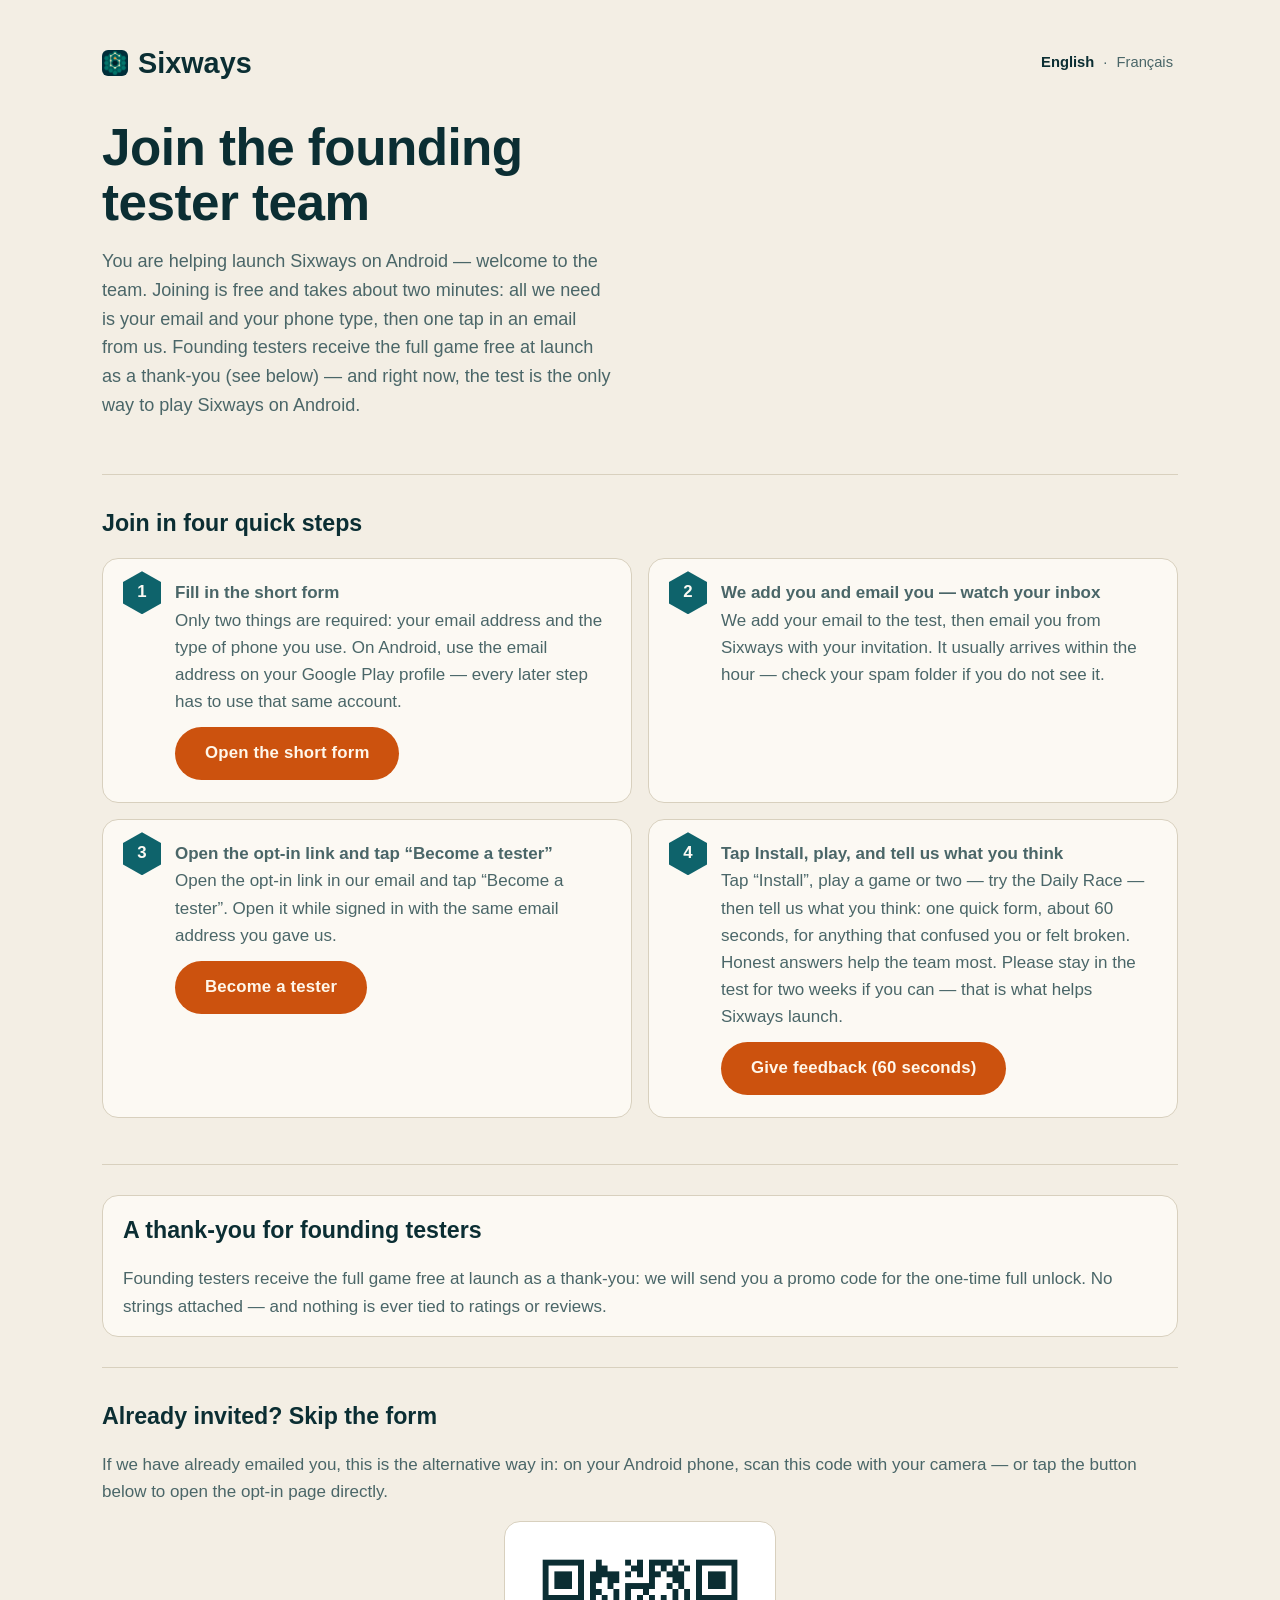
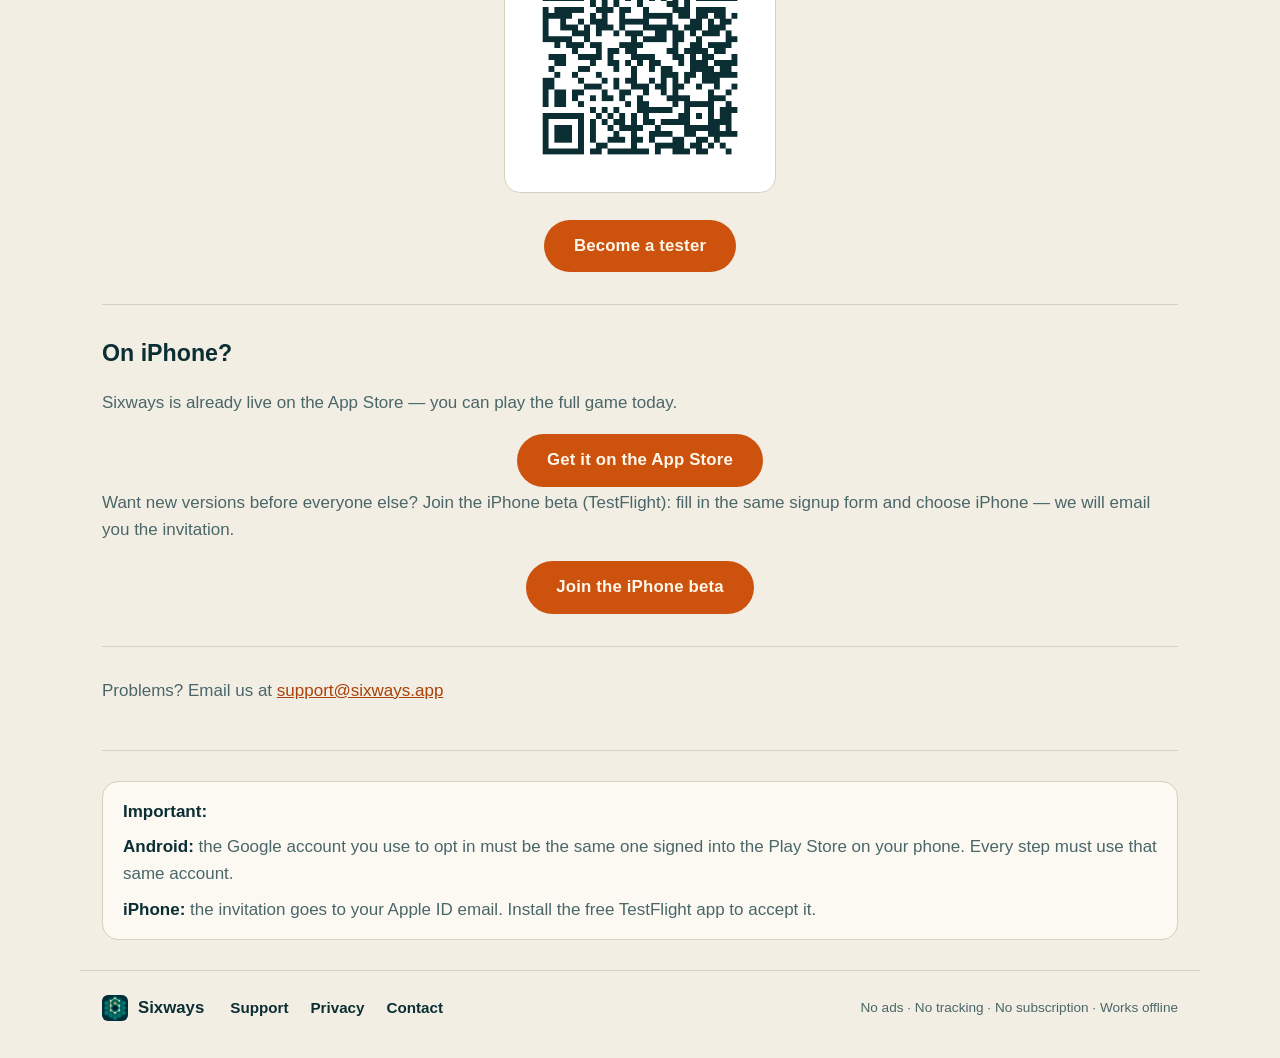
<file: test/index.html>
<!DOCTYPE html>
<html lang="en">
<head>
<meta charset="utf-8">
<meta name="viewport" content="width=device-width, initial-scale=1">
<meta name="robots" content="noindex">
<meta name="color-scheme" content="light dark">
<meta name="theme-color" content="#F3EEE4">
<meta name="theme-color" media="(prefers-color-scheme: dark)" content="#0B2226">
<meta name="description" content="Join the Sixways founding tester team: help launch Sixways on Android in about two minutes — email plus one tap. Founding testers get the full game free at launch. On iPhone, get the full game on the App Store or join the beta.">
<title>Test Sixways — Sixways</title>
<link rel="stylesheet" href="../styles.css?v=12">
<style>
/* Test page — page-local pieces only; the base look is the shared
   styles.css. The language toggle mirrors the play page's. */
.lang-select { font-size: .92rem; color: var(--ink-soft); margin: 0; }
.lang-select button { background: none; border: none; font: inherit; color: var(--ink-soft); cursor: pointer; padding: 2px 5px; min-height: 0; }
.lang-select button.active { color: var(--ink); font-weight: 700; }
.qr-card { text-align: center; margin: 4px 0 6px; }
.qr-card img {
  width: min(272px, 70vw); height: auto;
  background: #fff; border: 1px solid var(--border); border-radius: 16px;
  padding: 14px;
}
.cta-row { text-align: center; margin: 18px 0 2px; }
.cta-row.left { text-align: left; margin: 12px 0 2px; }
.cta-button {
  display: inline-block; background: var(--orange); color: #FFF7EA;
  font-family: ui-rounded, -apple-system, BlinkMacSystemFont, "SF Pro Rounded",
    "Segoe UI", Roboto, sans-serif;
  font-weight: 700; font-size: 1.05rem; letter-spacing: 0.01em;
  text-decoration: none; padding: 13px 30px; border-radius: 999px;
  transition: background-color .18s ease, transform .18s ease;
}
.cta-button:hover { background: var(--orange-dark); transform: translateY(-1px); }
.note {
  background: var(--surface); border: 1px solid var(--border);
  border-radius: 16px; padding: 16px 20px;
}
.note p { margin: 0; }
.note p + p { margin-top: 8px; }

.perk { background: var(--surface); border: 1px solid var(--border); border-radius: 16px; padding: 16px 20px; }
.perk p { margin: 0; }
@media (min-width: 768px) { .steps { grid-template-columns: repeat(2, 1fr); } }
</style>
</head>
<body>
<header>
  <a class="brand" href="../" aria-label="Sixways home"><img src="[data-uri]" width="26" height="26" alt="" aria-hidden="true" style="border-radius:6px"><span>Sixways</span></a>
  <p class="lang-select"><button type="button" id="btn-lang-en" aria-pressed="true">English</button> · <button type="button" id="btn-lang-fr" aria-pressed="false">Français</button></p>
</header>
<main>
  <section class="hero">
    <h1 data-i18n="h1">Join the founding tester team</h1>
    <p class="lede" data-i18n="intro">You are helping launch Sixways on Android — welcome to the team. Joining is free and takes about two minutes: all we need is your email and your phone type, then one tap in an email from us. Founding testers receive the full game free at launch as a thank-you (see below) — and right now, the test is the only way to play Sixways on Android.</p>
  </section>

  <section>
    <h2 data-i18n="stepsH">Join in four quick steps</h2>
    <ol class="steps">
      <li><span>1</span><div><strong data-i18n="step1Title">Fill in the short form</strong><br><span data-i18n="step1">Only two things are required: your email address and the type of phone you use. On Android, use the email address on your Google Play profile — every later step has to use that same account.</span><p class="cta-row left"><a class="cta-button" href="https://forms.gle/kE7ckusVPxKmTg7Z7" data-i18n="signupBtn">Open the short form</a></p></div></li>
      <li><span>2</span><div><strong data-i18n="step2Title">We add you and email you — watch your inbox</strong><br><span data-i18n="step2">We add your email to the test, then email you from Sixways with your invitation. It usually arrives within the hour — check your spam folder if you do not see it.</span></div></li>
      <li><span>3</span><div><strong data-i18n="step3Title">Open the opt-in link and tap “Become a tester”</strong><br><span data-i18n="step3">Open the opt-in link in our email and tap “Become a tester”. Open it while signed in with the same email address you gave us.</span><p class="cta-row left"><a class="cta-button" href="https://play.google.com/apps/testing/com.sixways.app" data-i18n="testerBtn">Become a tester</a></p></div></li>
      <li><span>4</span><div><strong data-i18n="step4Title">Tap Install, play, and tell us what you think</strong><br><span data-i18n="step4">Tap “Install”, play a game or two — try the Daily Race — then tell us what you think: one quick form, about 60 seconds, for anything that confused you or felt broken. Honest answers help the team most. Please stay in the test for two weeks if you can — that is what helps Sixways launch.</span><p class="cta-row left"><a class="cta-button" href="https://forms.gle/CnrMy43Wm1rvMJFg9" data-i18n="feedbackBtn">Give feedback (60 seconds)</a></p></div></li>
    </ol>
  </section>

  <section>
    <div class="perk">
      <h2 data-i18n="perkH">A thank-you for founding testers</h2>
      <p data-i18n="perk">Founding testers receive the full game free at launch as a thank-you: we will send you a promo code for the one-time full unlock. No strings attached — and nothing is ever tied to ratings or reviews.</p>
    </div>
  </section>

  <section>
    <h2 data-i18n="invitedH">Already invited? Skip the form</h2>
    <p data-i18n="invitedCaption">If we have already emailed you, this is the alternative way in: on your Android phone, scan this code with your camera — or tap the button below to open the opt-in page directly.</p>
    <div class="qr-card"><img src="qr-optin.png" width="410" height="410" alt="QR code linking to the Google Play test opt-in page" id="qr-img"></div>
    <p class="cta-row"><a class="cta-button" href="https://play.google.com/apps/testing/com.sixways.app" data-i18n="testerBtn">Become a tester</a></p>
  </section>

  <section>
    <h2 data-i18n="iphoneH">On iPhone?</h2>
    <p data-i18n="iphoneBody">Sixways is already live on the App Store — you can play the full game today.</p>
    <p class="cta-row"><a class="cta-button" href="https://apps.apple.com/app/id6838450390" data-i18n="appStoreBtn">Get it on the App Store</a></p>
    <p data-i18n="iphoneBeta">Want new versions before everyone else? Join the iPhone beta (TestFlight): fill in the same signup form and choose iPhone — we will email you the invitation.</p>
    <p class="cta-row"><a class="cta-button" href="https://forms.gle/kE7ckusVPxKmTg7Z7" data-i18n="iphoneBetaBtn">Join the iPhone beta</a></p>
  </section>

  <section>
    <p><span data-i18n="helpText">Problems? Email us at</span> <a href="mailto:support@sixways.app">support@sixways.app</a></p>
  </section>

  <section>
    <div class="note">
      <p><strong data-i18n="noteLabel">Important:</strong></p>
      <p><strong data-i18n="noteAndroidLabel">Android:</strong> <span data-i18n="noteAndroid">the Google account you use to opt in must be the same one signed into the Play Store on your phone. Every step must use that same account.</span></p>
      <p><strong data-i18n="noteIphoneLabel">iPhone:</strong> <span data-i18n="noteIphone">the invitation goes to your Apple ID email. Install the free TestFlight app to accept it.</span></p>
    </div>
  </section>
</main>
<footer>
  <a class="brand" href="../" aria-label="Sixways home"><img src="[data-uri]" width="26" height="26" alt="" aria-hidden="true" style="border-radius:6px"><span>Sixways</span></a>
  <nav aria-label="Footer"><a href="../support.html" data-i18n="footerSupport">Support</a><a href="../privacy.html" data-i18n="footerPrivacy">Privacy</a><a href="mailto:support@sixways.app?subject=Sixways%20support" data-i18n="footerContact">Contact</a></nav>
  <p class="trust" data-i18n="trust">No ads · No tracking · No subscription · Works offline</p>
</footer>
<script>
"use strict";
/* Bilingual copy + toggle, mirroring the play page: the choice
   persists in localStorage ("sixways.lang", shared with the play
   page) and the default is the browser's language. */
var STR = {
  en: {
    docTitle: "Join the Sixways Founding Tester Team \u2014 Sixways",
    h1: "Join the founding tester team",
    intro: "You are helping launch Sixways on Android \u2014 welcome to the team. Joining is free and takes about two minutes: all we need is your email and your phone type, then one tap in an email from us. Founding testers receive the full game free at launch as a thank-you (see below) \u2014 and right now, the test is the only way to play Sixways on Android.",
    qrAlt: "QR code linking to the Google Play test opt-in page",
    testerBtn: "Become a tester",
    stepsH: "Join in four quick steps",
    step1Title: "Fill in the short form",
    step1: "Only two things are required: your email address and the type of phone you use. On Android, use the email address on your Google Play profile \u2014 every later step has to use that same account.",
    signupBtn: "Open the short form",
    step2Title: "We add you and email you \u2014 watch your inbox",
    step2: "We add your email to the test, then email you from Sixways with your invitation. It usually arrives within the hour \u2014 check your spam folder if you do not see it.",
    step3Title: "Open the opt-in link and tap \u201cBecome a tester\u201d",
    step3: "Open the opt-in link in our email and tap \u201cBecome a tester\u201d. Open it while signed in with the same email address you gave us.",
    step4Title: "Tap Install, play, and tell us what you think",
    step4: "Tap \u201cInstall\u201d, play a game or two \u2014 try the Daily Race \u2014 then tell us what you think: one quick form, about 60 seconds, for anything that confused you or felt broken. Honest answers help the team most. Please stay in the test for two weeks if you can \u2014 that is what helps Sixways launch.",
    feedbackBtn: "Give feedback (60 seconds)",
    perkH: "A thank-you for founding testers",
    perk: "Founding testers receive the full game free at launch as a thank-you: we will send you a promo code for the one-time full unlock. No strings attached \u2014 and nothing is ever tied to ratings or reviews.",
    invitedH: "Already invited? Skip the form",
    invitedCaption: "If we have already emailed you, this is the alternative way in: on your Android phone, scan this code with your camera \u2014 or tap the button below to open the opt-in page directly.",
    iphoneH: "On iPhone?",
    iphoneBody: "Sixways is already live on the App Store \u2014 you can play the full game today.",
    appStoreBtn: "Get it on the App Store",
    iphoneBeta: "Want new versions before everyone else? Join the iPhone beta (TestFlight): fill in the same signup form and choose iPhone \u2014 we will email you the invitation.",
    iphoneBetaBtn: "Join the iPhone beta",
    helpText: "Problems? Email us at",
    noteLabel: "Important:",
    noteAndroidLabel: "Android:",
    noteAndroid: "the Google account you use to opt in must be the same one signed into the Play Store on your phone. Every step must use that same account.",
    noteIphoneLabel: "iPhone:",
    noteIphone: "the invitation goes to your Apple ID email. Install the free TestFlight app to accept it.",
    footerSupport: "Support",
    footerPrivacy: "Privacy",
    footerContact: "Contact",
    trust: "No ads \u00b7 No tracking \u00b7 No subscription \u00b7 Works offline"
  },
  fr: {
    docTitle: "Rejoindre l\u2019\u00e9quipe des testeurs fondateurs Sixways \u2014 Sixways",
    h1: "Rejoins l\u2019\u00e9quipe des testeurs fondateurs",
    intro: "Tu aides \u00e0 lancer Sixways sur Android \u2014 bienvenue dans l\u2019\u00e9quipe. C\u2019est gratuit et \u00e7a prend environ deux minutes : il nous faut seulement ton e-mail et le type de ton t\u00e9l\u00e9phone, puis un toucher dans un e-mail de notre part. Les testeurs fondateurs recevront le jeu complet gratuitement au lancement, en remerciement (voir ci-dessous) \u2014 et pour le moment, le test est le seul moyen de jouer \u00e0 Sixways sur Android.",
    qrAlt: "Code QR menant \u00e0 la page d\u2019inscription au test Google Play",
    testerBtn: "Devenir testeur",
    stepsH: "Quatre \u00e9tapes rapides",
    step1Title: "Remplis le court formulaire",
    step1: "Deux choses seulement sont requises : ton adresse e-mail et le type de t\u00e9l\u00e9phone que tu utilises. Sur Android, utilise l\u2019adresse e-mail de ton profil Google Play \u2014 toutes les \u00e9tapes suivantes doivent utiliser ce m\u00eame compte.",
    signupBtn: "Ouvrir le court formulaire",
    step2Title: "On t\u2019ajoute et on t\u2019\u00e9crit \u2014 surveille ta bo\u00eete mail",
    step2: "On ajoute ton e-mail au test, puis on t\u2019envoie ton invitation par e-mail, de la part de Sixways. Elle arrive en g\u00e9n\u00e9ral dans l\u2019heure \u2014 pense \u00e0 v\u00e9rifier tes spams si tu ne la vois pas.",
    step3Title: "Ouvre le lien d\u2019inscription et touche \u00ab Devenir testeur \u00bb",
    step3: "Ouvre le lien d\u2019inscription dans notre e-mail et touche \u00ab Devenir testeur \u00bb. Ouvre-le en \u00e9tant connect\u00e9 avec la m\u00eame adresse e-mail que celle que tu nous as donn\u00e9e.",
    step4Title: "Touche Installer, joue, et dis-nous ce que tu en penses",
    step4: "Touche \u00ab Installer \u00bb, joue une partie ou deux \u2014 essaie le D\u00e9fi du jour \u2014 puis dis-nous ce que tu en penses : un formulaire rapide, environ 60 secondes, pour tout ce qui t\u2019a sembl\u00e9 confus ou cass\u00e9. Les r\u00e9ponses honn\u00eates aident le plus l\u2019\u00e9quipe. Si tu peux, reste inscrit au test pendant deux semaines \u2014 c\u2019est ce qui aide le plus Sixways \u00e0 se lancer.",
    feedbackBtn: "Donner mon avis (60 secondes)",
    perkH: "Un merci pour les testeurs fondateurs",
    perk: "Les testeurs fondateurs recevront le jeu complet gratuitement au lancement, en remerciement : nous t\u2019enverrons un code promo pour le d\u00e9blocage complet (achat unique). Sans condition \u2014 et rien n\u2019est jamais li\u00e9 \u00e0 des notes ou des avis.",
    invitedH: "D\u00e9j\u00e0 invit\u00e9 ? Passe le formulaire",
    invitedCaption: "Si on t\u2019a d\u00e9j\u00e0 envoy\u00e9 l\u2019e-mail, voici l\u2019autre moyen d\u2019entrer : avec ton t\u00e9l\u00e9phone Android, scanne ce code avec l\u2019appareil photo \u2014 ou touche le bouton ci-dessous pour ouvrir directement la page d\u2019inscription.",
    iphoneH: "Sur iPhone ?",
    iphoneBody: "Sixways est d\u00e9j\u00e0 disponible sur l\u2019App Store \u2014 tu peux jouer au jeu complet d\u00e8s aujourd\u2019hui.",
    appStoreBtn: "T\u00e9l\u00e9charger sur l\u2019App Store",
    iphoneBeta: "Tu veux les nouvelles versions en avant-premi\u00e8re ? Rejoins la b\u00eata iPhone (TestFlight) : remplis le m\u00eame formulaire d\u2019inscription et choisis iPhone \u2014 on t\u2019enverra l\u2019invitation par e-mail.",
    iphoneBetaBtn: "Rejoindre la b\u00eata iPhone",
    helpText: "Un souci ? \u00c9cris-nous :",
    noteLabel: "Important :",
    noteAndroidLabel: "Android :",
    noteAndroid: "le compte Google utilis\u00e9 pour l\u2019inscription doit \u00eatre le m\u00eame que celui connect\u00e9 au Play Store sur ton t\u00e9l\u00e9phone. Toutes les \u00e9tapes doivent utiliser ce m\u00eame compte.",
    noteIphoneLabel: "iPhone :",
    noteIphone: "l\u2019invitation est envoy\u00e9e \u00e0 l\u2019adresse e-mail de ton identifiant Apple. Installe l\u2019application gratuite TestFlight pour l\u2019accepter.",
    footerSupport: "Assistance",
    footerPrivacy: "Confidentialit\u00e9",
    footerContact: "Contact",
    trust: "Sans pub \u00b7 Sans suivi \u00b7 Sans abonnement \u00b7 Hors ligne"
  }
};
var LANG_KEY = "sixways.lang";
function lsGet(k) { try { return window.localStorage.getItem(k); } catch (e) { return null; } }
function lsSet(k, v) { try { window.localStorage.setItem(k, v); } catch (e) {} }
var lang = (function () {
  var saved = lsGet(LANG_KEY);
  if (saved === "en" || saved === "fr") return saved;
  var nav = (navigator.language || "en").toLowerCase();
  return nav.indexOf("fr") === 0 ? "fr" : "en";
})();
function setLang(next) {
  if (next !== "en" && next !== "fr") return;
  lang = next;
  lsSet(LANG_KEY, next);
  applyLanguage();
}
function applyLanguage() {
  var s = STR[lang];
  document.documentElement.lang = lang;
  document.title = s.docTitle;
  var nodes = document.querySelectorAll("[data-i18n]");
  for (var i = 0; i < nodes.length; i++) {
    var key = nodes[i].getAttribute("data-i18n");
    if (s[key]) nodes[i].textContent = s[key];
  }
  document.getElementById("qr-img").setAttribute("alt", s.qrAlt);
  var langEn = document.getElementById("btn-lang-en");
  var langFr = document.getElementById("btn-lang-fr");
  langEn.classList.toggle("active", lang === "en");
  langFr.classList.toggle("active", lang === "fr");
  langEn.setAttribute("aria-pressed", lang === "en" ? "true" : "false");
  langFr.setAttribute("aria-pressed", lang === "fr" ? "true" : "false");
}
document.getElementById("btn-lang-en").addEventListener("click", function () { setLang("en"); });
document.getElementById("btn-lang-fr").addEventListener("click", function () { setLang("fr"); });
applyLanguage();
</script>
</body>
</html>
</file>
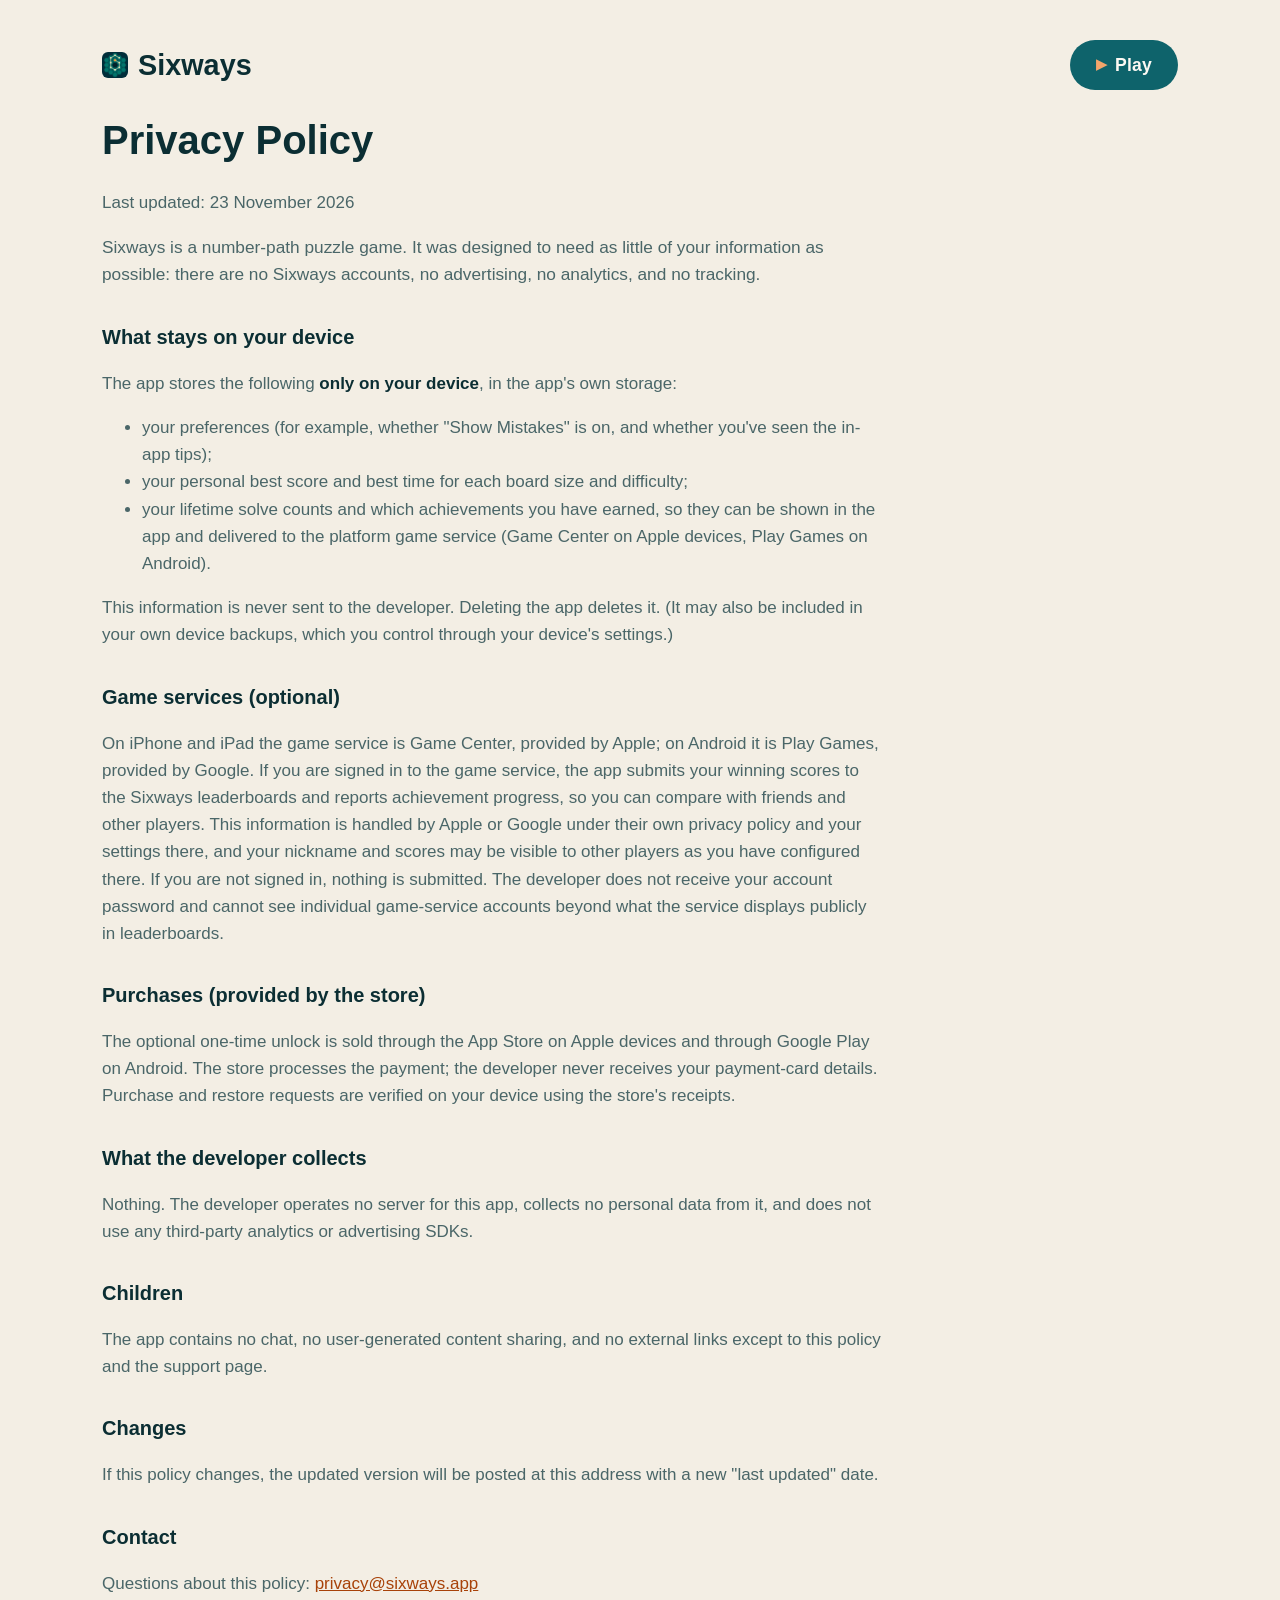
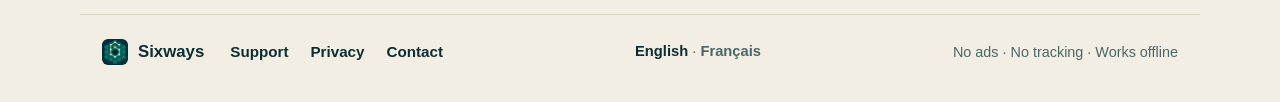
<file: privacy.html>
<!DOCTYPE html>
<html lang="en">
<head>
<meta charset="utf-8">
<meta name="viewport" content="width=device-width, initial-scale=1">
<title>Privacy Policy — Sixways Hex Number-Path Puzzle Game</title>
<meta name="description" content="How Sixways handles your data: no advertising, no analytics, no tracking and no data collection. Your games, scores and progress stay on your device.">
<link rel="canonical" href="https://sixways.app/privacy.html">
<link rel="alternate" hreflang="en" href="https://sixways.app/privacy.html">
<link rel="alternate" hreflang="fr" href="https://sixways.app/fr/privacy.html">
<link rel="alternate" hreflang="x-default" href="https://sixways.app/privacy.html">
<meta property="og:type" content="website">
<meta property="og:site_name" content="Sixways">
<meta property="og:title" content="Privacy Policy — Sixways Hex Number-Path Puzzle Game">
<meta property="og:description" content="How Sixways handles your data: no advertising, no analytics, no tracking and no data collection. Your games, scores and progress stay on your device.">
<meta property="og:url" content="https://sixways.app/privacy.html">
<meta property="og:locale" content="en_US">
<meta property="og:locale:alternate" content="fr_FR">
<meta name="twitter:card" content="summary">
<meta name="twitter:title" content="Privacy Policy — Sixways Hex Number-Path Puzzle Game">
<meta name="twitter:description" content="How Sixways handles your data: no advertising, no analytics, no tracking and no data collection. Your games, scores and progress stay on your device.">
<meta name="theme-color" content="#F3EEE4">
<meta name="theme-color" media="(prefers-color-scheme: dark)" content="#0B2226">
<link rel="icon" type="image/png" href="[data-uri]">
<link rel="apple-touch-icon" href="/apple-touch-icon.png">
<link rel="stylesheet" href="styles.css?v=11">
</head>
<body>

<header>
  <a class="brand" href="index.html" aria-label="Sixways home"><img src="[data-uri]" width="26" height="26" alt="" aria-hidden="true" style="border-radius:6px"><span>Sixways</span></a>
  <nav aria-label="Main"><a class="nav-play" href="play/"><span class="tri" aria-hidden="true">▶</span>Play</a></nav>
</header>

<main>
  <div class="prose">
      <h1>Privacy Policy</h1>
      <p>Last updated: 23 November 2026</p>
      <p class="intro">Sixways is a number-path puzzle game. It was designed to need as
        little of your information as possible: there are no Sixways accounts, no
        advertising, no analytics, and no tracking.</p>

      <h2>What stays on your device</h2>
      <p>The app stores the following <strong>only on your device</strong>, in the app's
        own storage:</p>
      <ul>
        <li>your preferences (for example, whether "Show Mistakes" is on, and whether
          you've seen the in-app tips);</li>
        <li>your personal best score and best time for each board size and difficulty;</li>
        <li>your lifetime solve counts and which achievements you have earned, so they
          can be shown in the app and delivered to the platform game service (Game
          Center on Apple devices, Play Games on Android).</li>
      </ul>
      <p>This information is never sent to the developer. Deleting the app deletes it.
        (It may also be included in your own device backups, which you control through
        your device's settings.)</p>

      <h2>Game services (optional)</h2>
      <p>On iPhone and iPad the game service is Game Center, provided by Apple; on
        Android it is Play Games, provided by Google. If you are signed in to the game
        service, the app submits your winning scores to the Sixways leaderboards and
        reports achievement progress, so you can compare with friends and other
        players. This information is handled by Apple or Google under their own
        privacy policy and your settings there, and your nickname and scores may be
        visible to other players as you have configured there. If you are not signed
        in, nothing is submitted. The developer does not receive your account password
        and cannot see individual game-service accounts beyond what the service
        displays publicly in leaderboards.</p>

      <h2>Purchases (provided by the store)</h2>
      <p>The optional one-time unlock is sold through the App Store on Apple devices
        and through Google Play on Android. The store processes the payment; the
        developer never receives your payment-card details. Purchase and restore
        requests are verified on your device using the store's receipts.</p>

      <h2>What the developer collects</h2>
      <p>Nothing. The developer operates no server for this app, collects no personal
        data from it, and does not use any third-party analytics or advertising SDKs.</p>

      <h2>Children</h2>
      <p>The app contains no chat, no user-generated content sharing, and no external
        links except to this policy and the support page.</p>

      <h2>Changes</h2>
      <p>If this policy changes, the updated version will be posted at this address with
        a new "last updated" date.</p>

      <h2>Contact</h2>
      <p>Questions about this policy: <a href="mailto:privacy@sixways.app">privacy@sixways.app</a></p>
</div>
</main>

<footer>
  <a class="brand" href="index.html"><img src="[data-uri]" width="26" height="26" alt="" aria-hidden="true" style="border-radius:6px"><span>Sixways</span></a>
  <nav aria-label="Footer"><a href="support.html">Support</a><a href="privacy.html">Privacy</a><a href="mailto:support@sixways.app?subject=Sixways%20support">Contact</a></nav>
  <p class="lang-select"><span class="lang-current">English</span> · <a href="fr/privacy.html">Français</a></p>
  <p>No ads · No tracking · Works offline</p>
</footer>

</body>
</html>
</file>
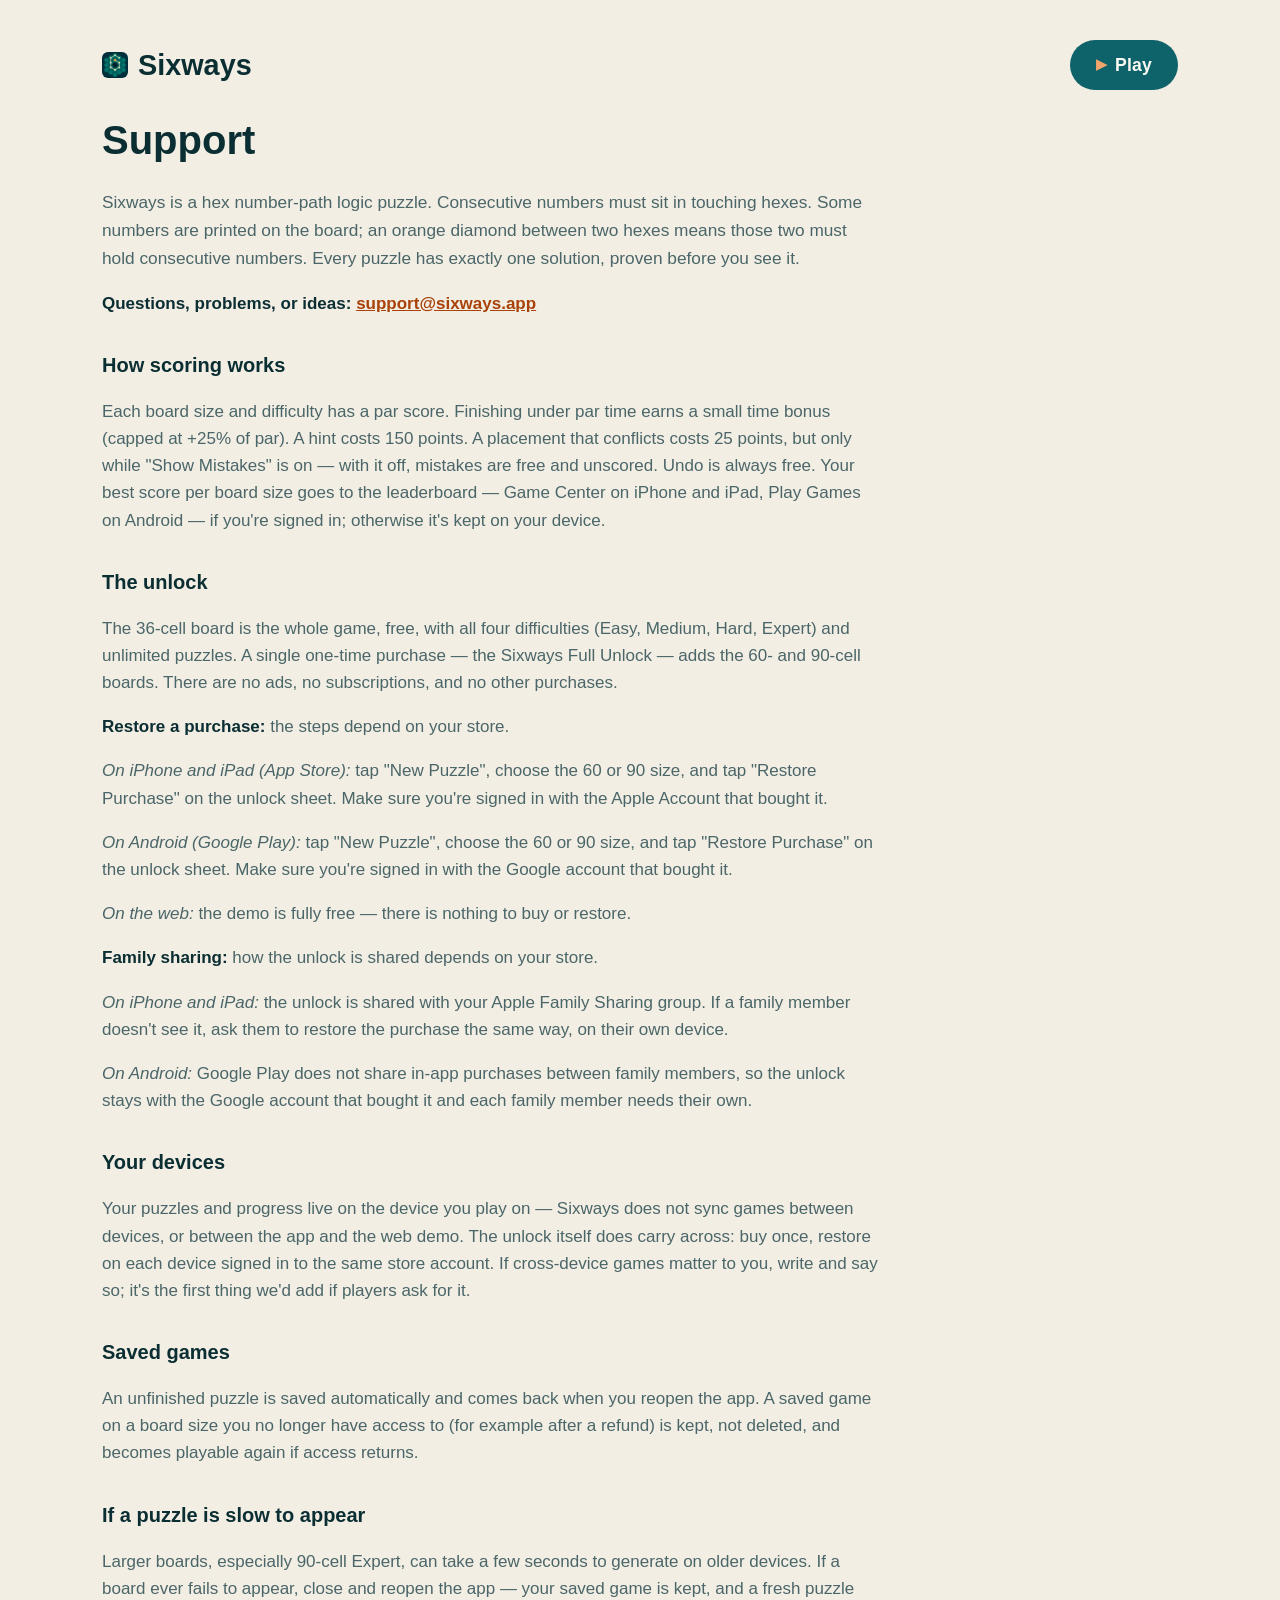
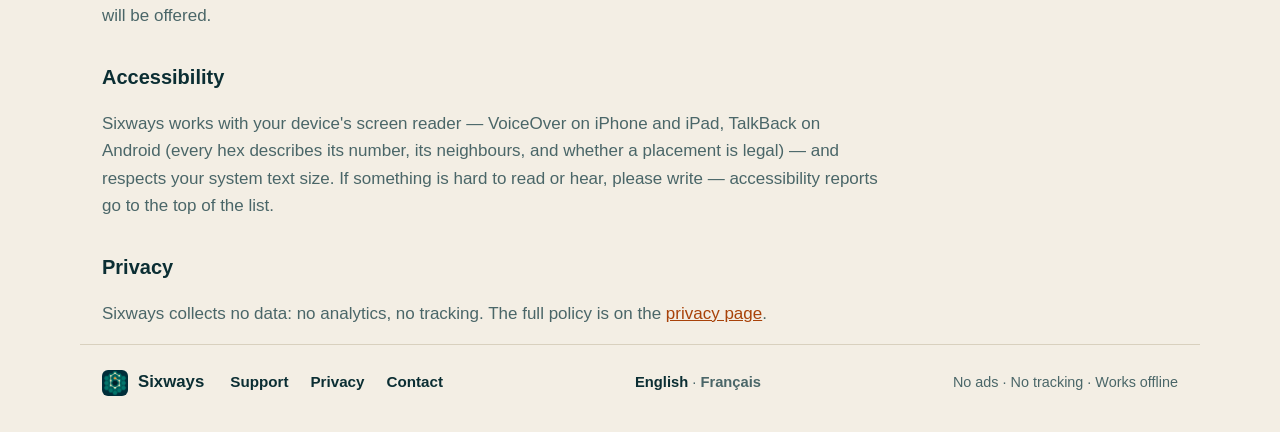
<file: support.html>
<!DOCTYPE html>
<html lang="en">
<head>
<meta charset="utf-8">
<meta name="viewport" content="width=device-width, initial-scale=1">
<title>Sixways Support — Help for the Hex Number-Path Puzzle</title>
<meta name="description" content="Help and support for Sixways, the hex number-path puzzle: scoring, the one-time unlock, restoring a purchase, saved games, accessibility.">
<link rel="canonical" href="https://sixways.app/support.html">
<link rel="alternate" hreflang="en" href="https://sixways.app/support.html">
<link rel="alternate" hreflang="fr" href="https://sixways.app/fr/support.html">
<link rel="alternate" hreflang="x-default" href="https://sixways.app/support.html">
<meta property="og:type" content="website">
<meta property="og:site_name" content="Sixways">
<meta property="og:title" content="Sixways Support — Help for the Hex Number-Path Puzzle">
<meta property="og:description" content="Help and support for Sixways, the hex number-path puzzle: scoring, the one-time unlock, restoring a purchase, saved games, accessibility.">
<meta property="og:url" content="https://sixways.app/support.html">
<meta property="og:locale" content="en_US">
<meta property="og:locale:alternate" content="fr_FR">
<meta name="twitter:card" content="summary">
<meta name="twitter:title" content="Sixways Support — Help for the Hex Number-Path Puzzle">
<meta name="twitter:description" content="Help and support for Sixways, the hex number-path puzzle: scoring, the one-time unlock, restoring a purchase, saved games, accessibility.">
<meta name="theme-color" content="#F3EEE4">
<meta name="theme-color" media="(prefers-color-scheme: dark)" content="#0B2226">
<link rel="icon" type="image/png" href="[data-uri]">
<link rel="apple-touch-icon" href="/apple-touch-icon.png">
<link rel="stylesheet" href="styles.css?v=11">
</head>
<body>

<header>
  <a class="brand" href="index.html" aria-label="Sixways home"><img src="[data-uri]" width="26" height="26" alt="" aria-hidden="true" style="border-radius:6px"><span>Sixways</span></a>
  <nav aria-label="Main"><a class="nav-play" href="play/"><span class="tri" aria-hidden="true">▶</span>Play</a></nav>
</header>

<main>
  <div class="prose">
      <h1>Support</h1>
      <p class="intro">Sixways is a hex number-path logic puzzle.
        Consecutive numbers must sit in touching hexes. Some numbers are printed
        on the board; an orange diamond between two hexes means those two must hold
        consecutive numbers. Every puzzle has exactly one solution, proven before you see it.</p>
      <p id="contact"><strong>Questions, problems, or ideas:
        <a href="mailto:support@sixways.app?subject=Sixways%20support">support@sixways.app</a></strong></p>

      <h2>How scoring works</h2>
      <p>Each board size and difficulty has a par score. Finishing under par time earns a
        small time bonus (capped at +25% of par). A hint costs 150 points. A placement that
        conflicts costs 25 points, but only while "Show Mistakes" is on — with it off,
        mistakes are free and unscored. Undo is always free. Your best score per board size
        goes to the leaderboard — Game Center on iPhone and iPad, Play Games on
        Android — if you're signed in; otherwise it's kept on your device.</p>

      <h2>The unlock</h2>
      <p>The 36-cell board is the whole game, free, with all four difficulties
        (Easy, Medium, Hard, Expert) and unlimited puzzles. A single one-time purchase —
        the Sixways Full Unlock — adds the 60- and 90-cell boards. There are no ads, no
        subscriptions, and no other purchases.</p>
      <p><strong>Restore a purchase:</strong> the steps depend on your store.</p>
      <p><em>On iPhone and iPad (App Store):</em> tap "New Puzzle", choose the 60 or 90
        size, and tap "Restore Purchase" on the unlock sheet. Make sure you're signed
        in with the Apple Account that bought it.</p>
      <p><em>On Android (Google Play):</em> tap "New Puzzle", choose the 60 or 90 size,
        and tap "Restore Purchase" on the unlock sheet. Make sure you're signed in with
        the Google account that bought it.</p>
      <p><em>On the web:</em> the demo is fully free — there is nothing to buy or
        restore.</p>
      <p><strong>Family sharing:</strong> how the unlock is shared depends on your
        store.</p>
      <p><em>On iPhone and iPad:</em> the unlock is shared with your Apple Family
        Sharing group. If a family member doesn't see it, ask them to restore the
        purchase the same way, on their own device.</p>
      <p><em>On Android:</em> Google Play does not share in-app purchases between
        family members, so the unlock stays with the Google account that bought it and
        each family member needs their own.</p>

      <h2>Your devices</h2>
      <p>Your puzzles and progress live on the device you play on — Sixways does not sync
        games between devices, or between the app and the web demo. The unlock itself
        does carry across: buy once, restore on each device signed in to the same store
        account. If cross-device games matter to you, write and say so; it's the first
        thing we'd add if players ask for it.</p>

      <h2>Saved games</h2>
      <p>An unfinished puzzle is saved automatically and comes back when you reopen the
        app. A saved game on a board size you no longer have access to (for example after
        a refund) is kept, not deleted, and becomes playable again if access returns.</p>

      <h2>If a puzzle is slow to appear</h2>
      <p>Larger boards, especially 90-cell Expert, can take a few seconds to generate on
        older devices. If a board ever fails to appear, close and reopen the app — your
        saved game is kept, and a fresh puzzle will be offered.</p>

      <h2>Accessibility</h2>
      <p>Sixways works with your device's screen reader — VoiceOver on iPhone and iPad,
        TalkBack on Android (every hex describes its number, its neighbours, and whether
        a placement is legal) — and respects your system text size. If something is hard
        to read or hear, please write — accessibility reports go to the top of the list.</p>

      <h2>Privacy</h2>
      <p>Sixways collects no data: no analytics, no tracking. The full policy
        is on the <a href="privacy.html">privacy page</a>.</p>
</div>
</main>

<footer>
  <a class="brand" href="index.html"><img src="[data-uri]" width="26" height="26" alt="" aria-hidden="true" style="border-radius:6px"><span>Sixways</span></a>
  <nav aria-label="Footer"><a href="support.html">Support</a><a href="privacy.html">Privacy</a><a href="mailto:support@sixways.app?subject=Sixways%20support">Contact</a></nav>
  <p class="lang-select"><span class="lang-current">English</span> · <a href="fr/support.html">Français</a></p>
  <p>No ads · No tracking · Works offline</p>
</footer>

</body>
</html>
</file>
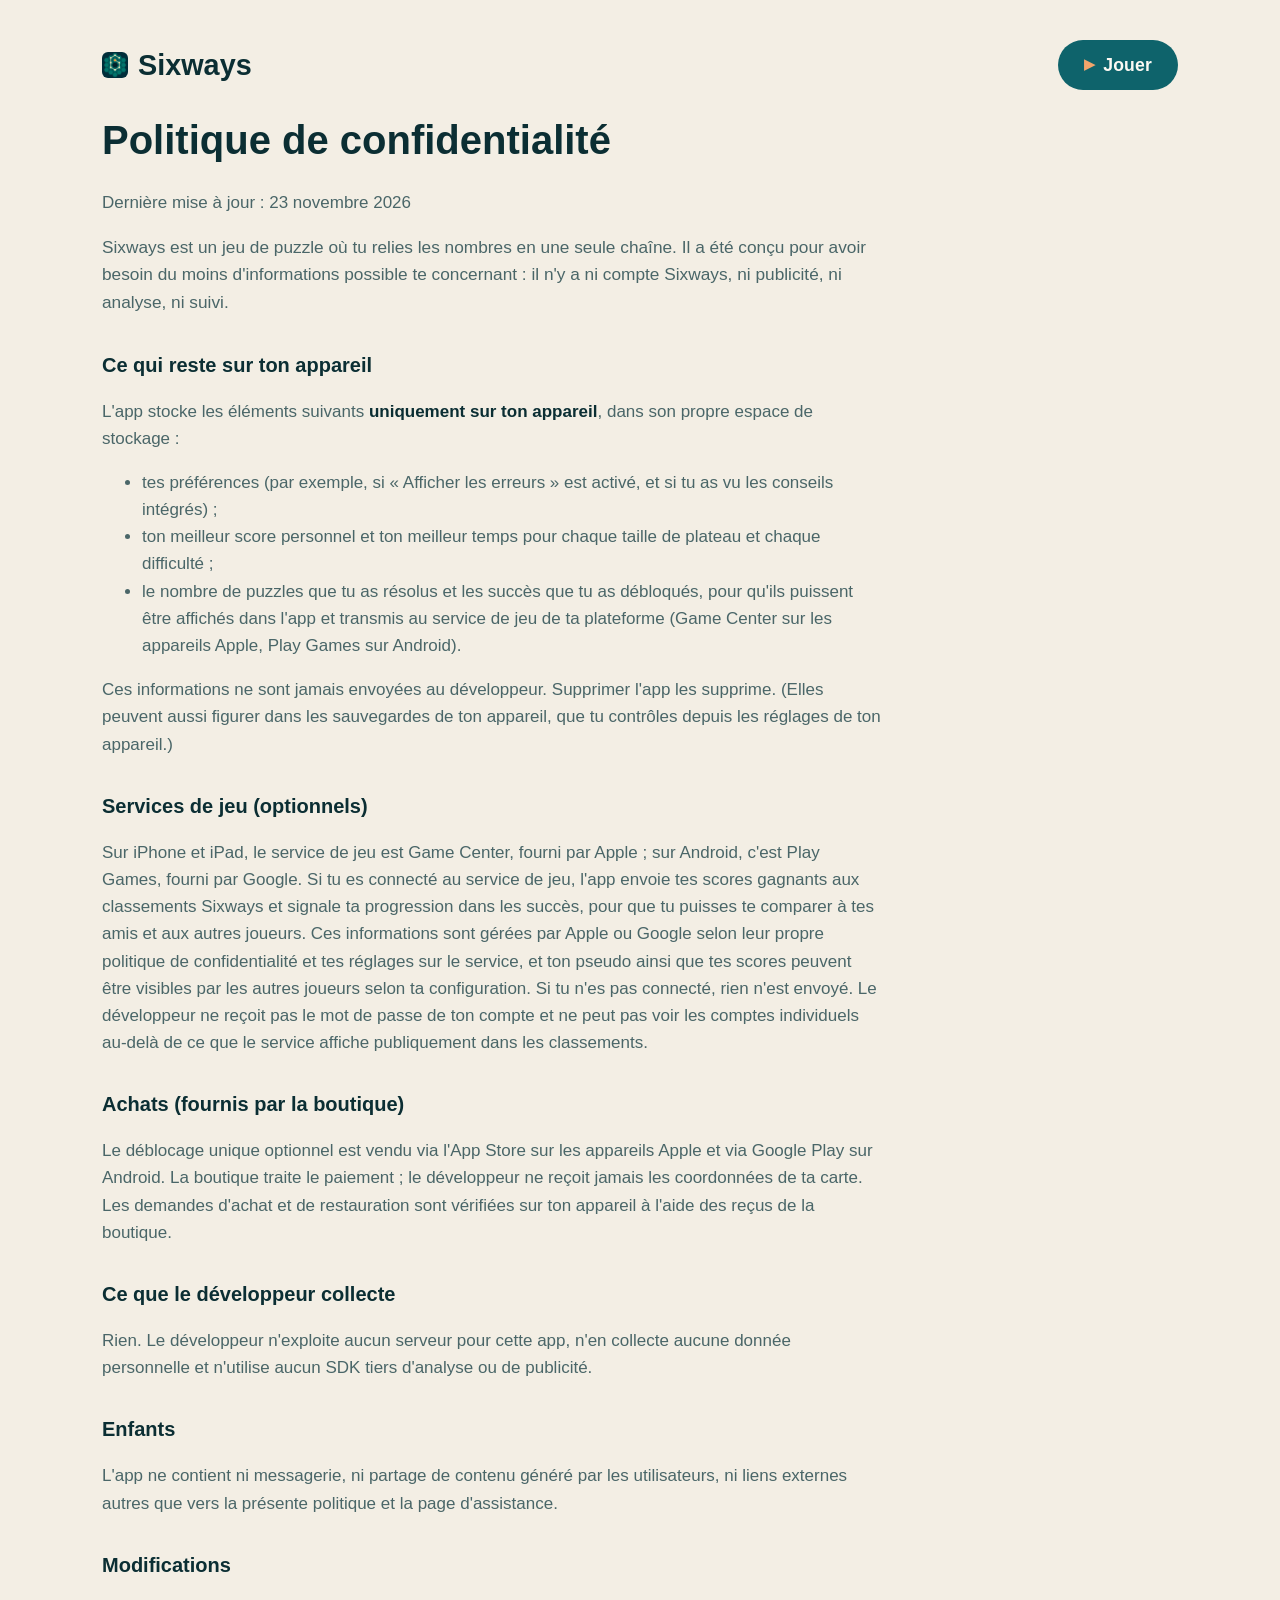
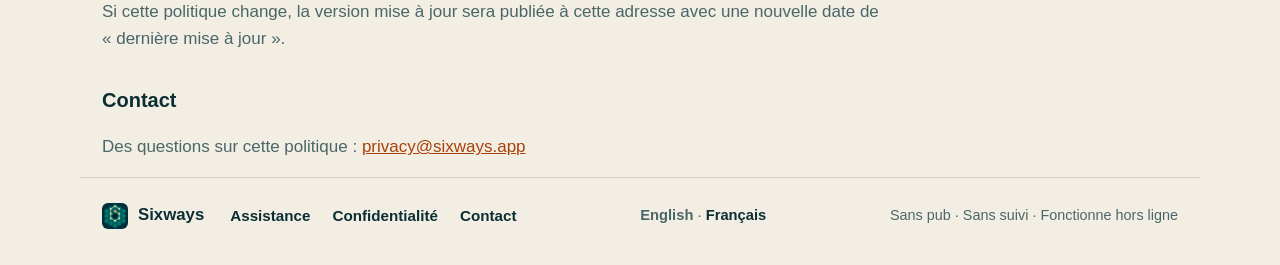
<file: fr/privacy.html>
<!DOCTYPE html>
<html lang="fr">
<head>
<meta charset="utf-8">
<meta name="viewport" content="width=device-width, initial-scale=1">
<title>Politique de confidentialité — Sixways, puzzle hexagonal</title>
<meta name="description" content="La politique de confidentialité de Sixways : sans publicité, sans analyse, sans suivi et sans collecte de données. Tes parties restent sur ton appareil.">
<link rel="canonical" href="https://sixways.app/fr/privacy.html">
<link rel="alternate" hreflang="en" href="https://sixways.app/privacy.html">
<link rel="alternate" hreflang="fr" href="https://sixways.app/fr/privacy.html">
<link rel="alternate" hreflang="x-default" href="https://sixways.app/privacy.html">
<meta property="og:type" content="website">
<meta property="og:site_name" content="Sixways">
<meta property="og:title" content="Politique de confidentialité — Sixways, puzzle hexagonal">
<meta property="og:description" content="La politique de confidentialité de Sixways : sans publicité, sans analyse, sans suivi et sans collecte de données. Tes parties restent sur ton appareil.">
<meta property="og:url" content="https://sixways.app/fr/privacy.html">
<meta property="og:locale" content="fr_FR">
<meta property="og:locale:alternate" content="en_US">
<meta name="twitter:card" content="summary">
<meta name="twitter:title" content="Politique de confidentialité — Sixways, puzzle hexagonal">
<meta name="twitter:description" content="La politique de confidentialité de Sixways : sans publicité, sans analyse, sans suivi et sans collecte de données. Tes parties restent sur ton appareil.">
<meta name="theme-color" content="#F3EEE4">
<meta name="theme-color" media="(prefers-color-scheme: dark)" content="#0B2226">
<link rel="icon" type="image/png" href="[data-uri]">
<link rel="apple-touch-icon" href="/apple-touch-icon.png">
<link rel="stylesheet" href="../styles.css?v=11">
</head>
<body>

<header>
  <a class="brand" href="index.html" aria-label="Accueil Sixways"><img src="[data-uri]" width="26" height="26" alt="" aria-hidden="true" style="border-radius:6px"><span>Sixways</span></a>
  <nav aria-label="Main"><a class="nav-play" href="../play/"><span class="tri" aria-hidden="true">▶</span>Jouer</a></nav>
</header>

<main>
  <div class="prose">
      <h1>Politique de confidentialité</h1>
      <p>Dernière mise à jour : 23 novembre 2026</p>
      <p class="intro">Sixways est un jeu de puzzle où tu relies les nombres en une
        seule chaîne. Il a été conçu pour avoir besoin du moins d'informations
        possible te concernant : il n'y a ni compte Sixways, ni publicité, ni
        analyse, ni suivi.</p>

      <h2>Ce qui reste sur ton appareil</h2>
      <p>L'app stocke les éléments suivants <strong>uniquement sur ton appareil</strong>,
        dans son propre espace de stockage :</p>
      <ul>
        <li>tes préférences (par exemple, si « Afficher les erreurs » est activé, et
          si tu as vu les conseils intégrés) ;</li>
        <li>ton meilleur score personnel et ton meilleur temps pour chaque taille de
          plateau et chaque difficulté ;</li>
        <li>le nombre de puzzles que tu as résolus et les succès que tu as débloqués,
          pour qu'ils puissent être affichés dans l'app et transmis au service de jeu
          de ta plateforme (Game Center sur les appareils Apple, Play Games sur
          Android).</li>
      </ul>
      <p>Ces informations ne sont jamais envoyées au développeur. Supprimer l'app les
        supprime. (Elles peuvent aussi figurer dans les sauvegardes de ton appareil,
        que tu contrôles depuis les réglages de ton appareil.)</p>

      <h2>Services de jeu (optionnels)</h2>
      <p>Sur iPhone et iPad, le service de jeu est Game Center, fourni par Apple ; sur
        Android, c'est Play Games, fourni par Google. Si tu es connecté au service de
        jeu, l'app envoie tes scores gagnants aux classements Sixways et signale ta
        progression dans les succès, pour que tu puisses te comparer à tes amis et
        aux autres joueurs. Ces informations sont gérées par Apple ou Google selon
        leur propre politique de confidentialité et tes réglages sur le service, et
        ton pseudo ainsi que tes scores peuvent être visibles par les autres joueurs
        selon ta configuration. Si tu n'es pas connecté, rien n'est envoyé. Le
        développeur ne reçoit pas le mot de passe de ton compte et ne peut pas voir
        les comptes individuels au-delà de ce que le service affiche publiquement
        dans les classements.</p>

      <h2>Achats (fournis par la boutique)</h2>
      <p>Le déblocage unique optionnel est vendu via l'App Store sur les appareils
        Apple et via Google Play sur Android. La boutique traite le paiement ; le
        développeur ne reçoit jamais les coordonnées de ta carte. Les demandes
        d'achat et de restauration sont vérifiées sur ton appareil à l'aide des reçus
        de la boutique.</p>

      <h2>Ce que le développeur collecte</h2>
      <p>Rien. Le développeur n'exploite aucun serveur pour cette app, n'en collecte
        aucune donnée personnelle et n'utilise aucun SDK tiers d'analyse ou de
        publicité.</p>

      <h2>Enfants</h2>
      <p>L'app ne contient ni messagerie, ni partage de contenu généré par les
        utilisateurs, ni liens externes autres que vers la présente politique et la
        page d'assistance.</p>

      <h2>Modifications</h2>
      <p>Si cette politique change, la version mise à jour sera publiée à cette
        adresse avec une nouvelle date de « dernière mise à jour ».</p>

      <h2>Contact</h2>
      <p>Des questions sur cette politique : <a href="mailto:privacy@sixways.app">privacy@sixways.app</a></p>
</div>
</main>

<footer>
  <a class="brand" href="index.html"><img src="[data-uri]" width="26" height="26" alt="" aria-hidden="true" style="border-radius:6px"><span>Sixways</span></a>
  <nav aria-label="Footer"><a href="support.html">Assistance</a><a href="privacy.html">Confidentialité</a><a href="mailto:support@sixways.app?subject=Assistance%20Sixways">Contact</a></nav>
  <p class="lang-select"><a href="../privacy.html">English</a> · <span class="lang-current">Français</span></p>
  <p>Sans pub · Sans suivi · Fonctionne hors ligne</p>
</footer>

</body>
</html>
</file>
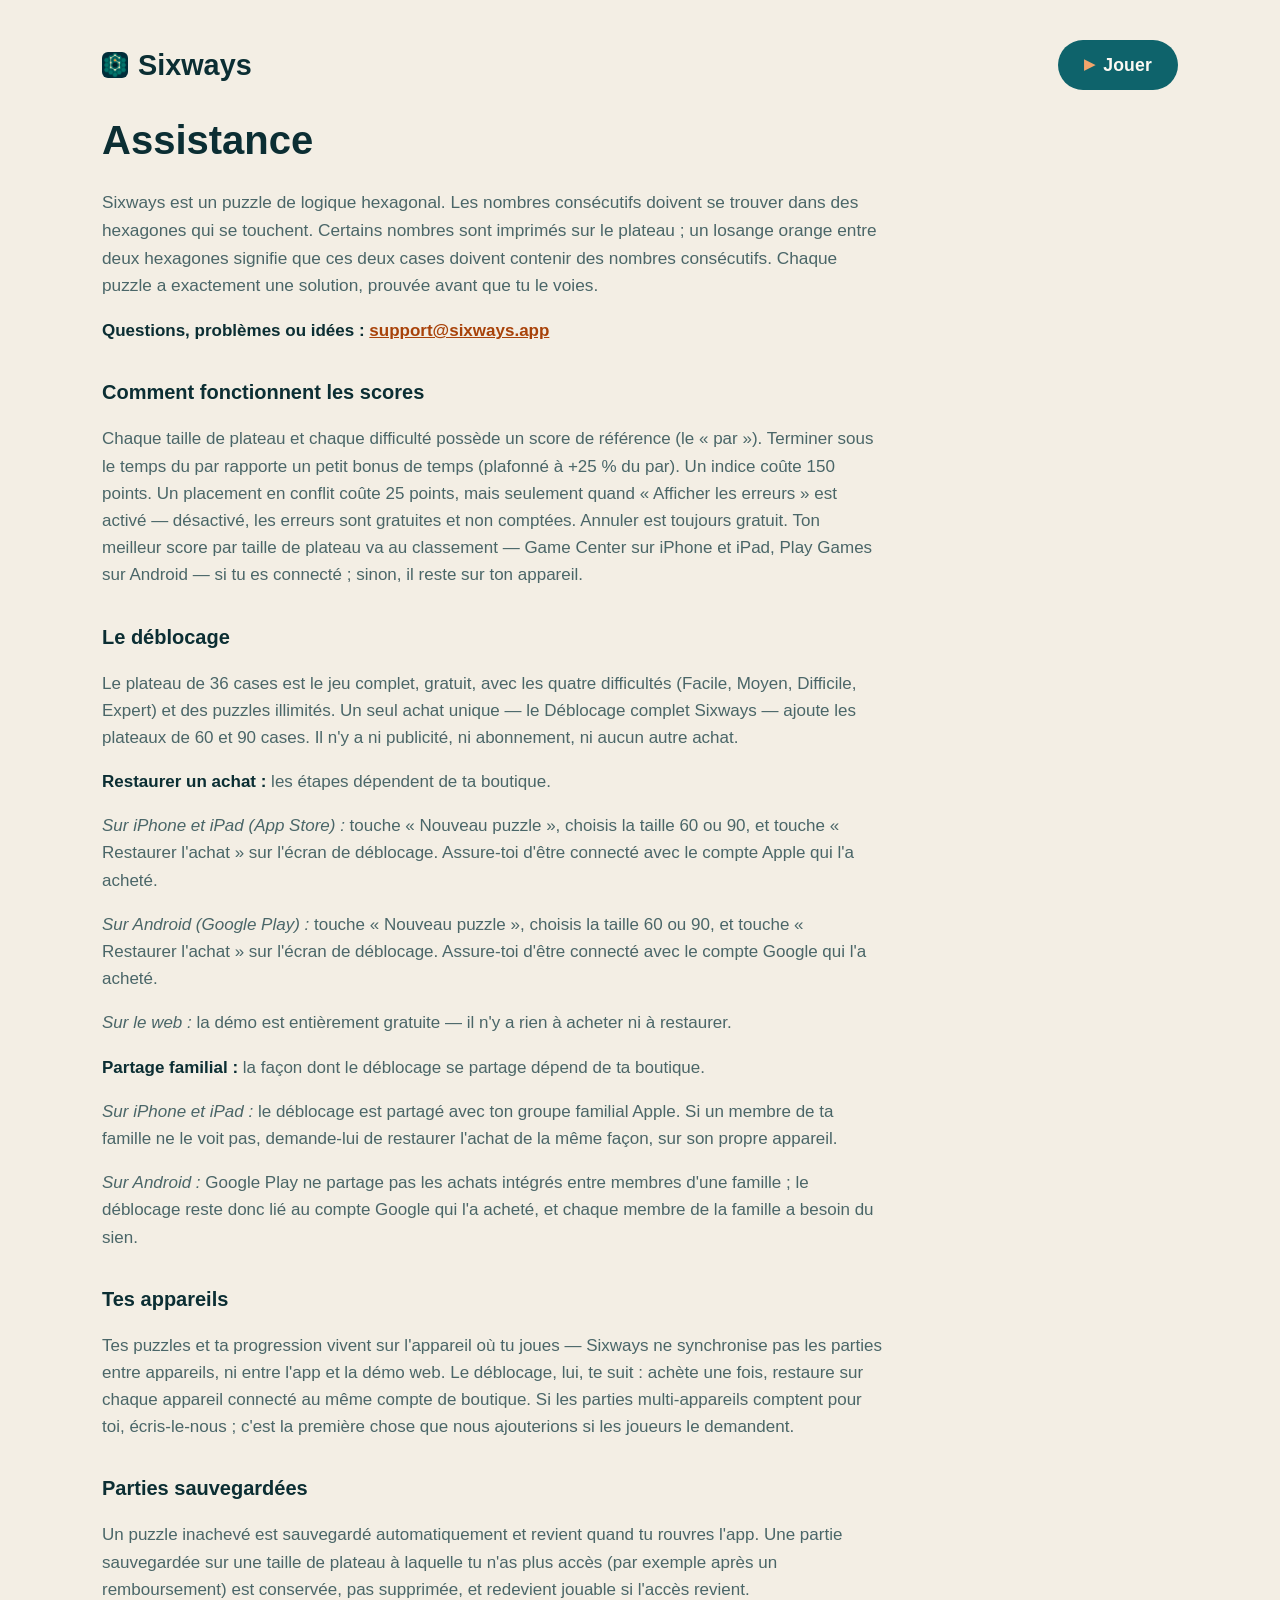
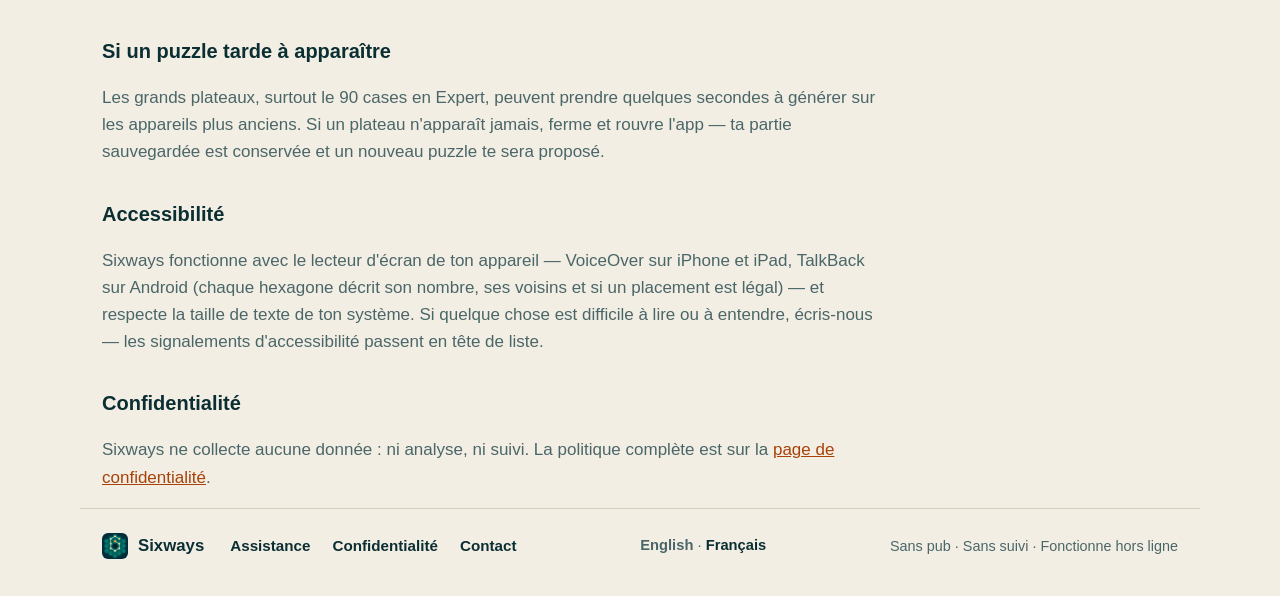
<file: fr/support.html>
<!DOCTYPE html>
<html lang="fr">
<head>
<meta charset="utf-8">
<meta name="viewport" content="width=device-width, initial-scale=1">
<title>Assistance — Sixways, puzzle hexagonal de nombres</title>
<meta name="description" content="Aide et assistance pour Sixways, le puzzle hexagonal de nombres : scores, déblocage unique, restauration d'achat, parties sauvegardées.">
<link rel="canonical" href="https://sixways.app/fr/support.html">
<link rel="alternate" hreflang="en" href="https://sixways.app/support.html">
<link rel="alternate" hreflang="fr" href="https://sixways.app/fr/support.html">
<link rel="alternate" hreflang="x-default" href="https://sixways.app/support.html">
<meta property="og:type" content="website">
<meta property="og:site_name" content="Sixways">
<meta property="og:title" content="Assistance — Sixways, puzzle hexagonal de nombres">
<meta property="og:description" content="Aide et assistance pour Sixways, le puzzle hexagonal de nombres : scores, déblocage unique, restauration d'achat, parties sauvegardées.">
<meta property="og:url" content="https://sixways.app/fr/support.html">
<meta property="og:locale" content="fr_FR">
<meta property="og:locale:alternate" content="en_US">
<meta name="twitter:card" content="summary">
<meta name="twitter:title" content="Assistance — Sixways, puzzle hexagonal de nombres">
<meta name="twitter:description" content="Aide et assistance pour Sixways, le puzzle hexagonal de nombres : scores, déblocage unique, restauration d'achat, parties sauvegardées.">
<meta name="theme-color" content="#F3EEE4">
<meta name="theme-color" media="(prefers-color-scheme: dark)" content="#0B2226">
<link rel="icon" type="image/png" href="[data-uri]">
<link rel="apple-touch-icon" href="/apple-touch-icon.png">
<link rel="stylesheet" href="../styles.css?v=11">
</head>
<body>

<header>
  <a class="brand" href="index.html" aria-label="Accueil Sixways"><img src="[data-uri]" width="26" height="26" alt="" aria-hidden="true" style="border-radius:6px"><span>Sixways</span></a>
  <nav aria-label="Main"><a class="nav-play" href="../play/"><span class="tri" aria-hidden="true">▶</span>Jouer</a></nav>
</header>

<main>
  <div class="prose">
      <h1>Assistance</h1>
      <p class="intro">Sixways est un puzzle de logique hexagonal.
        Les nombres consécutifs doivent se trouver dans des hexagones
        qui se touchent. Certains nombres sont imprimés sur le plateau ; un losange
        orange entre deux hexagones signifie que ces deux cases doivent contenir des
        nombres consécutifs. Chaque puzzle a exactement une solution, prouvée avant
        que tu le voies.</p>
      <p id="contact"><strong>Questions, problèmes ou idées :
        <a href="mailto:support@sixways.app?subject=Assistance%20Sixways">support@sixways.app</a></strong></p>

      <h2>Comment fonctionnent les scores</h2>
      <p>Chaque taille de plateau et chaque difficulté possède un score de référence
        (le « par »). Terminer sous le temps du par rapporte un petit bonus de temps
        (plafonné à +25 % du par). Un indice coûte 150 points. Un placement en conflit
        coûte 25 points, mais seulement quand « Afficher les erreurs » est activé —
        désactivé, les erreurs sont gratuites et non comptées. Annuler est toujours
        gratuit. Ton meilleur score par taille de plateau va au classement — Game
        Center sur iPhone et iPad, Play Games sur Android — si tu es connecté ;
        sinon, il reste sur ton appareil.</p>

      <h2>Le déblocage</h2>
      <p>Le plateau de 36 cases est le jeu complet, gratuit, avec les
        quatre difficultés (Facile, Moyen, Difficile, Expert) et des puzzles illimités.
        Un seul achat unique — le Déblocage complet Sixways — ajoute les plateaux de
        60 et 90 cases. Il n'y a ni publicité, ni abonnement, ni aucun autre achat.</p>
      <p><strong>Restaurer un achat :</strong> les étapes dépendent de ta boutique.</p>
      <p><em>Sur iPhone et iPad (App Store) :</em> touche « Nouveau puzzle », choisis
        la taille 60 ou 90, et touche « Restaurer l'achat » sur l'écran de déblocage.
        Assure-toi d'être connecté avec le compte Apple qui l'a acheté.</p>
      <p><em>Sur Android (Google Play) :</em> touche « Nouveau puzzle », choisis la
        taille 60 ou 90, et touche « Restaurer l'achat » sur l'écran de déblocage.
        Assure-toi d'être connecté avec le compte Google qui l'a acheté.</p>
      <p><em>Sur le web :</em> la démo est entièrement gratuite — il n'y a rien à
        acheter ni à restaurer.</p>
      <p><strong>Partage familial :</strong> la façon dont le déblocage se partage
        dépend de ta boutique.</p>
      <p><em>Sur iPhone et iPad :</em> le déblocage est partagé avec ton groupe
        familial Apple. Si un membre de ta famille ne le voit pas, demande-lui de
        restaurer l'achat de la même façon, sur son propre appareil.</p>
      <p><em>Sur Android :</em> Google Play ne partage pas les achats intégrés entre
        membres d'une famille ; le déblocage reste donc lié au compte Google qui l'a
        acheté, et chaque membre de la famille a besoin du sien.</p>

      <h2>Tes appareils</h2>
      <p>Tes puzzles et ta progression vivent sur l'appareil où tu joues — Sixways ne
        synchronise pas les parties entre appareils, ni entre l'app et la démo web. Le
        déblocage, lui, te suit : achète une fois, restaure sur chaque appareil
        connecté au même compte de boutique. Si les parties multi-appareils
        comptent pour toi, écris-le-nous ; c'est la première chose que nous
        ajouterions si les joueurs le demandent.</p>

      <h2>Parties sauvegardées</h2>
      <p>Un puzzle inachevé est sauvegardé automatiquement et revient quand tu rouvres
        l'app. Une partie sauvegardée sur une taille de plateau à laquelle tu n'as
        plus accès (par exemple après un remboursement) est conservée, pas supprimée,
        et redevient jouable si l'accès revient.</p>

      <h2>Si un puzzle tarde à apparaître</h2>
      <p>Les grands plateaux, surtout le 90 cases en Expert, peuvent prendre quelques
        secondes à générer sur les appareils plus anciens. Si un plateau n'apparaît
        jamais, ferme et rouvre l'app — ta partie sauvegardée est conservée et un
        nouveau puzzle te sera proposé.</p>

      <h2>Accessibilité</h2>
      <p>Sixways fonctionne avec le lecteur d'écran de ton appareil — VoiceOver sur
        iPhone et iPad, TalkBack sur Android (chaque hexagone décrit son nombre, ses
        voisins et si un placement est légal) — et respecte la taille de texte de ton
        système. Si quelque chose est difficile à lire ou à entendre, écris-nous — les
        signalements d'accessibilité passent en tête de liste.</p>

      <h2>Confidentialité</h2>
      <p>Sixways ne collecte aucune donnée : ni analyse, ni suivi.
        La politique complète est sur la <a href="privacy.html">page de confidentialité</a>.</p>
</div>
</main>

<footer>
  <a class="brand" href="index.html"><img src="[data-uri]" width="26" height="26" alt="" aria-hidden="true" style="border-radius:6px"><span>Sixways</span></a>
  <nav aria-label="Footer"><a href="support.html">Assistance</a><a href="privacy.html">Confidentialité</a><a href="mailto:support@sixways.app?subject=Assistance%20Sixways">Contact</a></nav>
  <p class="lang-select"><a href="../support.html">English</a> · <span class="lang-current">Français</span></p>
  <p>Sans pub · Sans suivi · Fonctionne hors ligne</p>
</footer>

</body>
</html>
</file>
<file: styles.css>
/* Sixways — one column, warm cream, deep teal, burnt orange.
   Palette mirrors the app. No cards, no shadows: whitespace and hairlines. */
:root {
  --canvas: #F3EEE4;
  --surface: #FCF9F3;
  --parchment: #E4DAC6;
  --border: #D8D0BE;
  --ink: #0B2E33;
  --ink-soft: #4A6668;
  --orange: #CC520E;
  --orange-dark: #A84209;
  --teal: #0E636B;
  /* Spacing scale (multiples of 4): one section rhythm everywhere —
     --sp-section of air above AND below every hairline divider,
     16px heading-to-content, 16px from a card grid to following
     text, 16px card gaps and paragraph rhythm. */
  --sp-section: 26px;
}
* { box-sizing: border-box; }
body {
  margin: 0; background: var(--canvas); color: var(--ink);
  font-family: -apple-system, BlinkMacSystemFont, "SF Pro Text", "Segoe UI",
    Roboto, "Helvetica Neue", Arial, sans-serif;
  font-size: 17px; line-height: 1.6; -webkit-font-smoothing: antialiased;
}
h1, h2, .brand span, .steps li > span:first-child {
  font-family: ui-rounded, -apple-system, BlinkMacSystemFont, "SF Pro Rounded",
    "Segoe UI", Roboto, sans-serif;
}
a { color: var(--orange-dark); }
a:focus-visible, summary:focus-visible {
  outline: 3px solid var(--teal); outline-offset: 2px; border-radius: 6px;
}
header, main, footer { max-width: 680px; margin: 0 auto; padding: 0 22px; }

/* header + footer */
header {
  display: flex; align-items: center; justify-content: space-between;
  padding-top: 22px; padding-bottom: 10px;
}
.brand {
  display: flex; align-items: center; gap: 10px;
  color: var(--ink); text-decoration: none; font-weight: 800; font-size: 1.45rem;
}
/* Header brand carries more weight: a bigger mark, and the mark's faded
   hexes strengthened so the cluster reads at header size. The footer
   brand keeps the small, quiet treatment. */
header .brand { font-size: 1.68rem; }
header .brand svg { width: 42px; height: 42px; }
header .brand svg polygon:nth-of-type(3),
header .brand svg polygon:nth-of-type(4) { opacity: .8; }
header .brand svg polygon:nth-of-type(5),
header .brand svg polygon:nth-of-type(6) { opacity: .5; }
.brand svg { display: block; }
header nav, footer nav { display: flex; gap: 22px; }
header nav a, footer nav a {
  color: var(--ink); text-decoration: none; font-weight: 600; font-size: 0.95rem;
}
header nav a:hover, footer nav a:hover { color: var(--orange-dark); }
footer {
  display: flex; flex-wrap: wrap; align-items: center; gap: 12px 26px;
  border-top: 1px solid var(--border); margin-top: 0;
  padding-top: 24px; padding-bottom: 36px;
}
footer .brand { font-size: 1.05rem; }
footer p { margin: 0; margin-left: auto; color: var(--ink-soft); font-size: 0.9rem; }
/* Footer trust line: the same four promises as the hero's, one
   dot-separated line, never broken across lines. */
footer .trust { white-space: nowrap; font-size: 0.78rem; letter-spacing: -0.01em; }

/* hero */
.hero { text-align: center; padding: 16px 0 var(--sp-section); }
.hero h1 {
  font-size: clamp(2.1rem, 6.5vw, 3.2rem); line-height: 1.08; font-weight: 800;
  letter-spacing: -0.01em; margin: 0 0 16px;
}
.hero h1 .accent { color: var(--orange); }
.hero .lede { color: var(--ink-soft); font-size: 1.13rem; margin: 0 auto 24px; max-width: 32em; }
.board { max-width: 372px; margin: 0 auto 24px; }
.board svg { width: 100%; height: auto; display: block; }
.soon { font-weight: 700; margin: 0 0 8px; }
/* Trust strip: the four promises as ONE dot-separated line —
   the same format as the footer's trust line — sized to hold a
   single line at phone widths (360px included) in both languages,
   stepping up once there is room. Never wraps. */
.promises {
  margin: 0; padding: 0; white-space: nowrap;
  color: var(--ink-soft); font-size: 0.76rem; font-weight: 600;
  letter-spacing: -0.015em; line-height: 1.35;
}
.play-cta { margin: 16px 0; display: flex; flex-wrap: wrap; gap: 16px; align-items: center; justify-content: center; }
.play-button {
  display: inline-block; background: var(--teal); color: var(--surface);
  font-family: ui-rounded, -apple-system, BlinkMacSystemFont, "SF Pro Rounded",
    "Segoe UI", Roboto, sans-serif;
  font-weight: 700; font-size: 1.05rem; letter-spacing: 0.01em;
  text-decoration: none; padding: 13px 30px; border-radius: 999px;
  transition: background-color .18s ease, transform .18s ease;
}
.play-button:hover { background: #0A4E54; transform: translateY(-1px); }
/* App Store badge: Apple's official badge artwork, unmodified, beside
   the web demo button in the hero CTA row. */
.appstore-badge {
  display: inline-block; vertical-align: middle;
  transition: transform .18s ease;
}
.appstore-badge:hover { transform: translateY(-1px); }
.appstore-badge img { display: block; height: 54px; width: auto; }
/* Android test link in the hero: an orange pill in the same family
   as the test page's CTA buttons, so the Android route carries the
   same weight as the App Store badge in the "Get Sixways" cards. */
.android-test {
  display: inline-block; background: var(--orange); color: #FFF7EA;
  font-family: ui-rounded, -apple-system, BlinkMacSystemFont, "SF Pro Rounded",
    "Segoe UI", Roboto, sans-serif;
  font-weight: 700; font-size: 1.05rem; letter-spacing: 0.01em;
  text-decoration: none; padding: 13px 30px; border-radius: 999px;
  transition: background-color .18s ease, transform .18s ease;
}
.android-test:hover { background: var(--orange-dark); transform: translateY(-1px); }
/* "Get Sixways": the two platform cards under the hero demo button —
   iPhone (live on the App Store) and Android (free test) presented
   as equals. Stacked on phones, side by side when there is room. */
.get-sixways {
  flex: 1 1 100%; display: grid; grid-template-columns: 1fr; gap: 12px;
  margin-top: 4px; text-align: center;
}
.get-heading {
  grid-column: 1 / -1; margin: 0; color: var(--ink);
  font-family: ui-rounded, -apple-system, BlinkMacSystemFont, "SF Pro Rounded",
    "Segoe UI", Roboto, sans-serif;
  font-size: 1.15rem; font-weight: 800;
}
.get-platform {
  background: var(--surface); border: 1px solid var(--border);
  border-radius: 16px; padding: 18px 20px;
}
.get-text { margin: 0 0 14px; color: var(--ink-soft); }
.get-text strong { color: var(--ink); }
@media (min-width: 900px) {
  .get-sixways { grid-template-columns: 1fr 1fr; }
}
/* Header Play pill: the big button's colours, header size. Support and
   Privacy live in the footer; the top bar carries the brand and Play. */
header nav a.nav-play {
  background: var(--teal); color: var(--surface);
  font-family: ui-rounded, -apple-system, BlinkMacSystemFont, "SF Pro Rounded",
    "Segoe UI", Roboto, sans-serif;
  font-weight: 700; font-size: 1rem; letter-spacing: 0.01em;
  padding: 9px 22px; border-radius: 999px;
  transition: background-color .18s ease;
}
header nav a.nav-play:hover { background: #0A4E54; color: var(--surface); }
/* Language selection lives in the footer, not the top bar. */
.lang-select { font-size: 0.92rem; color: var(--ink-soft); }
.lang-select a { color: var(--ink-soft); text-decoration: none; font-weight: 600; }
.lang-select a:hover { color: var(--orange-dark); }
.lang-select .lang-current { color: var(--ink); font-weight: 700; }
.nav-play .tri { color: #F2A56B; font-size: 0.8em; margin-right: 8px; vertical-align: 2px; }
.play-button .tri { color: #F2A56B; font-size: 0.8em; margin-right: 10px; vertical-align: 2px; }

/* sections */
section { padding: var(--sp-section) 0; border-top: 1px solid var(--border); margin-top: 0; }
.hero { border-top: none; margin-top: 0; }
h2 { font-size: 1.45rem; font-weight: 800; margin: 0 0 16px; }
section p { color: var(--ink-soft); margin: 0 0 16px; }
section p strong { color: var(--ink); }

.steps { list-style: none; margin: 0 0 16px; padding: 0; }
.steps li { display: flex; gap: 14px; margin-bottom: 12px; color: var(--ink-soft); }
.steps li > span:first-child { color: var(--teal); font-weight: 800; font-size: 1.15rem; line-height: 1.45; }

.boards { list-style: none; margin: 0 0 16px; padding: 0; }
.boards li {
  display: flex; flex-wrap: wrap; gap: 4px 16px; align-items: baseline;
  padding: 11px 0; border-bottom: 1px solid var(--border);
}
.boards li:first-child { padding-top: 2px; }
.boards li:last-child { border-bottom: none; }
.boards strong { min-width: 128px; }
.boards span { color: var(--ink-soft); }

/* faq */
.faq details { border-bottom: 1px solid var(--border); }
.faq details:last-of-type { border-bottom: none; }
.faq summary {
  cursor: pointer; font-weight: 700; padding: 13px 0; list-style: none;
  display: flex; justify-content: space-between; align-items: center; gap: 12px;
}
.faq summary::-webkit-details-marker { display: none; }
.faq summary::after { content: "+"; color: var(--orange); font-size: 1.25rem; font-weight: 800; }
.faq details[open ] summary::after { content: "–"; }
.faq details p { margin: 0 0 15px; }
/* "More answers" is a card in its own right, not filler parked in
   the grid's spare cell: the FAQ cards' geometry, a soft teal tint
   and a dashed teal edge, with the support link as the point of
   the card. */
.faq .more {
  background: color-mix(in srgb, var(--teal) 6%, var(--surface));
  border: 1px dashed color-mix(in srgb, var(--teal) 45%, var(--border));
  border-radius: 16px; padding: 16px 20px; margin: 0;
  display: flex; align-items: center;
}
.faq .more a {
  color: var(--teal); font-weight: 800;
  text-decoration: underline; text-underline-offset: 3px;
}
.faq .more a::after { content: " →"; }
.faq .more a:hover { color: var(--orange-dark); }

/* prose pages (support / privacy) */
.prose h1 { font-size: clamp(1.9rem, 5vw, 2.5rem); font-weight: 800; margin: 8px 0 14px; }
.prose h2 { font-size: 1.25rem; margin: 32px 0 8px; }
.prose p, .prose li { color: var(--ink-soft); }
.prose p strong, .prose li strong { color: var(--ink); }
.prose .intro { font-size: 1.08rem; }

/* ---------- Tablet & desktop (≥768px) ----------
   Phone keeps the 680px single column above, unchanged. Wider
   screens get a wider measure (prose keeps a readable line length),
   a larger hero board, and — in landscape — a two-column hero
   (words left, board right) with the steps and FAQ using the width,
   so the page fills the screen instead of floating in it. */
@media (min-width: 768px) {
  :root { --sp-section: 30px; }
  /* Header cushion: ~18px more air above the brand row at tablet
     sizes, so it breathes below the browser toolbar instead of
     hugging it. The play page header gets the identical cushion. */
  header { padding-top: 40px; }
  /* Header pair steps up a notch at tablet sizes (Jordan,
     2026-11-20): logo mark 46px, wordmark 1.8rem, and the Play
     pill scaled with them so the pair stays balanced. The base
     sizes above carry a smaller step so the phone header doesn't
     crowd. */
  header .brand { font-size: 1.8rem; }
  header .brand svg { width: 46px; height: 46px; }
  header nav a.nav-play { font-size: 1.1rem; padding: 11px 26px; }
  header, main, footer { max-width: min(1120px, 94vw); }
  .board { max-width: 470px; }
  .prose { max-width: 780px; }
  .hero { padding-top: 24px; }
  /* Room to spare at tablet widths: the trust line steps up. */
  .promises { font-size: 0.95rem; letter-spacing: 0; }
  footer .trust { font-size: 0.85rem; letter-spacing: 0; }
}
@media (min-width: 1024px) and (orientation: landscape) {
  .hero {
    display: grid; grid-template-columns: minmax(0, 1.02fr) minmax(0, 1fr);
    column-gap: 60px; align-items: center; align-content: center; text-align: left;
  }
  .hero h1 { grid-column: 1; grid-row: 1; margin-bottom: 16px; }
  .hero .lede { grid-column: 1; grid-row: 2; margin: 0 0 24px; }
  .hero .board {
    grid-column: 2; grid-row: 1 / span 5; justify-self: center;
    width: 100%; max-width: 540px; margin: 0;
  }
  .hero .soon { grid-column: 1; grid-row: 3; }
  .hero .play-cta { grid-column: 1; grid-row: 4; }
  .hero .promises { grid-column: 1; grid-row: 5; justify-content: flex-start; }
}

/* ---------- Section cards: steps, pricing, FAQ ----------
   The flat hairline lists become soft cards in the site palette
   (flat, no shadows, per the brand). Presentation only — every word
   of copy is unchanged. Stacked on phone; steps three-across and
   pricing/FAQ two-across from 768px up. */
.steps { display: grid; gap: 16px; }
.steps li {
  background: var(--surface); border: 1px solid var(--border);
  border-radius: 16px; margin-bottom: 0; align-items: flex-start;
  /* The badge is taken out of the flow (below), so the text starts
     after badge + gap: 20px padding + 38px badge + 14px gap. */
  position: relative; padding: 20px 20px 20px 72px;
}
.steps li > span:first-child {
  display: inline-flex; align-items: center; justify-content: center;
  width: 38px; height: 43px; background: var(--teal); color: var(--surface);
  font-size: 1.05rem; font-weight: 800; line-height: 1;
  /* The selector is scoped to the numeral span (the li's first
     child) on purpose: a bare ".steps li span" also captured the
     step body-text spans on the test page and clipped them into
     the badge as word fragments.
     One alignment rule for every card, however the text wraps:
     the badge's centre sits on the first text line's centre —
     top = 20px card padding + (27.2px line box − 43px badge) / 2.
     Absolute positioning keeps the rule identical in all three
     cards; no flex-item margin is involved. */
  position: absolute; left: 20px; top: 12px;
  clip-path: polygon(50% 0, 100% 25%, 100% 75%, 50% 100%, 0 75%, 0 25%);
}
/* Daily Race line: a card of the same family as the step cards —
   soft surface, hairline edge, the badge's hexagon carrying a
   clock for "against the clock" — so the section has no loose
   text under the steps. */
.daily-note {
  display: flex; align-items: center; gap: 14px;
  background: var(--surface); border: 1px solid var(--border);
  border-radius: 16px; padding: 20px;
}
.daily-note .daily-mark { flex: none; display: block; }
.daily-note p { margin: 0; }
.boards { display: grid; gap: 16px; }
.boards li {
  flex-direction: column; align-items: flex-start; gap: 8px;
  background: var(--surface); border: 1px solid var(--border);
  border-radius: 18px; padding: 24px;
}
.boards li:first-child { padding-top: 24px; }
.boards li:last-child { border-bottom: 1px solid var(--border); }
.boards strong { min-width: 0; font-size: 1.3rem; font-weight: 800; color: var(--ink); line-height: 1.3; }
/* Equal-height cards, uneven copy: headings share the top baseline,
   and each card's text centres in the space that remains, so the
   short card's spare air splits above and below its line instead of
   pooling at the bottom. */
.boards li span { margin-top: auto; margin-bottom: auto; }
.boards li:nth-child(2) {
  border: 2px solid var(--teal);
  background: color-mix(in srgb, var(--teal) 5%, var(--surface));
}
.boards li:nth-child(2) strong { color: var(--teal); }
/* Pricing footnote: the two lines that used to trail the cards as
   plain paragraphs now close the section as one designed unit — a
   soft full-width strip. The "only purchase" line sits centred and
   quiet with a small checked hex; the difficulties line is its
   caption. Copy verbatim, presentation only. */
.pricing-note {
  margin-top: 16px; text-align: center;
  background: color-mix(in srgb, var(--parchment) 38%, var(--surface));
  border: 1px solid var(--border); border-radius: 16px;
  padding: 18px 24px 16px;
}
.pricing-note p { margin: 0; }
.pricing-note .note-main {
  display: flex; align-items: center; justify-content: center; gap: 9px;
  color: var(--ink); font-weight: 600; font-size: 0.99rem;
}
.pricing-note .note-mark { flex: none; display: block; }
.pricing-note .note-sub { color: var(--ink-soft); font-size: 0.92rem; margin-top: 5px; }
.faq details {
  background: var(--surface); border: 1px solid var(--border);
  border-radius: 16px; padding: 2px 20px; margin-bottom: 14px;
}
.faq details:last-of-type { border-bottom: 1px solid var(--border); }
.faq summary { padding: 16px 0; }
.faq summary::after {
  content: "+"; flex: none; display: inline-flex; align-items: center; justify-content: center;
  width: 28px; height: 28px; border-radius: 50%;
  background: var(--teal); color: var(--surface); font-size: 1.05rem; font-weight: 800;
}
.faq details[open ] summary::after { content: "–"; background: var(--orange); }
@media (min-width: 768px) {
  .steps { grid-template-columns: repeat(3, 1fr); gap: 16px; }
  .boards { grid-template-columns: 1fr 1fr; gap: 16px; }
  section.faq { display: grid; grid-template-columns: 1fr 1fr; gap: 16px 24px; }
  .faq h2 { grid-column: 1 / -1; }
  /* Three cards in a two-column grid leave one cell over: the
     "More answers" card takes that cell at full row height, so the
     section closes evenly instead of trailing under a hole. */
  .faq .more { grid-column: 2; align-self: stretch; margin: 0; }
  .faq details { margin-bottom: 0; }
}

/* Dark mode (Batch 16, Jordan 2026-11-21): device preference only,
   no manual toggle. Same palette as the play page; the hero board
   artwork and the daily mark carry literal fills, so they are
   remapped here by attribute. */
@media (prefers-color-scheme: dark) {
  :root {
    --canvas: #0B2226;
    --surface: #14333A;
    --parchment: #265058;
    --border: #2A5258;
    --ink: #EAF3F1;
    --ink-soft: #9DB8B5;
    --orange: #E0641F;
    --orange-dark: #F0854C;
    --teal: #4FB3BC;
  }
  .play-button:hover { background: #6FC3CB; }
  header nav a.nav-play:hover { background: #6FC3CB; }
  .board svg polygon[fill="#FCF9F3"] { fill: #122E33; }
  .board svg polygon[fill="#E4DAC6"] { fill: #265058; }
  .board svg polygon[fill="#CC520E"] { fill: #E0641F; }
  .board svg polygon[stroke="#BFB5A0"] { stroke: #3D6B70; }
  .board svg polyline { stroke: #4FB3BC; }
  .board svg text[fill="#0B2E33"] { fill: #EAF3F1; }
  .daily-mark polygon { fill: #4FB3BC; }
  .daily-mark circle, .daily-mark path { stroke: #0B2226; }
}
</file>
